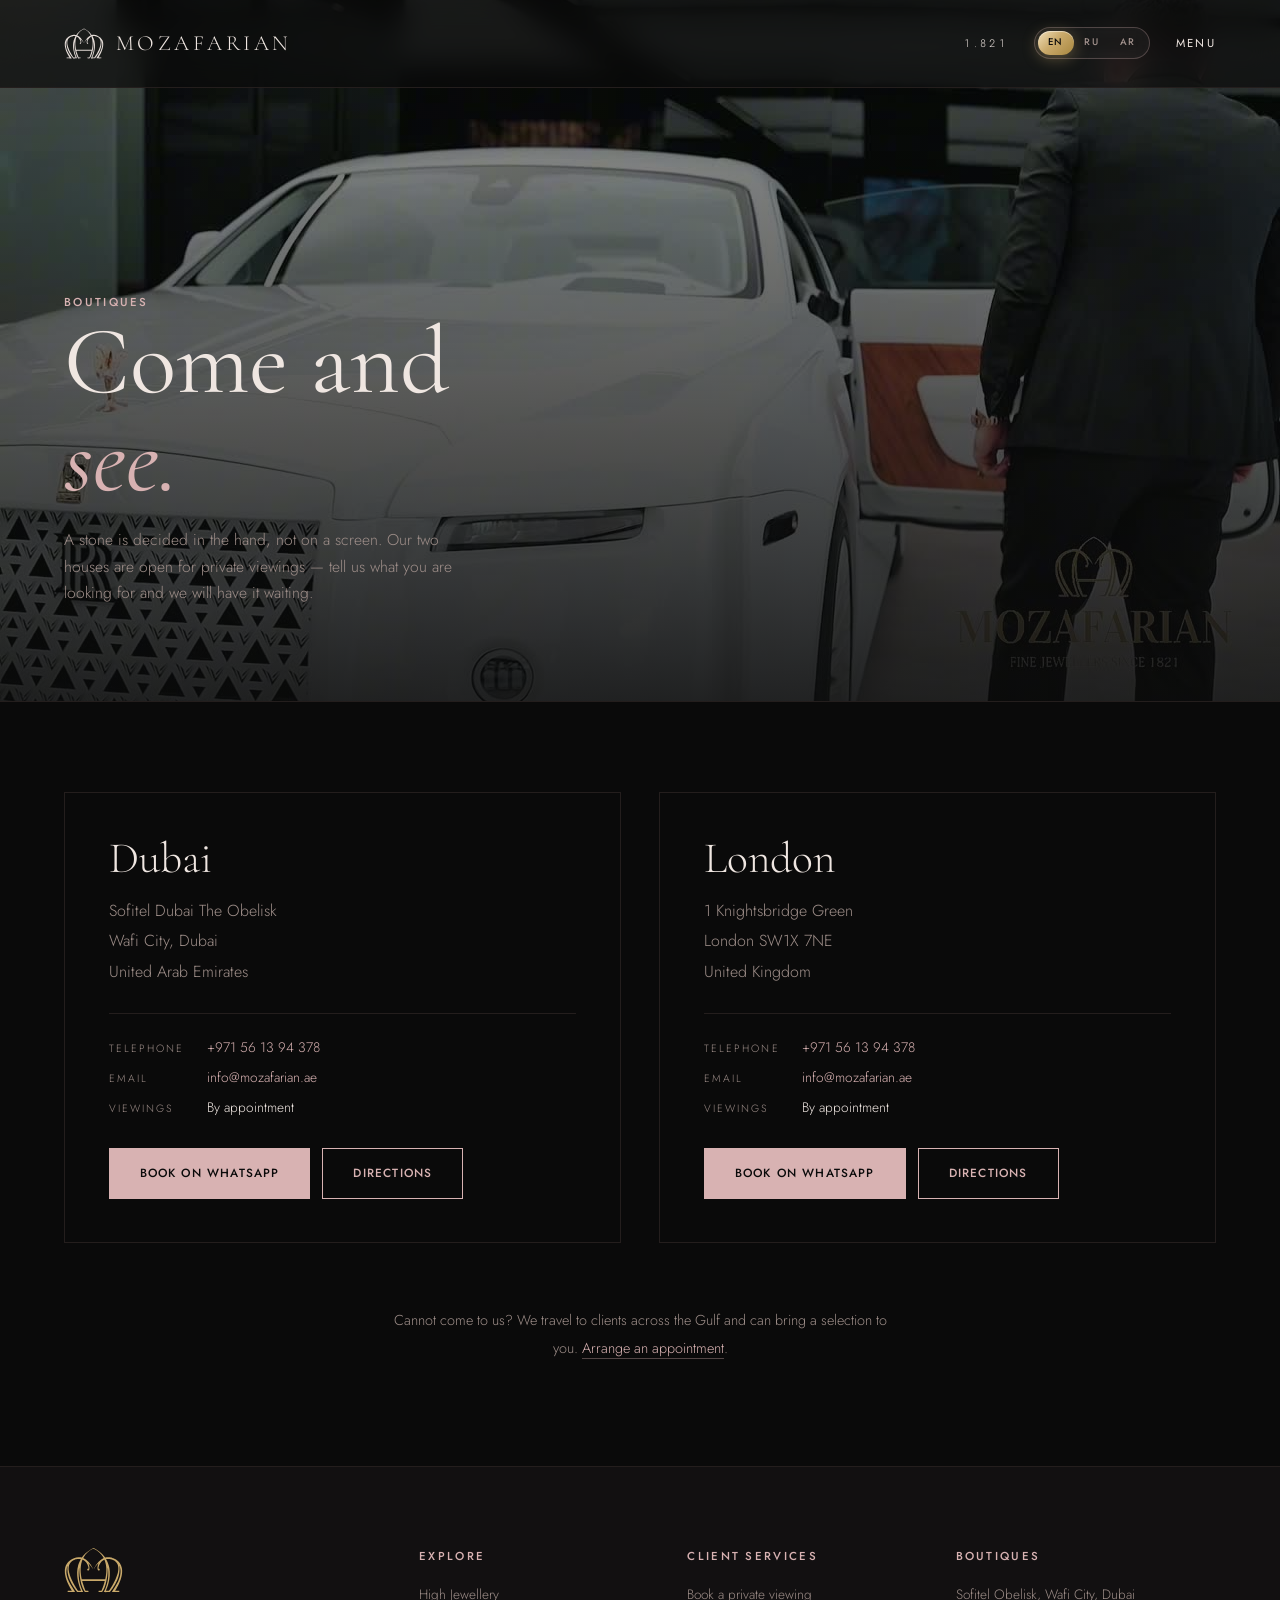
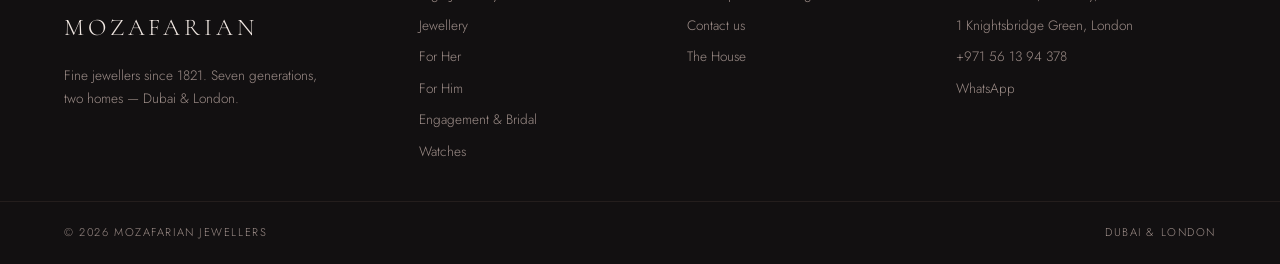
<file: boutiques.html>
<!DOCTYPE html>
<html lang="en">
<head>
<meta charset="UTF-8">
<meta name="viewport" content="width=device-width, initial-scale=1.0">
<title>Boutiques — Mozafarian · Dubai &amp; London</title>
<meta name="description" content="Visit Mozafarian — Sofitel Obelisk, Wafi City, Dubai and 1 Knightsbridge Green, London. Private viewings by appointment.">

<link rel="canonical" href="https://jakewhite-ui.github.io/mozafarian-ore/boutiques.html">
<meta property="og:type" content="website">
<meta property="og:site_name" content="Mozafarian">
<meta property="og:locale" content="en_AE">
<meta property="og:url" content="https://jakewhite-ui.github.io/mozafarian-ore/boutiques.html">
<meta property="og:title" content="Boutiques — Mozafarian · Dubai &amp; London">
<meta property="og:description" content="Visit Mozafarian — Sofitel Obelisk, Wafi City, Dubai and 1 Knightsbridge Green, London. Private viewings by appointment.">
<meta property="og:image" content="https://jakewhite-ui.github.io/mozafarian-ore/assets/og-cover.jpg">
<meta property="og:image:width" content="1200">
<meta property="og:image:height" content="630">
<meta name="twitter:card" content="summary_large_image">

<link rel="preconnect" href="https://fonts.googleapis.com">
<link rel="preconnect" href="https://fonts.gstatic.com" crossorigin>
<link href="https://fonts.googleapis.com/css2?family=Cormorant+Garamond:ital,wght@0,300;0,400;0,500;0,600;1,400&family=Jost:wght@300;400;500;600;700&display=swap" rel="stylesheet">
<link rel="stylesheet" href="./css/styles.css?v=15">
<link rel="stylesheet" href="./css/catalog.css?v=15">
<link rel="stylesheet" href="./css/i18n.css?v=15">
  <link rel="icon" href="./assets/brand/icon.svg?v=2" type="image/svg+xml">
  <link rel="icon" type="image/png" sizes="32x32" href="./assets/brand/icon-32.png?v=2">
  <link rel="icon" type="image/png" sizes="16x16" href="./assets/brand/icon-16.png?v=2">
  <link rel="apple-touch-icon" href="./assets/brand/icon-180.png?v=2">
  <meta name="theme-color" content="#0B0B0C">

<!-- Trilingual layer: EN / RU / AR. Runs before the body is parsed. -->
<script src="./js/i18n-titles.js?v=15"></script>
<script src="./js/i18n.js?v=15"></script>
</head>
<body class="catalog-page" data-page="boutiques">

  <main id="smooth-content">

    <section class="ed-hero">
      <div class="ed-hero__media"><video class="media-img" autoplay muted loop playsinline preload="metadata" poster="./assets/video/rolls-poster.jpg"><source src="./assets/video/rolls-web.mp4" type="video/mp4"></video></div>
      <div class="ed-hero__inner">
        <span class="eyebrow">Boutiques</span>
        <h1 class="ed-hero__title" data-i18n="boutiques.title">Come and <em>see.</em></h1>
        <p class="ed-hero__sub">A stone is decided in the hand, not on a screen. Our two houses are open for private viewings — tell us what you are looking for and we will have it waiting.</p>
      </div>
    </section>

    <section class="boutique-list">

      <article class="boutique-card">
        <h2 class="boutique-card__city">Dubai</h2>
        <p class="boutique-card__address">Sofitel Dubai The Obelisk<br>Wafi City, Dubai<br>United Arab Emirates</p>
        <dl class="boutique-card__meta">
          <dt>Telephone</dt><dd><a href="tel:+971561394378">+971 56 13 94 378</a></dd>
          <dt>Email</dt><dd><a href="mailto:info@mozafarian.ae">info@mozafarian.ae</a></dd>
          <dt>Viewings</dt><dd>By appointment</dd>
        </dl>
        <div class="boutique-card__actions">
          <a class="btn btn--filled" target="_blank" rel="noopener"
             href="https://wa.me/971561394378?text=Hello%20Mozafarian.%20I%20would%20like%20to%20arrange%20a%20viewing%20at%20the%20Dubai%20boutique.">Book on WhatsApp</a>
          <a class="btn btn--ghost" target="_blank" rel="noopener"
             href="https://www.google.com/maps/search/?api=1&amp;query=Sofitel+Dubai+The+Obelisk+Wafi+City">Directions</a>
        </div>
      </article>

      <article class="boutique-card">
        <h2 class="boutique-card__city">London</h2>
        <p class="boutique-card__address">1 Knightsbridge Green<br>London SW1X 7NE<br>United Kingdom</p>
        <dl class="boutique-card__meta">
          <dt>Telephone</dt><dd><a href="tel:+971561394378">+971 56 13 94 378</a></dd>
          <dt>Email</dt><dd><a href="mailto:info@mozafarian.ae">info@mozafarian.ae</a></dd>
          <dt>Viewings</dt><dd>By appointment</dd>
        </dl>
        <div class="boutique-card__actions">
          <a class="btn btn--filled" target="_blank" rel="noopener"
             href="https://wa.me/971561394378?text=Hello%20Mozafarian.%20I%20would%20like%20to%20arrange%20a%20viewing%20at%20the%20London%20boutique.">Book on WhatsApp</a>
          <a class="btn btn--ghost" target="_blank" rel="noopener"
             href="https://www.google.com/maps/search/?api=1&amp;query=1+Knightsbridge+Green+London+SW1X+7NE">Directions</a>
        </div>
      </article>

    </section>

    <section class="boutique-note">
      <p>Cannot come to us? We travel to clients across the Gulf and can bring a selection to you.
        <a target="_blank" rel="noopener" href="https://wa.me/971561394378?text=Hello%20Mozafarian.%20I%20would%20like%20to%20arrange%20a%20private%20appointment.">Arrange an appointment</a>.</p>
    </section>

  </main>

  <script src="./js/shell.js?v=15"></script>
  <script src="./js/catalog.js?v=15"></script>
</body>
</html>
</file>
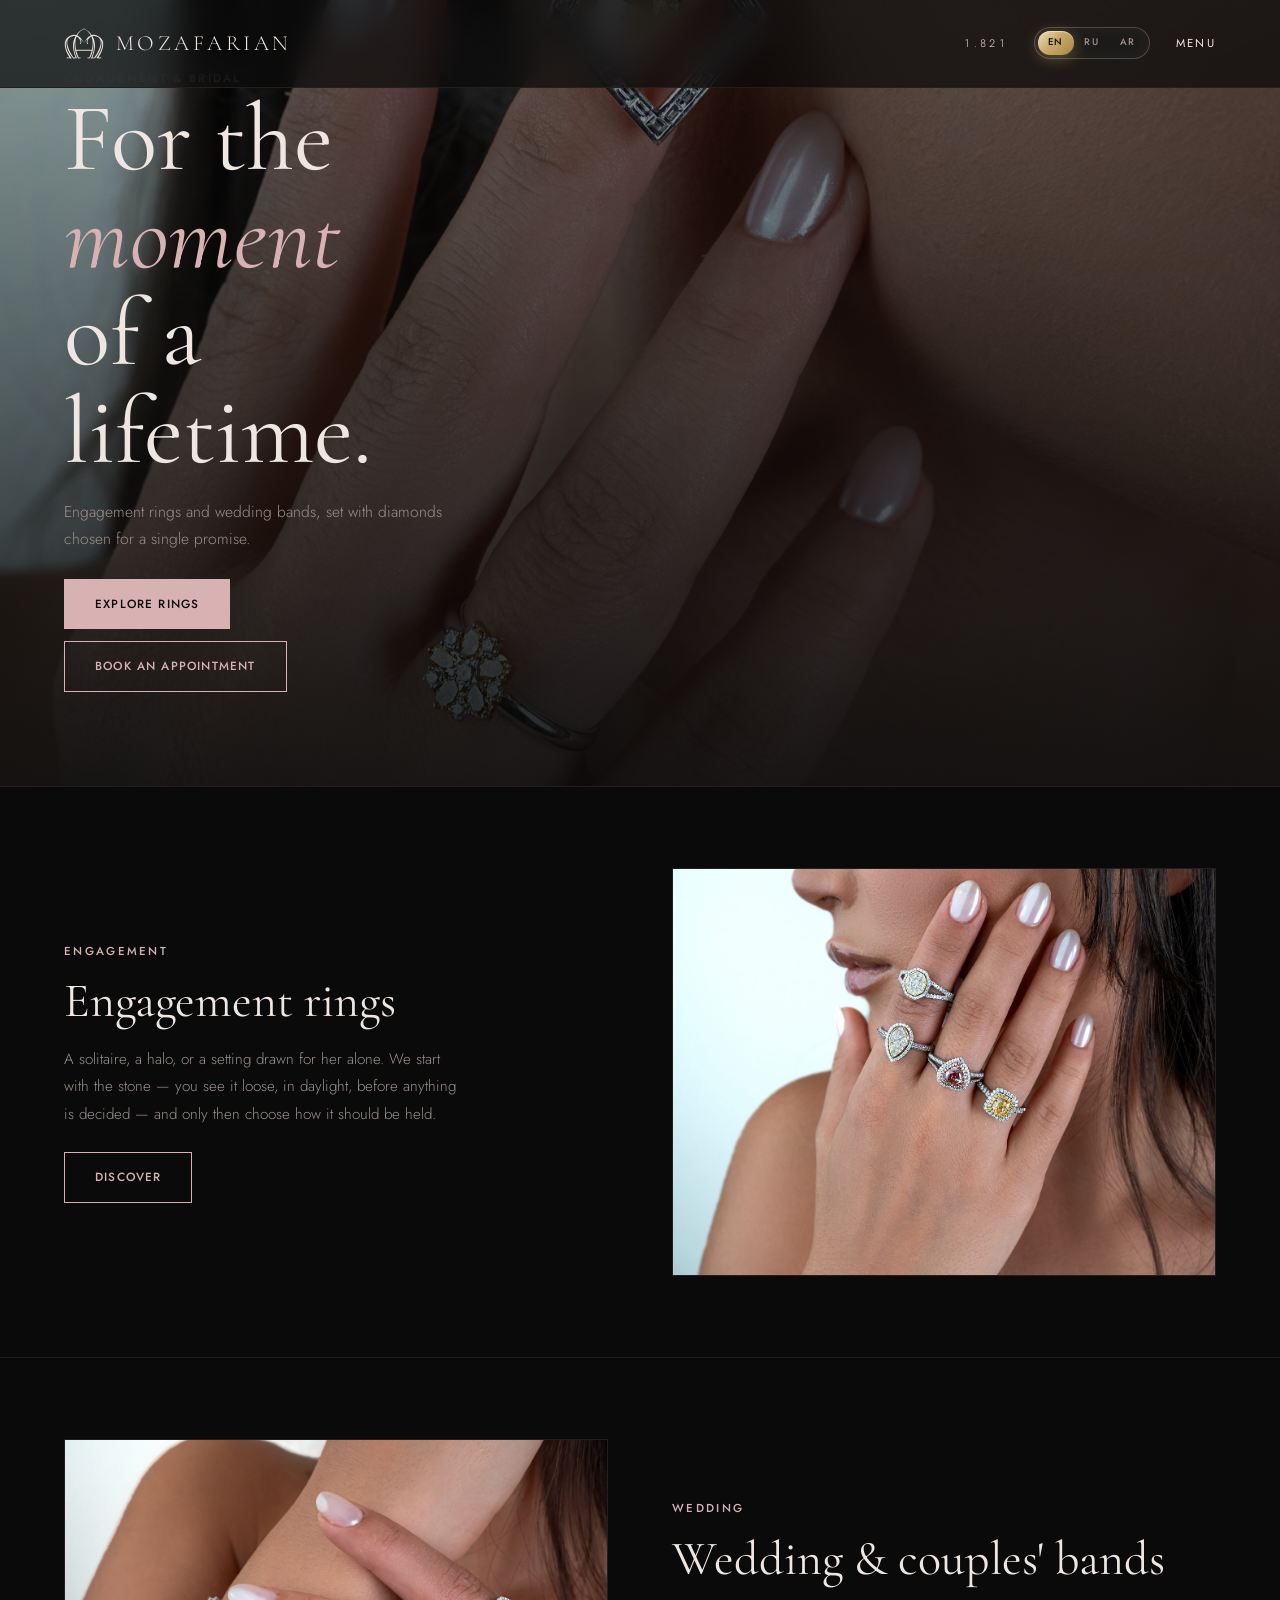
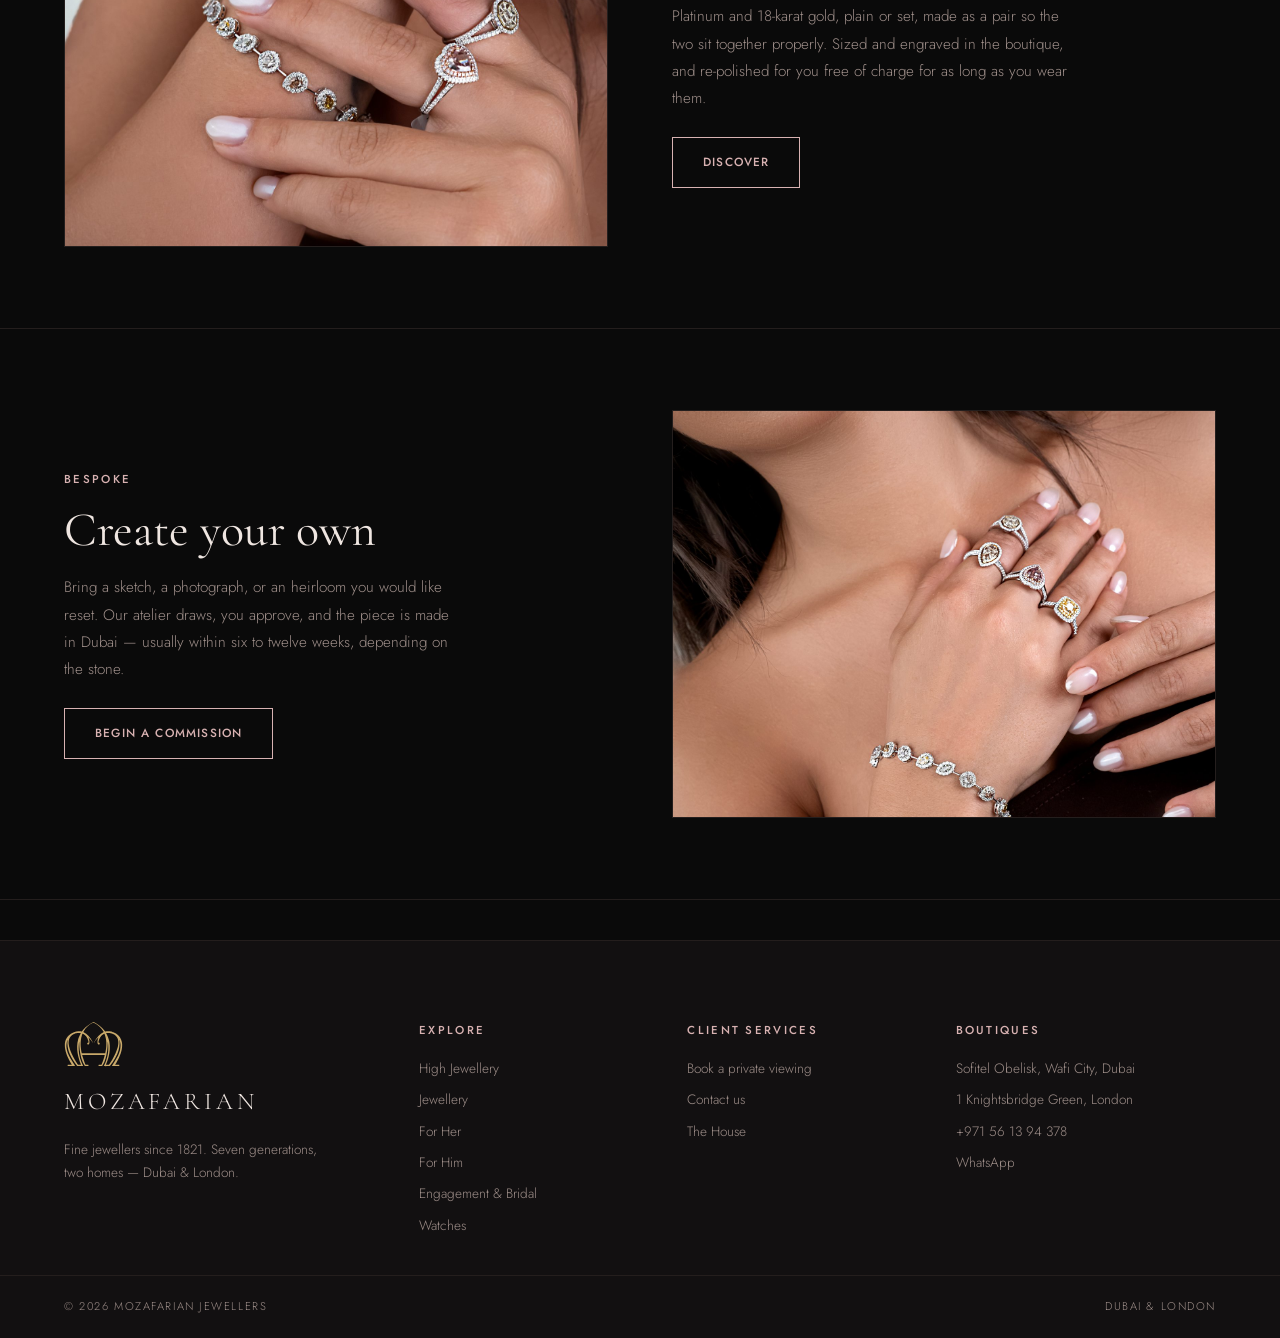
<file: bridal.html>
<!DOCTYPE html>
<html lang="en">
<head>
<meta charset="UTF-8">
<meta name="viewport" content="width=device-width, initial-scale=1.0">
<title>Engagement & Bridal — Mozafarian · Since 1821</title>
<meta name="description" content="Mozafarian engagement rings and wedding bands — the finest diamonds for the most important moments. Dubai & London.">

<link rel="canonical" href="https://jakewhite-ui.github.io/mozafarian-ore/bridal.html">
<meta property="og:type" content="website">
<meta property="og:site_name" content="Mozafarian">
<meta property="og:locale" content="en_AE">
<meta property="og:url" content="https://jakewhite-ui.github.io/mozafarian-ore/bridal.html">
<meta property="og:title" content="Engagement & Bridal — Mozafarian · Since 1821">
<meta property="og:description" content="Mozafarian engagement rings and wedding bands — the finest diamonds for the most important moments. Dubai & London.">
<meta property="og:image" content="https://jakewhite-ui.github.io/mozafarian-ore/assets/og-cover.jpg">
<meta property="og:image:width" content="1200">
<meta property="og:image:height" content="630">
<meta name="twitter:card" content="summary_large_image">

<link rel="preconnect" href="https://fonts.googleapis.com">
<link rel="preconnect" href="https://fonts.gstatic.com" crossorigin>
<link href="https://fonts.googleapis.com/css2?family=Cormorant+Garamond:ital,wght@0,300;0,400;0,500;0,600;1,400&family=Jost:wght@300;400;500;600;700&display=swap" rel="stylesheet">
<link rel="stylesheet" href="./css/styles.css?v=15">
<link rel="stylesheet" href="./css/catalog.css?v=15">
<link rel="stylesheet" href="./css/i18n.css?v=15">
  <link rel="icon" href="./assets/brand/icon.svg?v=2" type="image/svg+xml">
  <link rel="icon" type="image/png" sizes="32x32" href="./assets/brand/icon-32.png?v=2">
  <link rel="icon" type="image/png" sizes="16x16" href="./assets/brand/icon-16.png?v=2">
  <link rel="apple-touch-icon" href="./assets/brand/icon-180.png?v=2">
  <meta name="theme-color" content="#0B0B0C">

<!-- Trilingual layer: EN / RU / AR. Runs before the body is parsed. -->
<script src="./js/i18n-titles.js?v=15"></script>
<script src="./js/i18n.js?v=15"></script>
</head>
<body class="catalog-page" data-page="bridal">

  <main id="smooth-content">

    <section class="ed-hero">
      <div class="ed-hero__media"><img class="media-img" width="1600" height="2000" src="./assets/products/moz-092.jpg" alt="Engagement" loading="lazy"></div>
      <div class="ed-hero__inner">
        <span class="eyebrow">Engagement &amp; Bridal</span>
        <h1 class="ed-hero__title" data-i18n="bridal.title">For the <em>moment</em> <br>of a lifetime.</h1>
        <p class="ed-hero__sub">Engagement rings and wedding bands, set with diamonds chosen for a single promise.</p>
        <div class="ed-hero__cta">
          <a href="./shop.html?category=Rings" class="btn btn--filled">Explore rings</a>
          <a href="mailto:info@mozafarian.ae?subject=Bridal%20appointment" class="btn btn--ghost">Book an appointment</a>
        </div>
      </div>
    </section>

    <section class="ed-block">
      <div class="ed-block__media"><img class="media-img" width="1333" height="2000" src="./assets/products/moz-041.jpg" alt="Engagement rings" loading="lazy"></div>
      <div class="ed-block__body">
        <span class="eyebrow ed-block__eyebrow">Engagement</span>
        <h2 class="ed-block__title">Engagement rings</h2>
        <p class="ed-block__text">A solitaire, a halo, or a setting drawn for her alone. We start with the stone — you see it loose, in daylight, before anything is decided — and only then choose how it should be held.</p>
        <a href="./shop.html?category=Rings" class="btn btn--ghost ed-block__cta">Discover</a>
      </div>
    </section>

    <section class="ed-block">
      <div class="ed-block__media"><img class="media-img" width="1404" height="2000" src="./assets/products/moz-077.jpg" alt="Wedding bands" loading="lazy"></div>
      <div class="ed-block__body">
        <span class="eyebrow ed-block__eyebrow">Wedding</span>
        <h2 class="ed-block__title">Wedding &amp; couples' bands</h2>
        <p class="ed-block__text">Platinum and 18-karat gold, plain or set, made as a pair so the two sit together properly. Sized and engraved in the boutique, and re-polished for you free of charge for as long as you wear them.</p>
        <a href="./shop.html?category=Rings" class="btn btn--ghost ed-block__cta">Discover</a>
      </div>
    </section>

    <section class="ed-block">
      <div class="ed-block__media"><img class="media-img" width="1602" height="2000" src="./assets/products/moz-112.jpg" alt="Bespoke" loading="lazy"></div>
      <div class="ed-block__body">
        <span class="eyebrow ed-block__eyebrow">Bespoke</span>
        <h2 class="ed-block__title">Create your own</h2>
        <p class="ed-block__text">Bring a sketch, a photograph, or an heirloom you would like reset. Our atelier draws, you approve, and the piece is made in Dubai — usually within six to twelve weeks, depending on the stone.</p>
        <a href="mailto:info@mozafarian.ae?subject=Bespoke%20enquiry" class="btn btn--ghost ed-block__cta">Begin a commission</a>
      </div>
    </section>

  </main>

  <script src="./js/shell.js?v=15"></script>
  <script src="./js/catalog.js?v=15"></script>
</body>
</html>
</file>
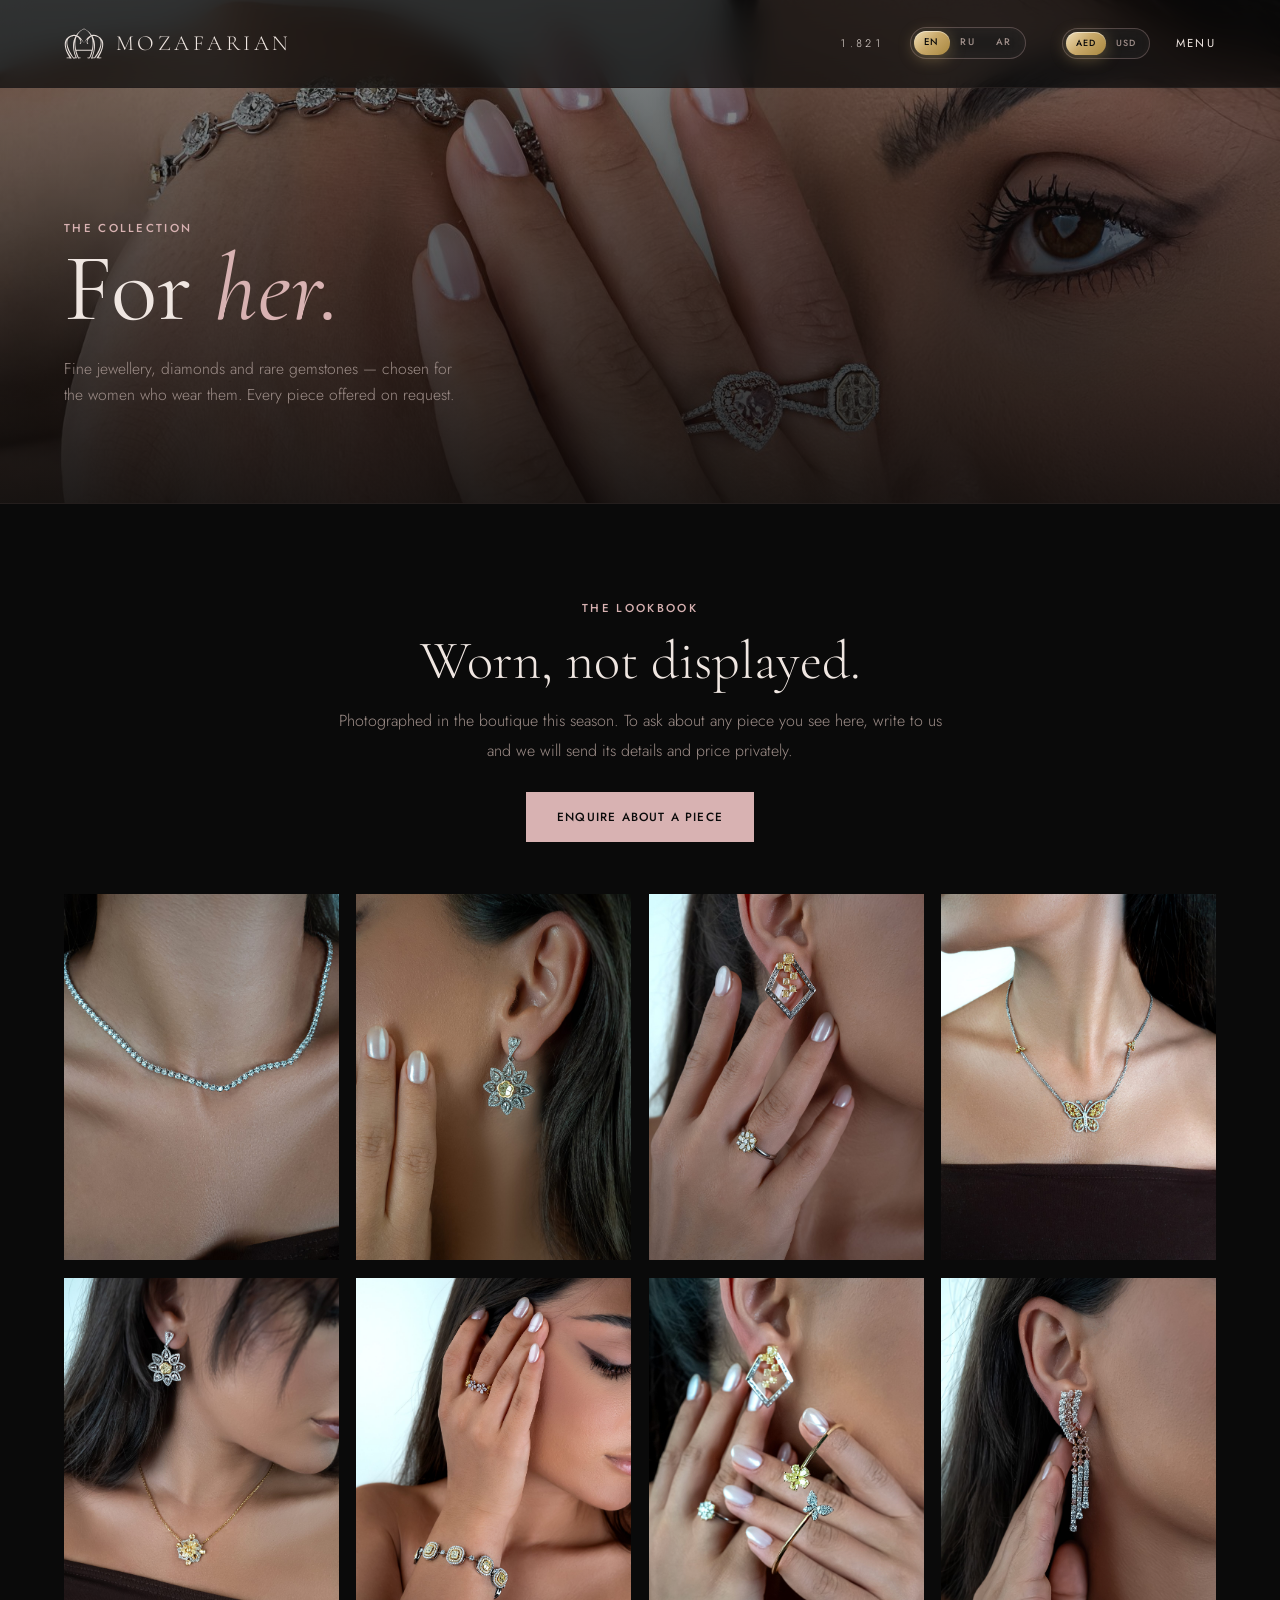
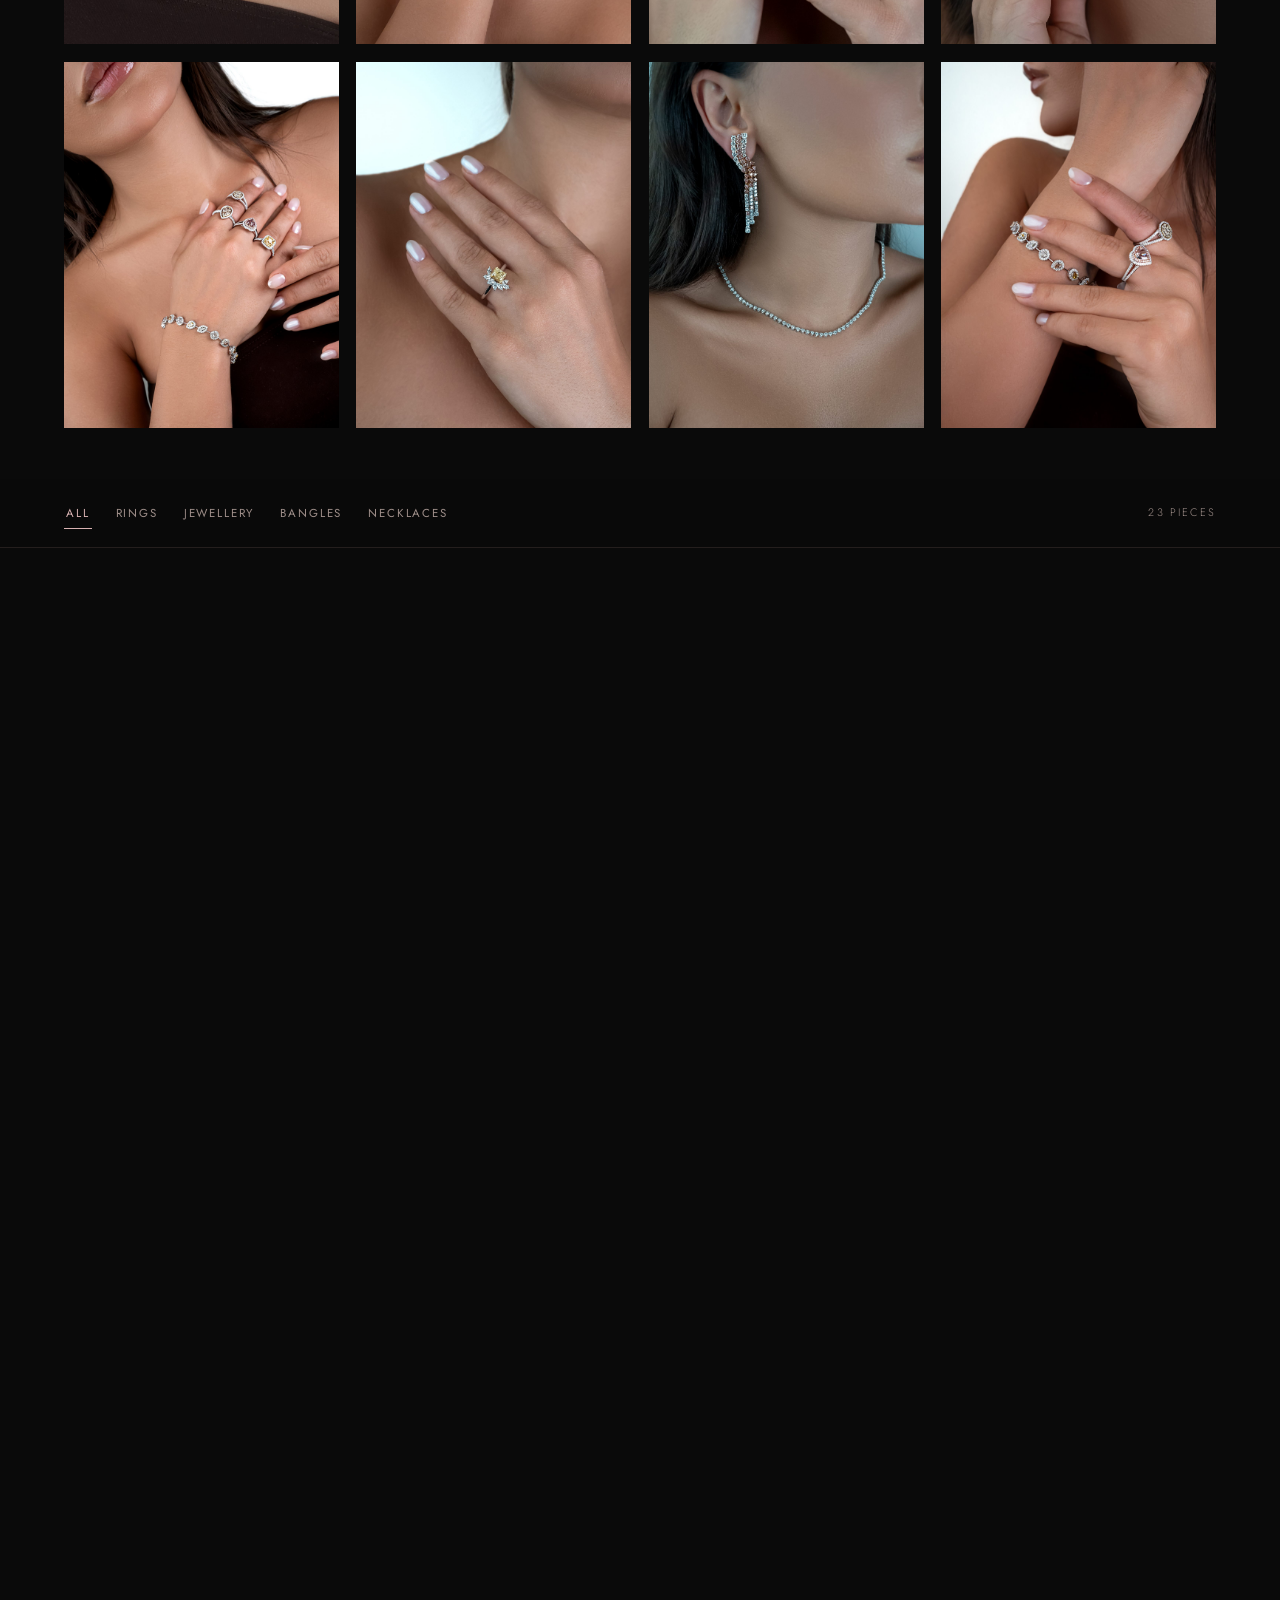
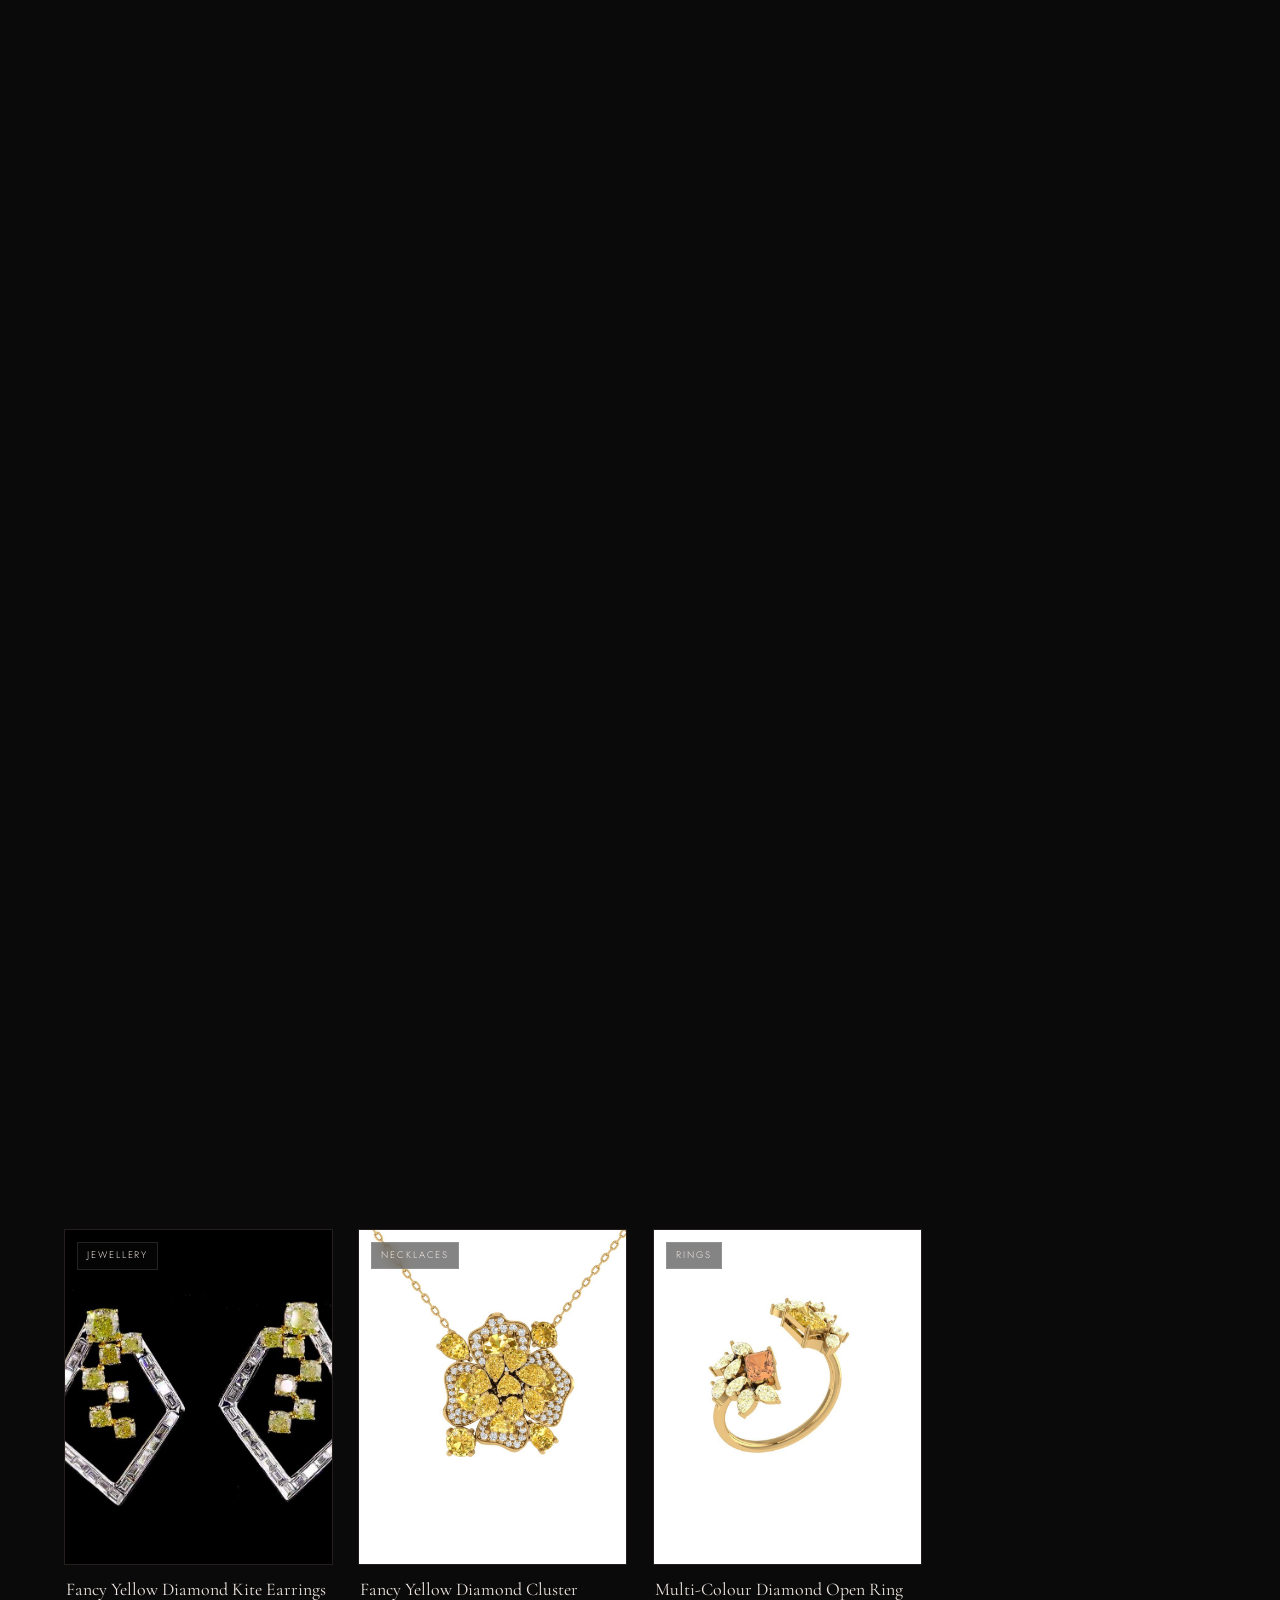
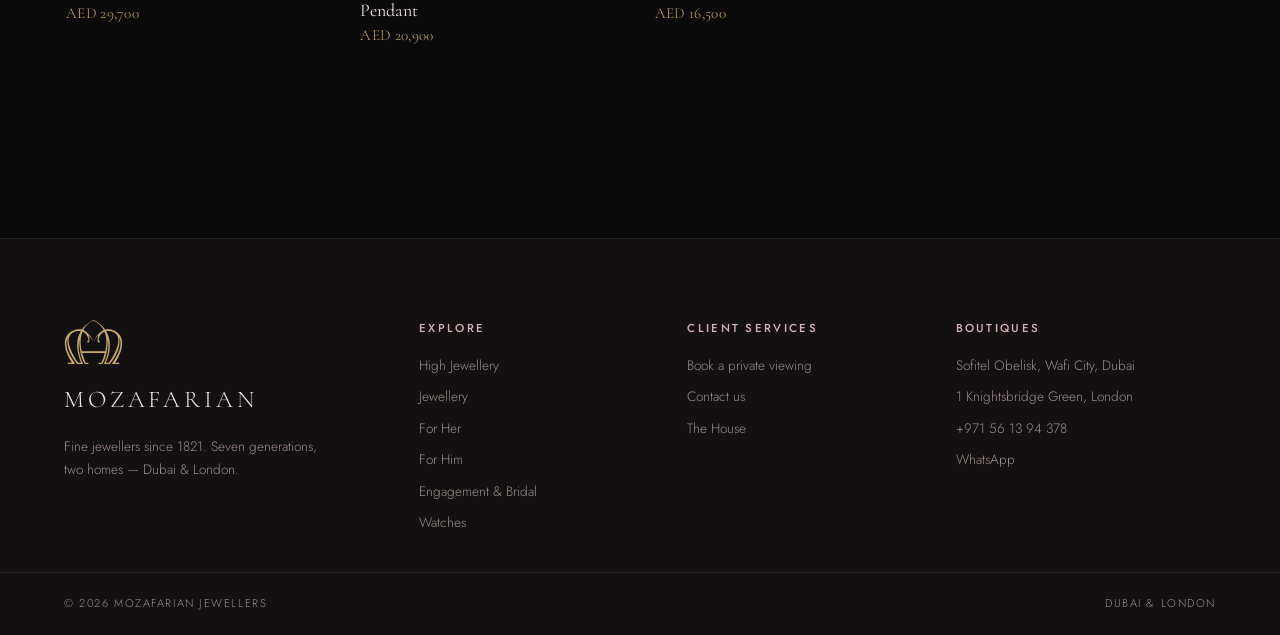
<file: for-her.html>
<!DOCTYPE html>
<html lang="en">
<head>
<meta charset="UTF-8">
<meta name="viewport" content="width=device-width, initial-scale=1.0">
<title>For Her — Mozafarian · Fine Jewellers Since 1821</title>
<meta name="description" content="The For Her collection at Mozafarian — fine jewellery, diamonds and rare gemstones. Dubai & London.">

<link rel="canonical" href="https://jakewhite-ui.github.io/mozafarian-ore/for-her.html">
<meta property="og:type" content="website">
<meta property="og:site_name" content="Mozafarian">
<meta property="og:locale" content="en_AE">
<meta property="og:url" content="https://jakewhite-ui.github.io/mozafarian-ore/for-her.html">
<meta property="og:title" content="For Her — Mozafarian · Fine Jewellers Since 1821">
<meta property="og:description" content="The For Her collection at Mozafarian — fine jewellery, diamonds and rare gemstones. Dubai & London.">
<meta property="og:image" content="https://jakewhite-ui.github.io/mozafarian-ore/assets/og-cover.jpg">
<meta property="og:image:width" content="1200">
<meta property="og:image:height" content="630">
<meta name="twitter:card" content="summary_large_image">

<link rel="preconnect" href="https://fonts.googleapis.com">
<link rel="preconnect" href="https://fonts.gstatic.com" crossorigin>
<link href="https://fonts.googleapis.com/css2?family=Cormorant+Garamond:ital,wght@0,300;0,400;0,500;0,600;1,400&family=Jost:wght@300;400;500;600;700&display=swap" rel="stylesheet">
<link rel="stylesheet" href="./css/styles.css?v=15">
<link rel="stylesheet" href="./css/catalog.css?v=15">
<link rel="stylesheet" href="./css/i18n.css?v=15">
  <link rel="icon" href="./assets/brand/icon.svg?v=2" type="image/svg+xml">
  <link rel="icon" type="image/png" sizes="32x32" href="./assets/brand/icon-32.png?v=2">
  <link rel="icon" type="image/png" sizes="16x16" href="./assets/brand/icon-16.png?v=2">
  <link rel="apple-touch-icon" href="./assets/brand/icon-180.png?v=2">
  <meta name="theme-color" content="#0B0B0C">

<!-- Trilingual layer: EN / RU / AR. Runs before the body is parsed. -->
<script src="./js/i18n-titles.js?v=15"></script>
<script src="./js/i18n.js?v=15"></script>
</head>
<body class="catalog-page" data-page="jewellery" data-gender="her">

  <main id="smooth-content">

    <section class="ed-hero ed-hero--collection">
      <div class="ed-hero__media"><img class="media-img" width="1600" height="2000" src="./assets/products/moz-110.jpg" alt="For Her" loading="eager"></div>
      <div class="ed-hero__inner">
        <span class="eyebrow">The Collection</span>
        <h1 class="ed-hero__title" data-i18n="forher.title">For <em>her.</em></h1>
        <p class="ed-hero__sub">Fine jewellery, diamonds and rare gemstones — chosen for the women who wear them. Every piece offered on request.</p>
      </div>
    </section>

    <!-- LOOKBOOK — photographed on the client, pieces offered on request -->
    <section class="lookbook">
      <div class="lookbook__head">
        <span class="eyebrow">The Lookbook</span>
        <h2 class="lookbook__title">Worn, not displayed.</h2>
        <p class="lookbook__sub">Photographed in the boutique this season. To ask about any piece you see here, write to us and we will send its details and price privately.</p>
        <a href="mailto:info@mozafarian.ae?subject=Mozafarian%20%E2%80%94%20For%20Her%20enquiry" class="btn btn--filled">Enquire about a piece</a>
      </div>
      <div class="lookbook__grid">
        <figure class="lookbook__item"><img width="1600" height="2000" src="./assets/products/moz-102.jpg" alt="Diamond riviere necklace" loading="lazy"></figure>
        <figure class="lookbook__item"><img width="1600" height="2000" src="./assets/products/moz-115.jpg" alt="Diamond flower earrings" loading="lazy"></figure>
        <figure class="lookbook__item"><img width="1600" height="2000" src="./assets/products/moz-092.jpg" alt="Diamond ring" loading="lazy"></figure>
        <figure class="lookbook__item"><img width="1600" height="2000" src="./assets/products/moz-101.jpg" alt="Pendant necklace" loading="lazy"></figure>
        <figure class="lookbook__item"><img width="1600" height="2000" src="./assets/products/moz-054.jpg" alt="Diamond earrings" loading="lazy"></figure>
        <figure class="lookbook__item"><img width="1600" height="2000" src="./assets/products/moz-109.jpg" alt="Bracelet and rings" loading="lazy"></figure>
        <figure class="lookbook__item"><img width="1600" height="2000" src="./assets/products/moz-088.jpg" alt="Coloured gemstone rings" loading="lazy"></figure>
        <figure class="lookbook__item"><img width="1600" height="2000" src="./assets/products/moz-032.jpg" alt="Diamond drop earrings" loading="lazy"></figure>
        <figure class="lookbook__item"><img width="1602" height="2000" src="./assets/products/moz-112.jpg" alt="Bracelet and rings" loading="lazy"></figure>
        <figure class="lookbook__item"><img width="1600" height="2000" src="./assets/products/moz-047.jpg" alt="Diamond ring" loading="lazy"></figure>
        <figure class="lookbook__item"><img width="1600" height="2000" src="./assets/products/moz-097.jpg" alt="Necklace" loading="lazy"></figure>
        <figure class="lookbook__item"><img width="1404" height="2000" src="./assets/products/moz-077.jpg" alt="Rings" loading="lazy"></figure>
      </div>
    </section>

    <div class="cat-filters" id="catFilters">
      <span class="cat-count" id="catCount">&nbsp;</span>
    </div>

    <div class="cat-grid" id="catGrid">
      <div class="cat-loading">Loading the collection…</div>
    </div>
    <div class="cat-more" id="catMore"></div>

  </main>

  <script src="./js/shell.js?v=15"></script>
  <script src="./js/catalog.js?v=15"></script>
</body>
</html>
</file>
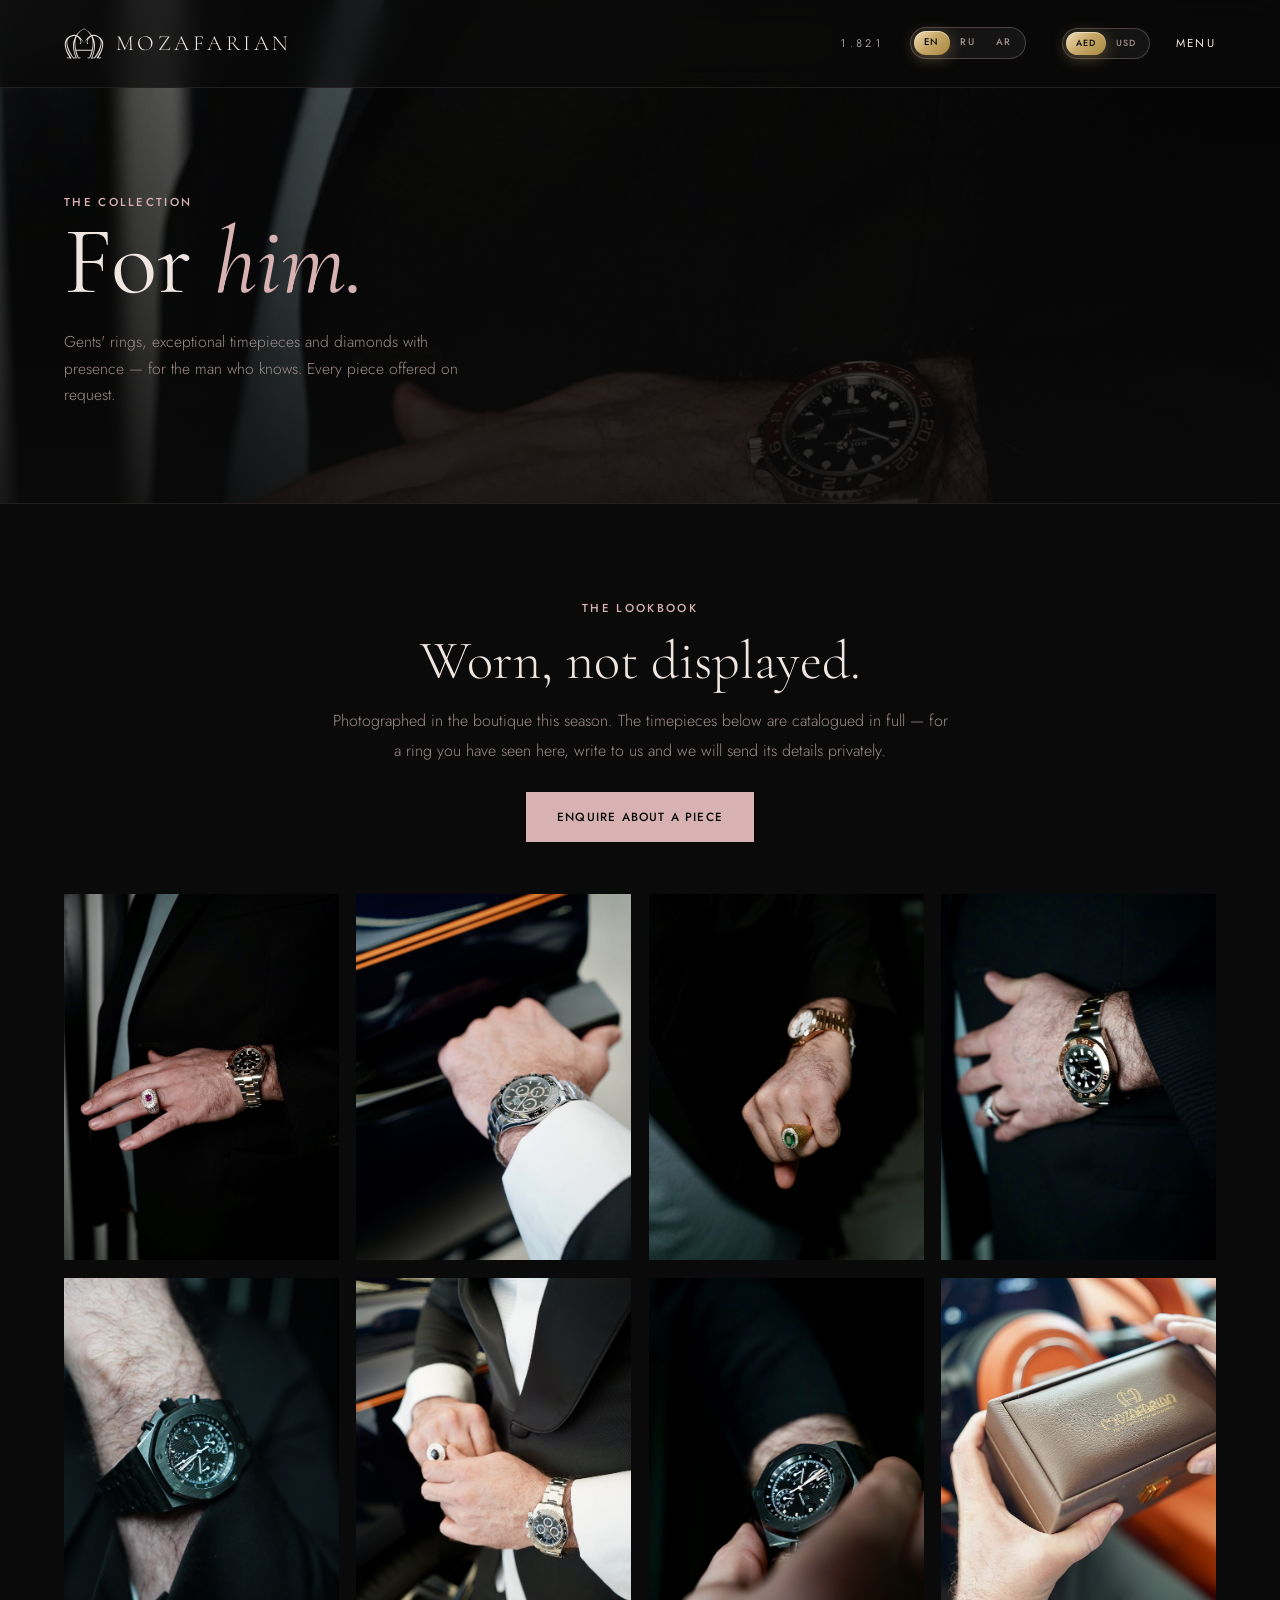
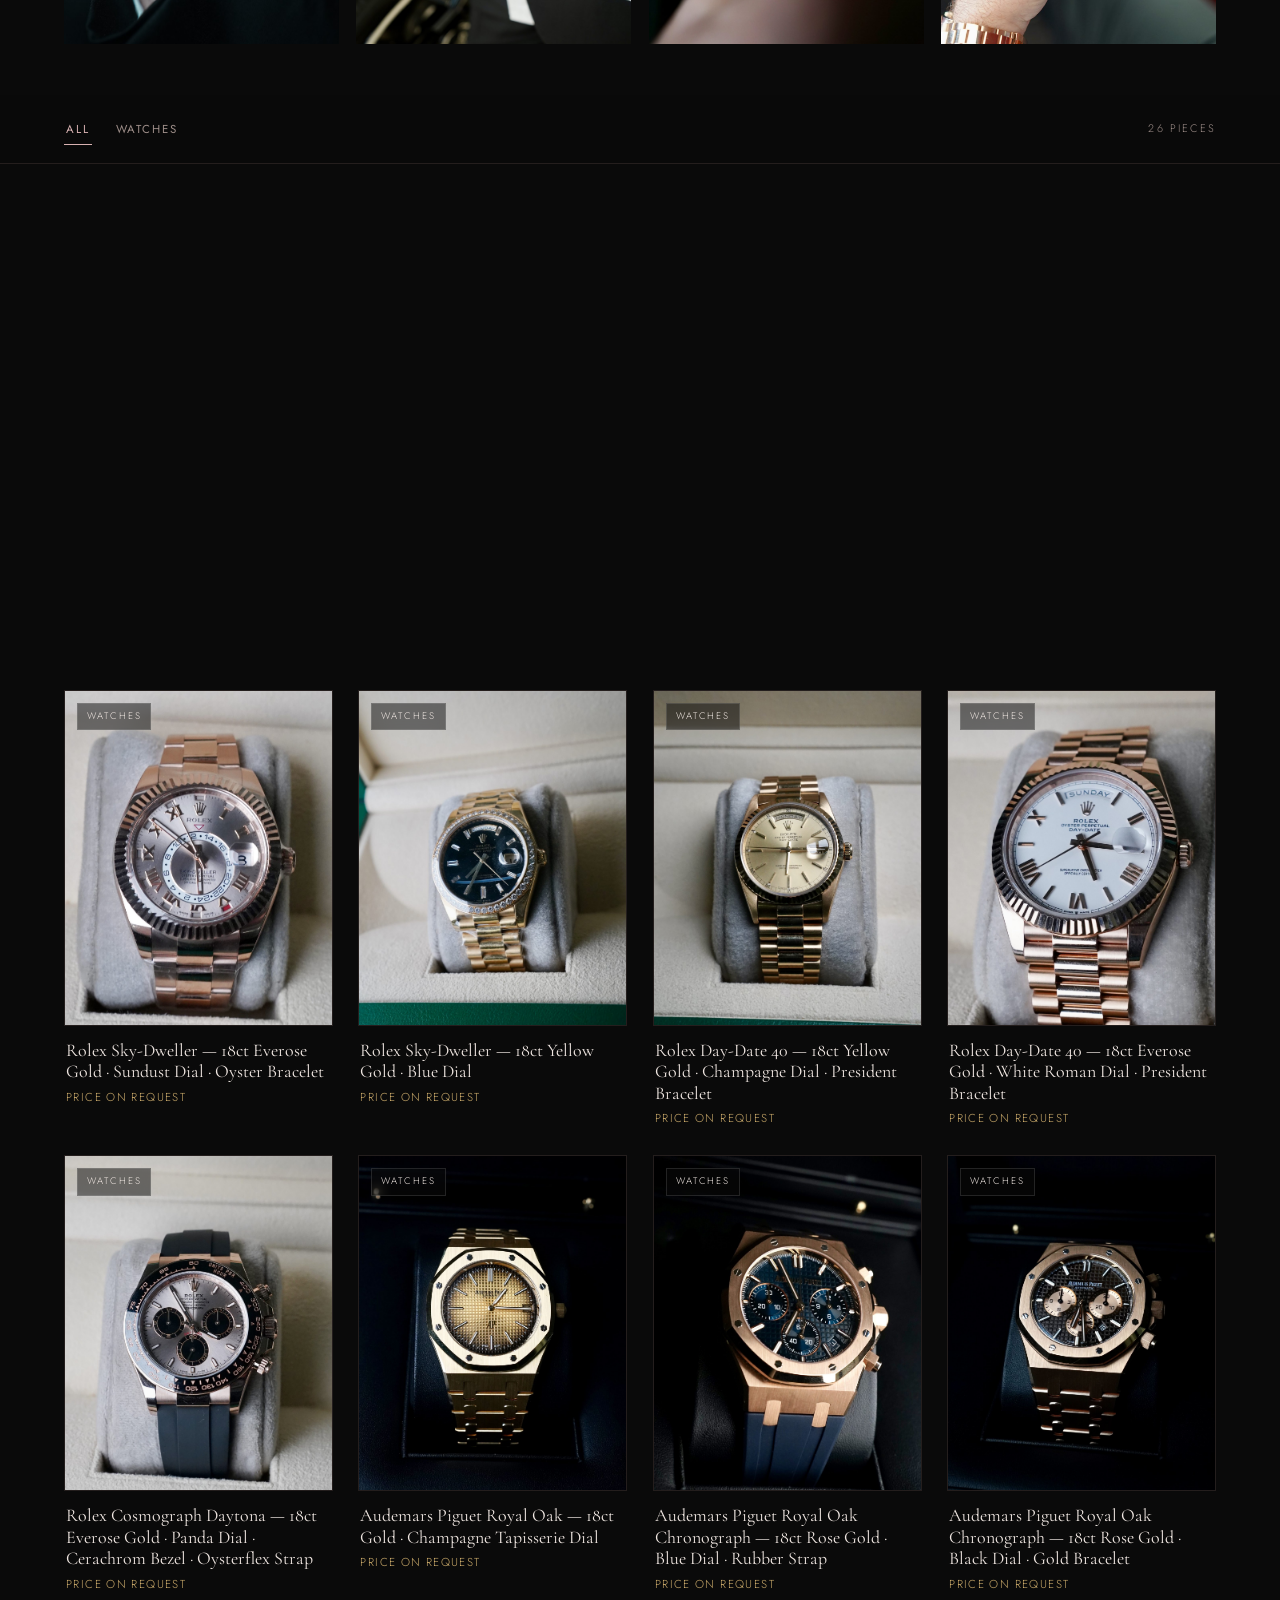
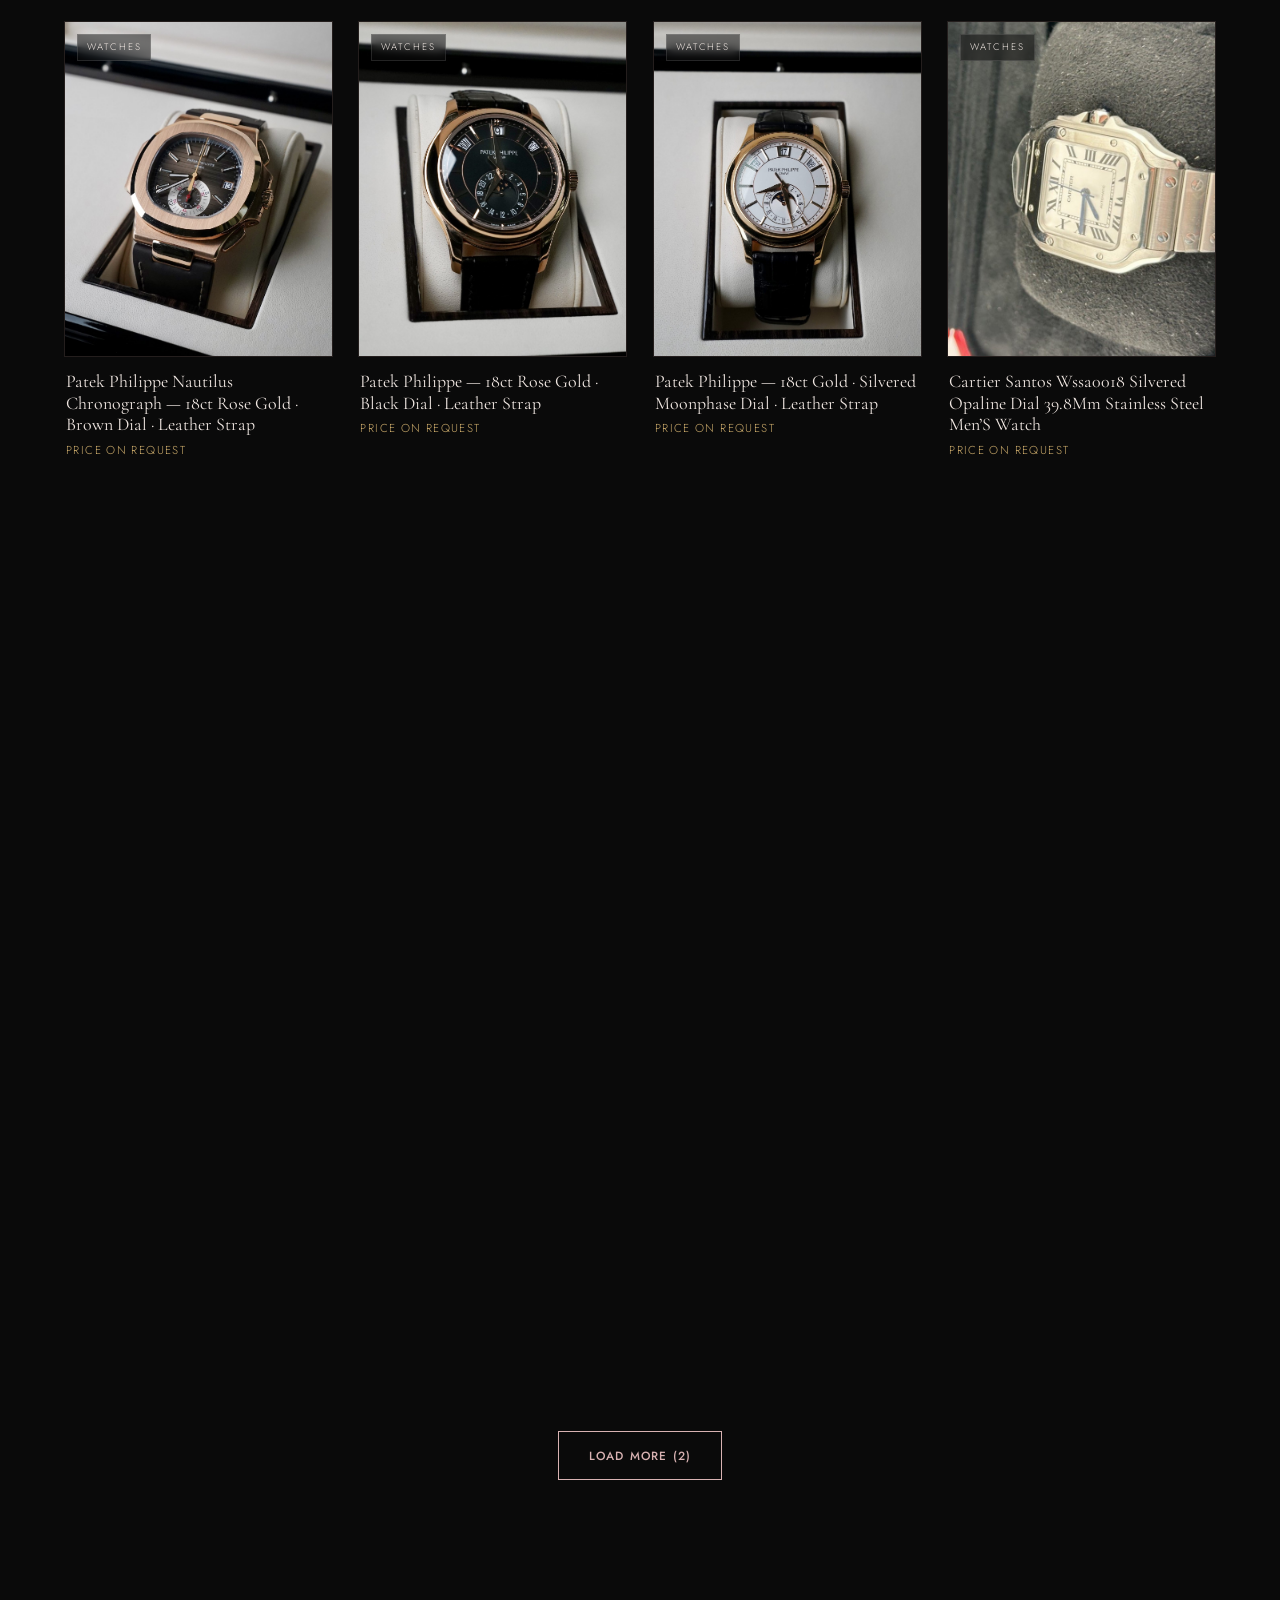
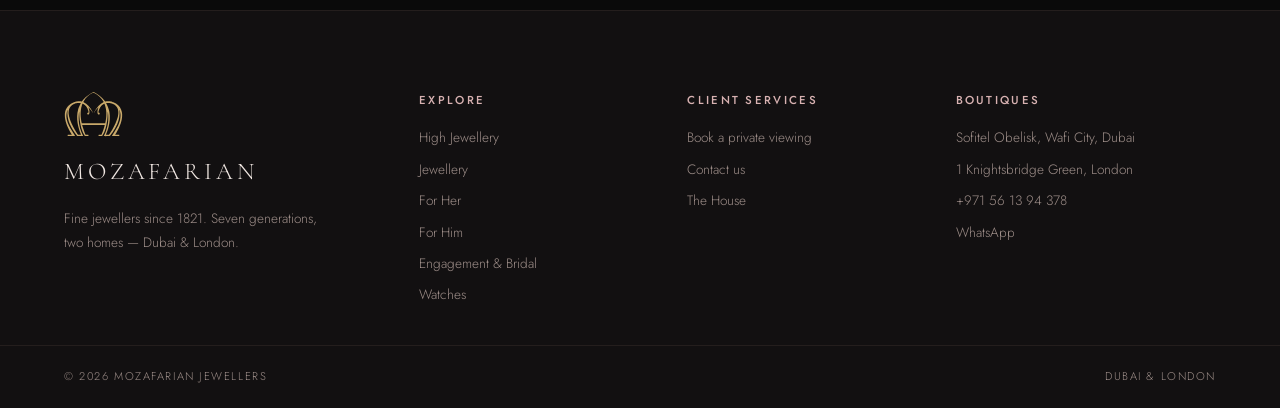
<file: for-him.html>
<!DOCTYPE html>
<html lang="en">
<head>
<meta charset="UTF-8">
<meta name="viewport" content="width=device-width, initial-scale=1.0">
<title>For Him — Mozafarian · Fine Jewellers Since 1821</title>
<meta name="description" content="The For Him collection at Mozafarian — gents' rings, fine timepieces and diamonds. Dubai & London.">

<link rel="canonical" href="https://jakewhite-ui.github.io/mozafarian-ore/for-him.html">
<meta property="og:type" content="website">
<meta property="og:site_name" content="Mozafarian">
<meta property="og:locale" content="en_AE">
<meta property="og:url" content="https://jakewhite-ui.github.io/mozafarian-ore/for-him.html">
<meta property="og:title" content="For Him — Mozafarian · Fine Jewellers Since 1821">
<meta property="og:description" content="The For Him collection at Mozafarian — gents' rings, fine timepieces and diamonds. Dubai & London.">
<meta property="og:image" content="https://jakewhite-ui.github.io/mozafarian-ore/assets/og-cover.jpg">
<meta property="og:image:width" content="1200">
<meta property="og:image:height" content="630">
<meta name="twitter:card" content="summary_large_image">

<link rel="preconnect" href="https://fonts.googleapis.com">
<link rel="preconnect" href="https://fonts.gstatic.com" crossorigin>
<link href="https://fonts.googleapis.com/css2?family=Cormorant+Garamond:ital,wght@0,300;0,400;0,500;0,600;1,400&family=Jost:wght@300;400;500;600;700&display=swap" rel="stylesheet">
<link rel="stylesheet" href="./css/styles.css?v=15">
<link rel="stylesheet" href="./css/catalog.css?v=15">
<link rel="stylesheet" href="./css/i18n.css?v=15">
  <link rel="icon" href="./assets/brand/icon.svg?v=2" type="image/svg+xml">
  <link rel="icon" type="image/png" sizes="32x32" href="./assets/brand/icon-32.png?v=2">
  <link rel="icon" type="image/png" sizes="16x16" href="./assets/brand/icon-16.png?v=2">
  <link rel="apple-touch-icon" href="./assets/brand/icon-180.png?v=2">
  <meta name="theme-color" content="#0B0B0C">

<!-- Trilingual layer: EN / RU / AR. Runs before the body is parsed. -->
<script src="./js/i18n-titles.js?v=15"></script>
<script src="./js/i18n.js?v=15"></script>
</head>
<body class="catalog-page" data-page="jewellery" data-gender="him">

  <main id="smooth-content">

    <section class="ed-hero ed-hero--collection">
      <div class="ed-hero__media"><img class="media-img" width="1333" height="2000" src="./assets/products/moz-100.jpg" alt="For Him" loading="eager"></div>
      <div class="ed-hero__inner">
        <span class="eyebrow">The Collection</span>
        <h1 class="ed-hero__title" data-i18n="forhim.title">For <em>him.</em></h1>
        <p class="ed-hero__sub">Gents' rings, exceptional timepieces and diamonds with presence — for the man who knows. Every piece offered on request.</p>
      </div>
    </section>

    <!-- LOOKBOOK — photographed on the client, pieces offered on request -->
    <section class="lookbook">
      <div class="lookbook__head">
        <span class="eyebrow">The Lookbook</span>
        <h2 class="lookbook__title">Worn, not displayed.</h2>
        <p class="lookbook__sub">Photographed in the boutique this season. The timepieces below are catalogued in full — for a ring you have seen here, write to us and we will send its details privately.</p>
        <a href="mailto:info@mozafarian.ae?subject=Mozafarian%20%E2%80%94%20For%20Him%20enquiry" class="btn btn--filled">Enquire about a piece</a>
      </div>
      <div class="lookbook__grid">
        <figure class="lookbook__item"><img width="1333" height="2000" src="./assets/products/moz-100.jpg" alt="Gents ring" loading="lazy"></figure>
        <figure class="lookbook__item"><img width="1333" height="2000" src="./assets/products/moz-111.jpg" alt="Timepiece on the wrist" loading="lazy"></figure>
        <figure class="lookbook__item"><img width="1333" height="2000" src="./assets/products/moz-107.jpg" alt="Gents ring with emerald" loading="lazy"></figure>
        <figure class="lookbook__item"><img width="1333" height="2000" src="./assets/products/moz-114.jpg" alt="Timepiece and ring" loading="lazy"></figure>
        <figure class="lookbook__item"><img width="1333" height="2000" src="./assets/products/moz-050.jpg" alt="Gents ring" loading="lazy"></figure>
        <figure class="lookbook__item"><img width="1333" height="2000" src="./assets/products/moz-046.jpg" alt="Timepiece on the wrist" loading="lazy"></figure>
        <figure class="lookbook__item"><img width="1333" height="2000" src="./assets/products/moz-058.jpg" alt="Gents jewellery" loading="lazy"></figure>
        <figure class="lookbook__item"><img width="2000" height="1333" src="./assets/products/moz-033.jpg" alt="Timepiece" loading="lazy"></figure>
      </div>
    </section>

    <div class="cat-filters" id="catFilters">
      <span class="cat-count" id="catCount">&nbsp;</span>
    </div>

    <div class="cat-grid" id="catGrid">
      <div class="cat-loading">Loading the collection…</div>
    </div>
    <div class="cat-more" id="catMore"></div>

  </main>

  <script src="./js/shell.js?v=15"></script>
  <script src="./js/catalog.js?v=15"></script>
</body>
</html>
</file>
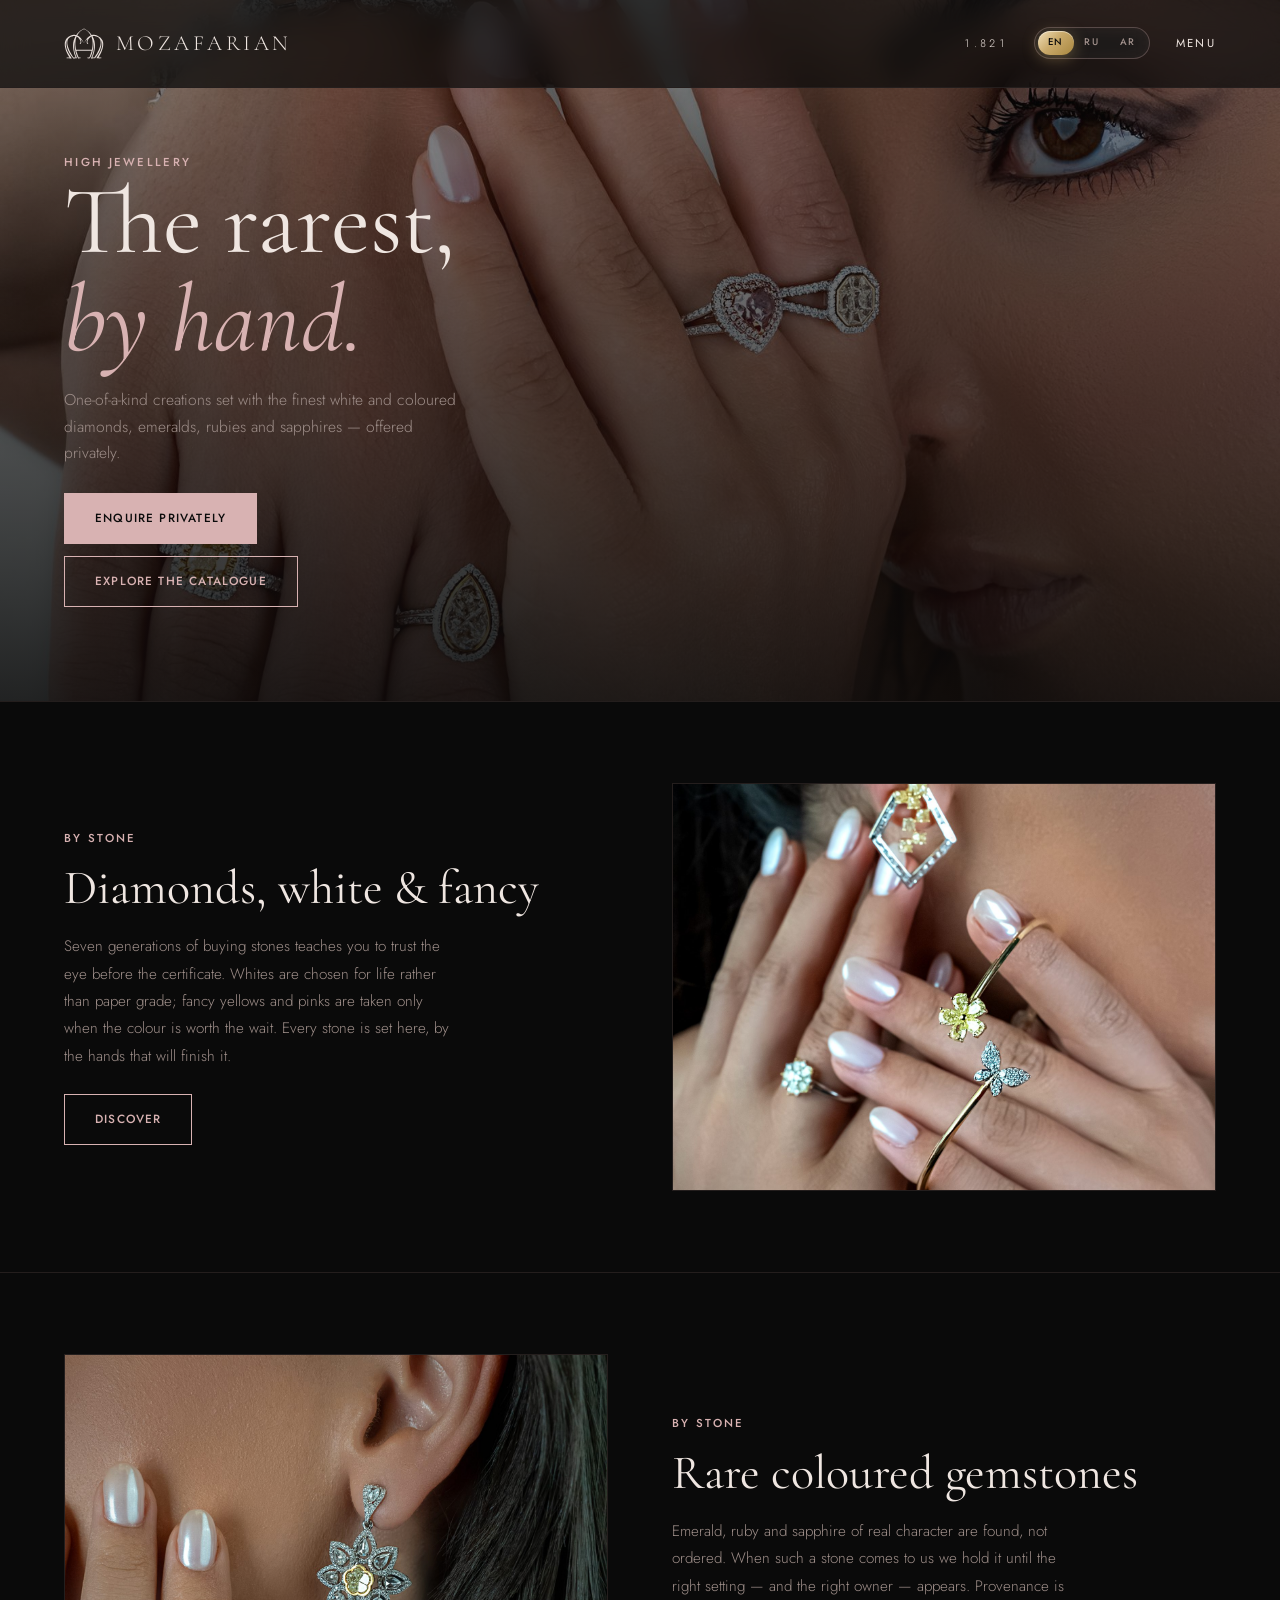
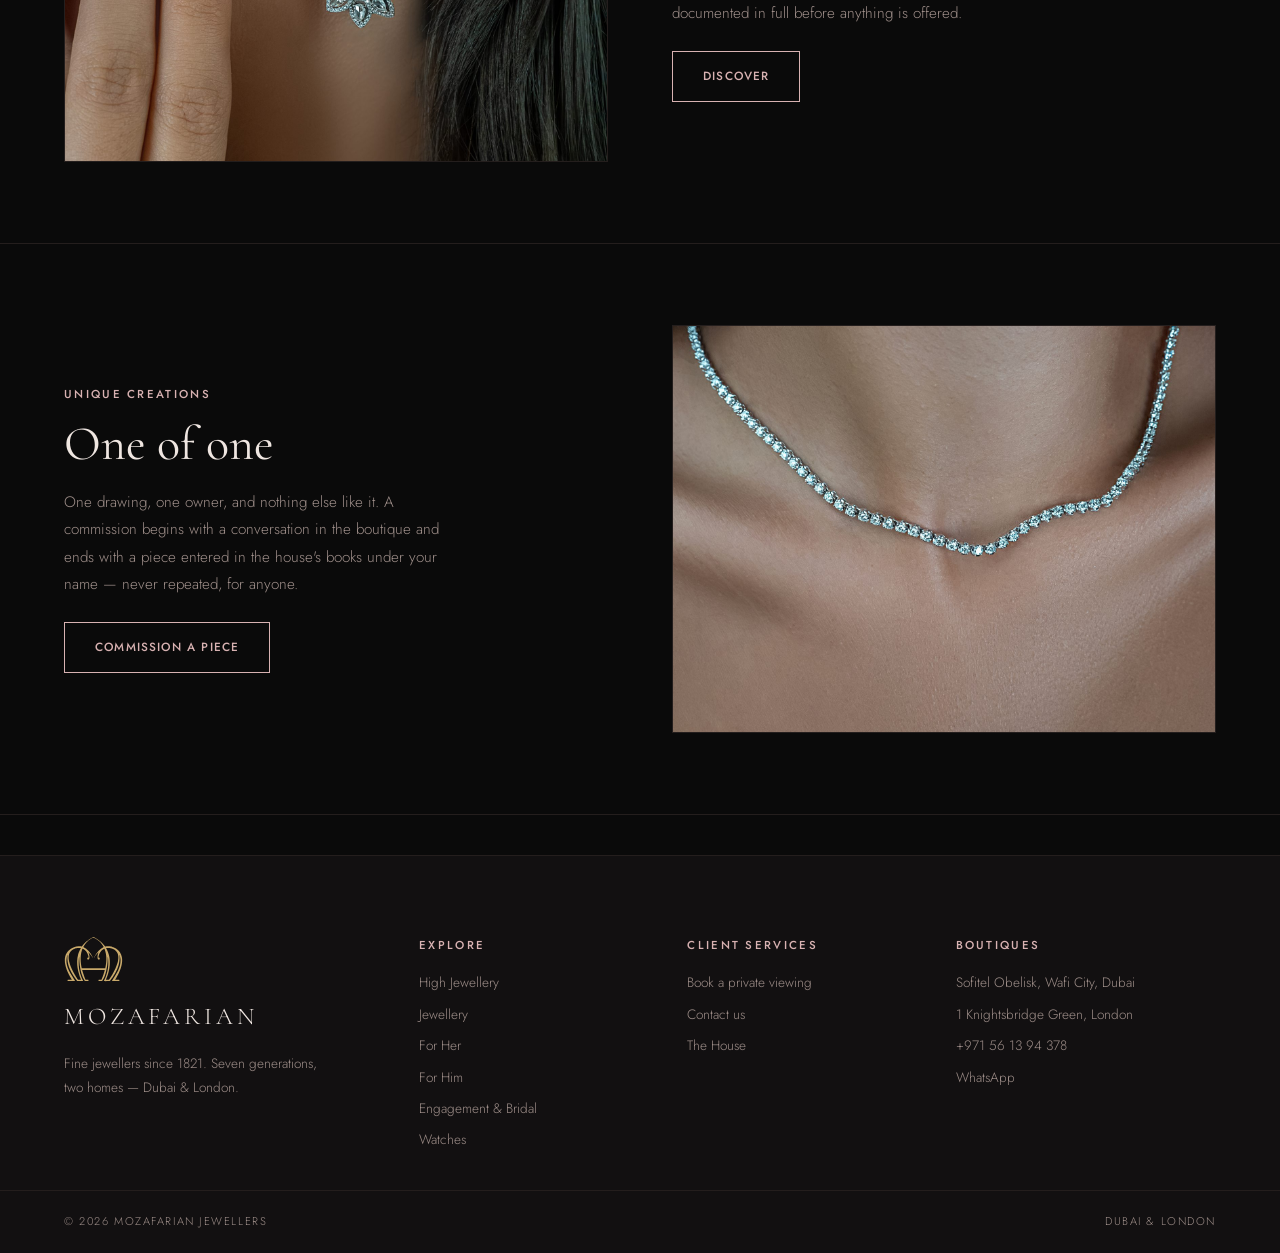
<file: high-jewellery.html>
<!DOCTYPE html>
<html lang="en">
<head>
<meta charset="UTF-8">
<meta name="viewport" content="width=device-width, initial-scale=1.0">
<title>High Jewellery — Mozafarian · Since 1821</title>
<meta name="description" content="Mozafarian High Jewellery — the finest diamonds, rare coloured gemstones and one-of-a-kind creations. Dubai & London.">

<link rel="canonical" href="https://jakewhite-ui.github.io/mozafarian-ore/high-jewellery.html">
<meta property="og:type" content="website">
<meta property="og:site_name" content="Mozafarian">
<meta property="og:locale" content="en_AE">
<meta property="og:url" content="https://jakewhite-ui.github.io/mozafarian-ore/high-jewellery.html">
<meta property="og:title" content="High Jewellery — Mozafarian · Since 1821">
<meta property="og:description" content="Mozafarian High Jewellery — the finest diamonds, rare coloured gemstones and one-of-a-kind creations. Dubai & London.">
<meta property="og:image" content="https://jakewhite-ui.github.io/mozafarian-ore/assets/og-cover.jpg">
<meta property="og:image:width" content="1200">
<meta property="og:image:height" content="630">
<meta name="twitter:card" content="summary_large_image">

<link rel="preconnect" href="https://fonts.googleapis.com">
<link rel="preconnect" href="https://fonts.gstatic.com" crossorigin>
<link href="https://fonts.googleapis.com/css2?family=Cormorant+Garamond:ital,wght@0,300;0,400;0,500;0,600;1,400&family=Jost:wght@300;400;500;600;700&display=swap" rel="stylesheet">
<link rel="stylesheet" href="./css/styles.css?v=15">
<link rel="stylesheet" href="./css/catalog.css?v=15">
<link rel="stylesheet" href="./css/i18n.css?v=15">
  <link rel="icon" href="./assets/brand/icon.svg?v=2" type="image/svg+xml">
  <link rel="icon" type="image/png" sizes="32x32" href="./assets/brand/icon-32.png?v=2">
  <link rel="icon" type="image/png" sizes="16x16" href="./assets/brand/icon-16.png?v=2">
  <link rel="apple-touch-icon" href="./assets/brand/icon-180.png?v=2">
  <meta name="theme-color" content="#0B0B0C">

<!-- Trilingual layer: EN / RU / AR. Runs before the body is parsed. -->
<script src="./js/i18n-titles.js?v=15"></script>
<script src="./js/i18n.js?v=15"></script>
</head>
<body class="catalog-page" data-page="high">

  <main id="smooth-content">

    <!-- HERO -->
    <section class="ed-hero">
      <div class="ed-hero__media"><img class="media-img" width="1600" height="2000" src="./assets/products/moz-110.jpg" alt="High jewellery" loading="lazy"></div>
      <div class="ed-hero__inner">
        <span class="eyebrow">High Jewellery</span>
        <h1 class="ed-hero__title" data-i18n="hj.title">The rarest, <br><em>by hand.</em></h1>
        <p class="ed-hero__sub">One-of-a-kind creations set with the finest white and coloured diamonds, emeralds, rubies and sapphires — offered privately.</p>
        <div class="ed-hero__cta">
          <a href="mailto:info@mozafarian.ae?subject=High%20Jewellery%20enquiry" class="btn btn--filled">Enquire privately</a>
          <a href="./shop.html" class="btn btn--ghost">Explore the catalogue</a>
        </div>
      </div>
    </section>

    <!-- BY STONE (scaffold) -->
    <section class="ed-block">
      <div class="ed-block__media"><img class="media-img" width="1600" height="2000" src="./assets/products/moz-088.jpg" alt="Diamonds" loading="lazy"></div>
      <div class="ed-block__body">
        <span class="eyebrow ed-block__eyebrow">By Stone</span>
        <h2 class="ed-block__title">Diamonds, white &amp; fancy</h2>
        <p class="ed-block__text">Seven generations of buying stones teaches you to trust the eye before the certificate. Whites are chosen for life rather than paper grade; fancy yellows and pinks are taken only when the colour is worth the wait. Every stone is set here, by the hands that will finish it.</p>
        <a href="./shop.html?category=Rings" class="btn btn--ghost ed-block__cta">Discover</a>
      </div>
    </section>

    <section class="ed-block">
      <div class="ed-block__media"><img class="media-img" width="1600" height="2000" src="./assets/products/moz-115.jpg" alt="Coloured gemstones" loading="lazy"></div>
      <div class="ed-block__body">
        <span class="eyebrow ed-block__eyebrow">By Stone</span>
        <h2 class="ed-block__title">Rare coloured gemstones</h2>
        <p class="ed-block__text">Emerald, ruby and sapphire of real character are found, not ordered. When such a stone comes to us we hold it until the right setting — and the right owner — appears. Provenance is documented in full before anything is offered.</p>
        <a href="./shop.html" class="btn btn--ghost ed-block__cta">Discover</a>
      </div>
    </section>

    <section class="ed-block">
      <div class="ed-block__media"><img class="media-img" width="1600" height="2000" src="./assets/products/moz-102.jpg" alt="Unique creations" loading="lazy"></div>
      <div class="ed-block__body">
        <span class="eyebrow ed-block__eyebrow">Unique Creations</span>
        <h2 class="ed-block__title">One of one</h2>
        <p class="ed-block__text">One drawing, one owner, and nothing else like it. A commission begins with a conversation in the boutique and ends with a piece entered in the house's books under your name — never repeated, for anyone.</p>
        <a href="./bridal.html" class="btn btn--ghost ed-block__cta">Commission a piece</a>
      </div>
    </section>

  </main>

  <script src="./js/shell.js?v=15"></script>
  <script src="./js/catalog.js?v=15"></script>
</body>
</html>
</file>
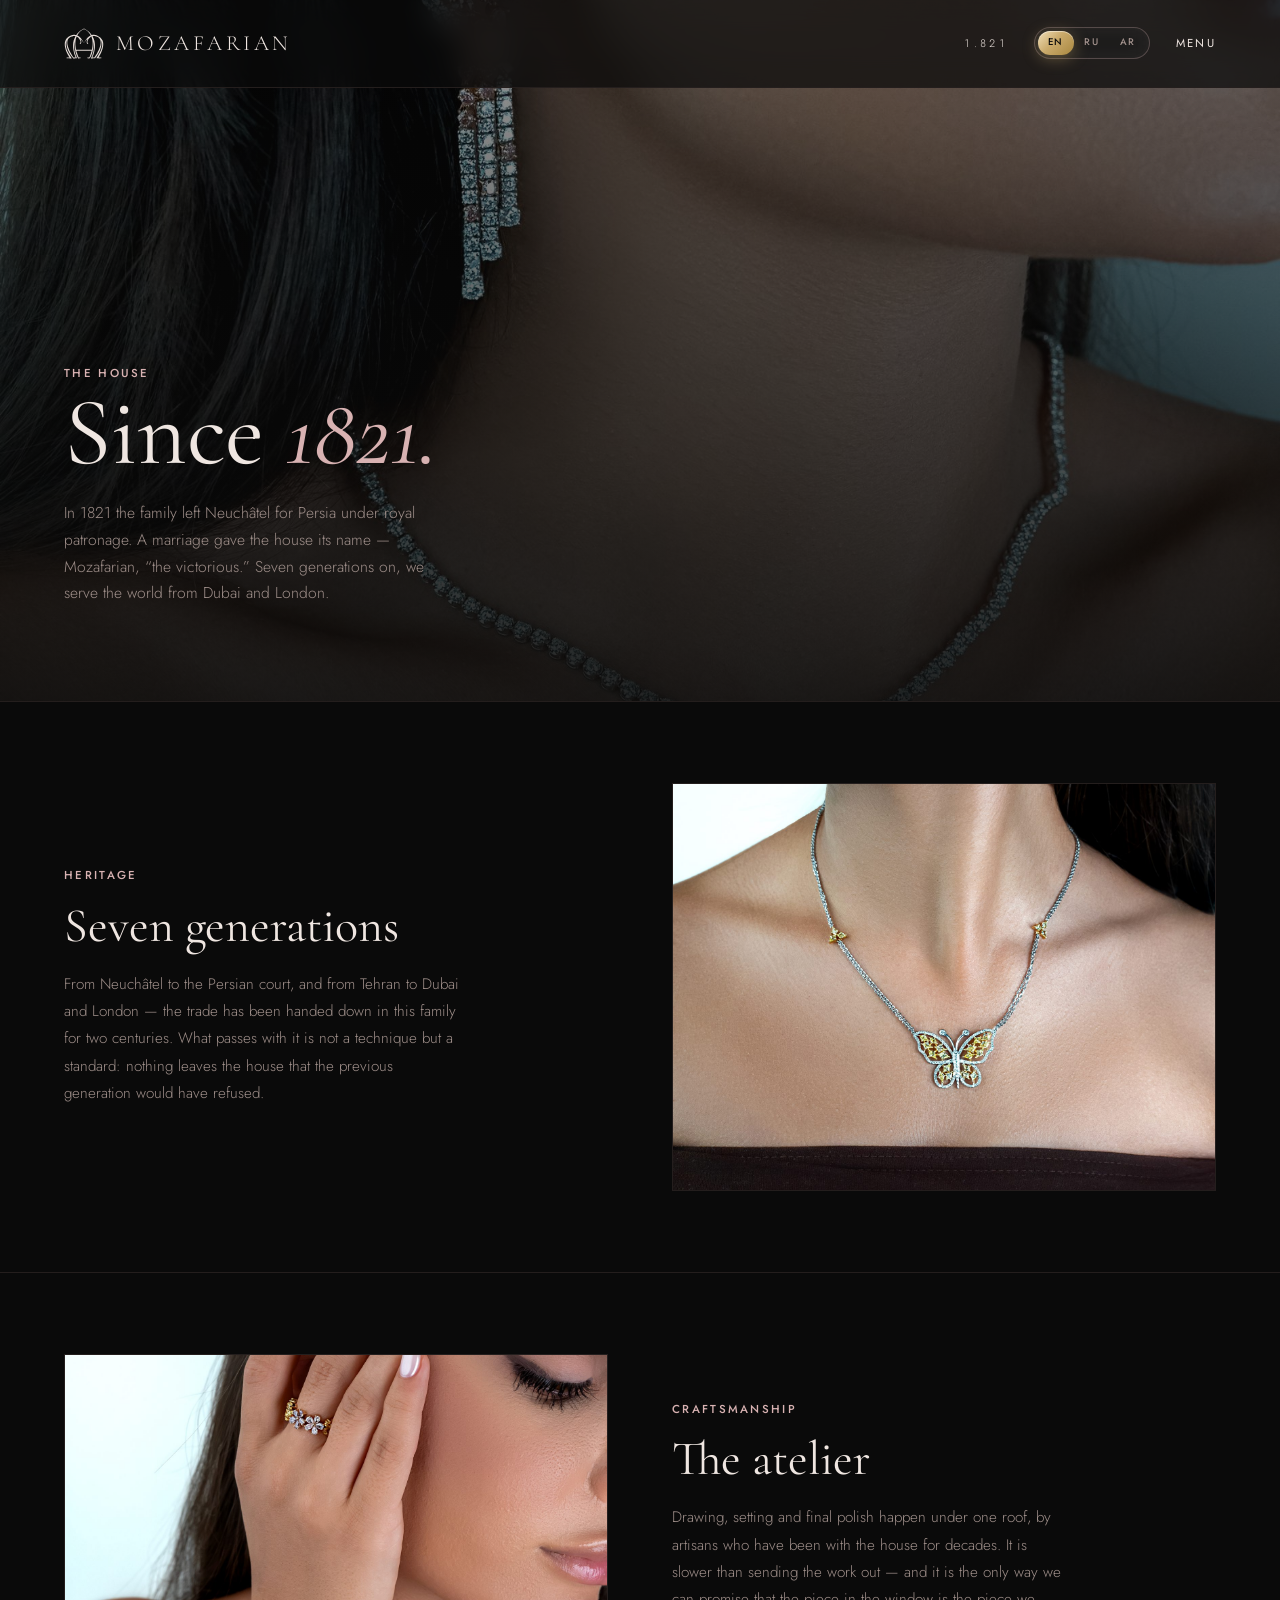
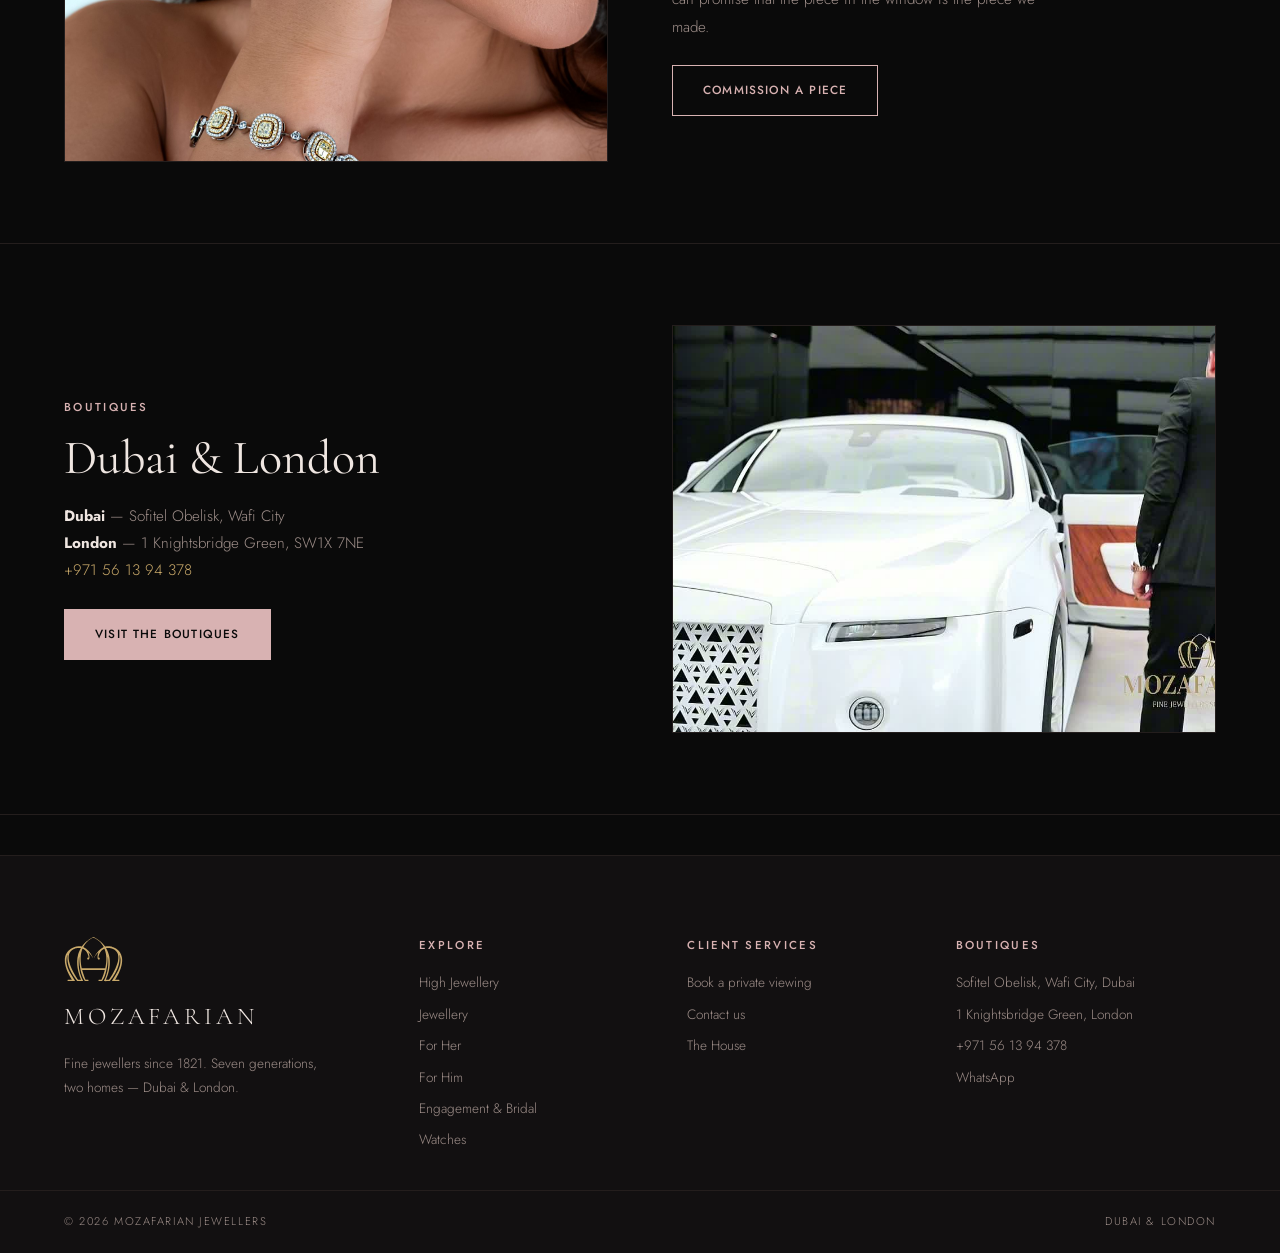
<file: house.html>
<!DOCTYPE html>
<html lang="en">
<head>
<meta charset="UTF-8">
<meta name="viewport" content="width=device-width, initial-scale=1.0">
<title>The House — Mozafarian · Since 1821</title>
<meta name="description" content="The House of Mozafarian — seven generations of fine jewellery, from Neuchâtel to Persia to Dubai & London.">

<link rel="canonical" href="https://jakewhite-ui.github.io/mozafarian-ore/house.html">
<meta property="og:type" content="website">
<meta property="og:site_name" content="Mozafarian">
<meta property="og:locale" content="en_AE">
<meta property="og:url" content="https://jakewhite-ui.github.io/mozafarian-ore/house.html">
<meta property="og:title" content="The House — Mozafarian · Since 1821">
<meta property="og:description" content="The House of Mozafarian — seven generations of fine jewellery, from Neuchâtel to Persia to Dubai & London.">
<meta property="og:image" content="https://jakewhite-ui.github.io/mozafarian-ore/assets/og-cover.jpg">
<meta property="og:image:width" content="1200">
<meta property="og:image:height" content="630">
<meta name="twitter:card" content="summary_large_image">

<link rel="preconnect" href="https://fonts.googleapis.com">
<link rel="preconnect" href="https://fonts.gstatic.com" crossorigin>
<link href="https://fonts.googleapis.com/css2?family=Cormorant+Garamond:ital,wght@0,300;0,400;0,500;0,600;1,400&family=Jost:wght@300;400;500;600;700&display=swap" rel="stylesheet">
<link rel="stylesheet" href="./css/styles.css?v=15">
<link rel="stylesheet" href="./css/catalog.css?v=15">
<link rel="stylesheet" href="./css/i18n.css?v=15">
  <link rel="icon" href="./assets/brand/icon.svg?v=2" type="image/svg+xml">
  <link rel="icon" type="image/png" sizes="32x32" href="./assets/brand/icon-32.png?v=2">
  <link rel="icon" type="image/png" sizes="16x16" href="./assets/brand/icon-16.png?v=2">
  <link rel="apple-touch-icon" href="./assets/brand/icon-180.png?v=2">
  <meta name="theme-color" content="#0B0B0C">

<!-- Trilingual layer: EN / RU / AR. Runs before the body is parsed. -->
<script src="./js/i18n-titles.js?v=15"></script>
<script src="./js/i18n.js?v=15"></script>
</head>
<body class="catalog-page" data-page="house">

  <main id="smooth-content">

    <section class="ed-hero">
      <div class="ed-hero__media"><img class="media-img" width="1600" height="2000" src="./assets/products/moz-097.jpg" alt="The House" loading="lazy"></div>
      <div class="ed-hero__inner">
        <span class="eyebrow">The House</span>
        <h1 class="ed-hero__title" data-i18n="house.title">Since <em>1821.</em></h1>
        <p class="ed-hero__sub">In 1821 the family left Neuchâtel for Persia under royal patronage. A marriage gave the house its name — Mozafarian, “the victorious.” Seven generations on, we serve the world from Dubai and London.</p>
      </div>
    </section>

    <section class="ed-block">
      <div class="ed-block__media"><img class="media-img" width="1600" height="2000" src="./assets/products/moz-101.jpg" alt="Heritage" loading="lazy"></div>
      <div class="ed-block__body">
        <span class="eyebrow ed-block__eyebrow">Heritage</span>
        <h2 class="ed-block__title">Seven generations</h2>
        <p class="ed-block__text">From Neuchâtel to the Persian court, and from Tehran to Dubai and London — the trade has been handed down in this family for two centuries. What passes with it is not a technique but a standard: nothing leaves the house that the previous generation would have refused.</p>
      </div>
    </section>

    <section class="ed-block">
      <div class="ed-block__media"><img class="media-img" width="1600" height="2000" src="./assets/products/moz-109.jpg" alt="Atelier" loading="lazy"></div>
      <div class="ed-block__body">
        <span class="eyebrow ed-block__eyebrow">Craftsmanship</span>
        <h2 class="ed-block__title">The atelier</h2>
        <p class="ed-block__text">Drawing, setting and final polish happen under one roof, by artisans who have been with the house for decades. It is slower than sending the work out — and it is the only way we can promise that the piece in the window is the piece we made.</p>
        <a href="./bridal.html" class="btn btn--ghost ed-block__cta">Commission a piece</a>
      </div>
    </section>

    <!-- BOUTIQUES -->
    <section class="ed-block" id="boutiques">
      <div class="ed-block__media"><video class="media-img" autoplay muted loop playsinline preload="none" poster="./assets/video/rolls-poster.jpg"><source src="./assets/video/rolls-web.mp4" type="video/mp4"></video></div>
      <div class="ed-block__body">
        <span class="eyebrow ed-block__eyebrow">Boutiques</span>
        <h2 class="ed-block__title">Dubai &amp; London</h2>
        <p class="ed-block__text">
          <strong style="color:var(--ink)">Dubai</strong> — Sofitel Obelisk, Wafi City<br>
          <strong style="color:var(--ink)">London</strong> — 1 Knightsbridge Green, SW1X 7NE<br>
          <a href="tel:+971561394378" style="color:var(--gold)">+971 56 13 94 378</a>
        </p>
        <a href="./boutiques.html" class="btn btn--filled ed-block__cta">Visit the boutiques</a>
      </div>
    </section>

  </main>

  <script src="./js/shell.js?v=15"></script>
  <script src="./js/catalog.js?v=15"></script>
</body>
</html>
</file>
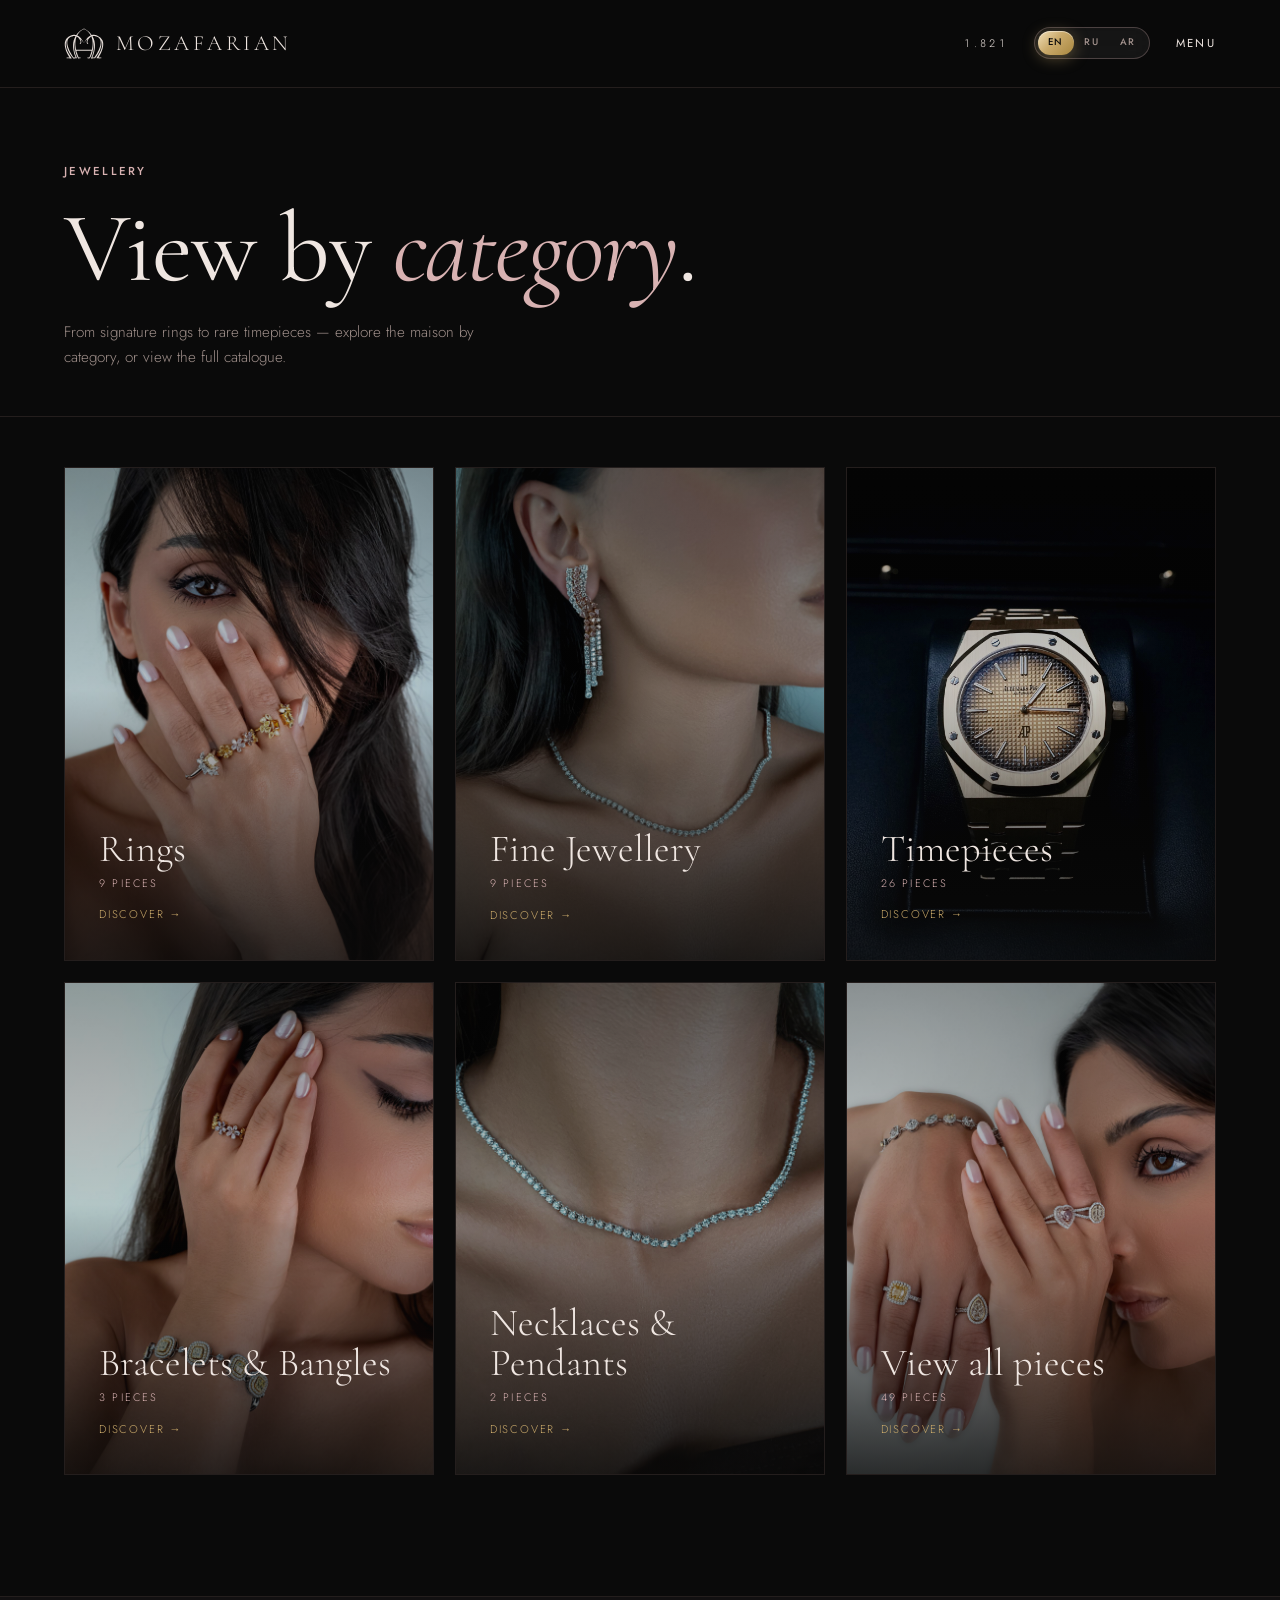
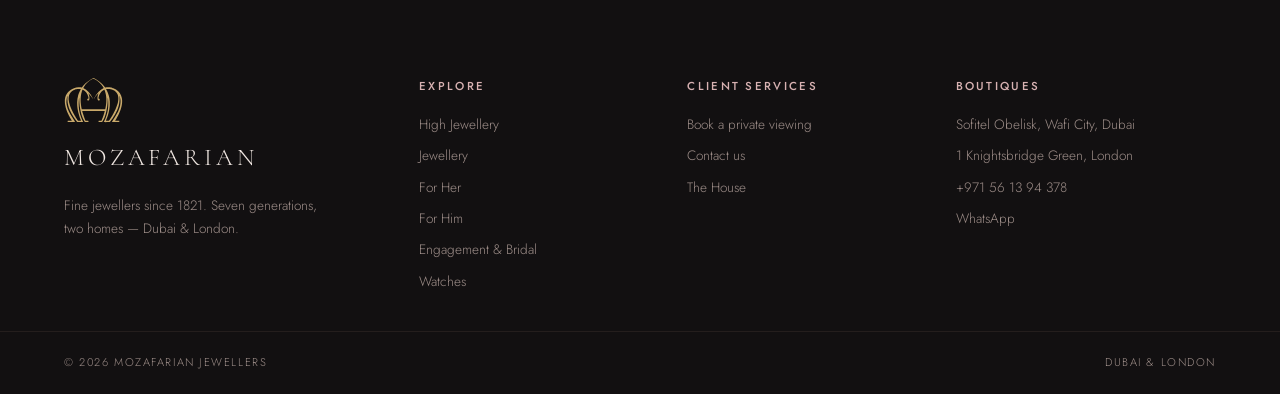
<file: jewellery.html>
<!DOCTYPE html>
<html lang="en">
<head>
<meta charset="UTF-8">
<meta name="viewport" content="width=device-width, initial-scale=1.0">
<title>Jewellery — Mozafarian · Fine Jewellers Since 1821</title>
<meta name="description" content="Explore Mozafarian jewellery by category — rings, fine jewellery, timepieces, bracelets and necklaces. Dubai & London.">


<link rel="canonical" href="https://jakewhite-ui.github.io/mozafarian-ore/jewellery.html">
<meta property="og:type" content="website">
<meta property="og:site_name" content="Mozafarian">
<meta property="og:locale" content="en_AE">
<meta property="og:url" content="https://jakewhite-ui.github.io/mozafarian-ore/jewellery.html">
<meta property="og:title" content="Jewellery — Mozafarian · Fine Jewellers Since 1821">
<meta property="og:description" content="Explore Mozafarian jewellery by category — rings, fine jewellery, timepieces, bracelets and necklaces. Dubai & London.">
<meta property="og:image" content="https://jakewhite-ui.github.io/mozafarian-ore/assets/og-cover.jpg">
<meta property="og:image:width" content="1200">
<meta property="og:image:height" content="630">
<meta name="twitter:card" content="summary_large_image">

<link rel="preconnect" href="https://fonts.googleapis.com">
<link rel="preconnect" href="https://fonts.gstatic.com" crossorigin>
<link href="https://fonts.googleapis.com/css2?family=Cormorant+Garamond:ital,wght@0,300;0,400;0,500;0,600;1,400&family=Jost:wght@300;400;500;600;700&display=swap" rel="stylesheet">
<link rel="stylesheet" href="./css/styles.css?v=15">
<link rel="stylesheet" href="./css/catalog.css?v=15">
<link rel="stylesheet" href="./css/i18n.css?v=15">
  <link rel="icon" href="./assets/brand/icon.svg?v=2" type="image/svg+xml">
  <link rel="icon" type="image/png" sizes="32x32" href="./assets/brand/icon-32.png?v=2">
  <link rel="icon" type="image/png" sizes="16x16" href="./assets/brand/icon-16.png?v=2">
  <link rel="apple-touch-icon" href="./assets/brand/icon-180.png?v=2">
  <meta name="theme-color" content="#0B0B0C">

<!-- Trilingual layer: EN / RU / AR. Runs before the body is parsed. -->
<script src="./js/i18n-titles.js?v=15"></script>
<script src="./js/i18n.js?v=15"></script>
</head>
<body class="catalog-page" data-page="jewellery">

  <main id="smooth-content">

    <section class="cat-intro">
      <span class="eyebrow cat-intro__eyebrow">Jewellery</span>
      <h1 class="cat-intro__title" data-i18n="jewellery.title">View by <em>category</em>.</h1>
      <p class="cat-intro__sub">From signature rings to rare timepieces — explore the maison by category, or view the full catalogue.</p>
    </section>

    <div class="hub-grid" id="hubGrid">
      <div class="cat-loading">Loading categories…</div>
    </div>

  </main>

  <script src="./js/shell.js?v=15"></script>
  <script src="./js/catalog.js?v=15"></script>
</body>
</html>
</file>
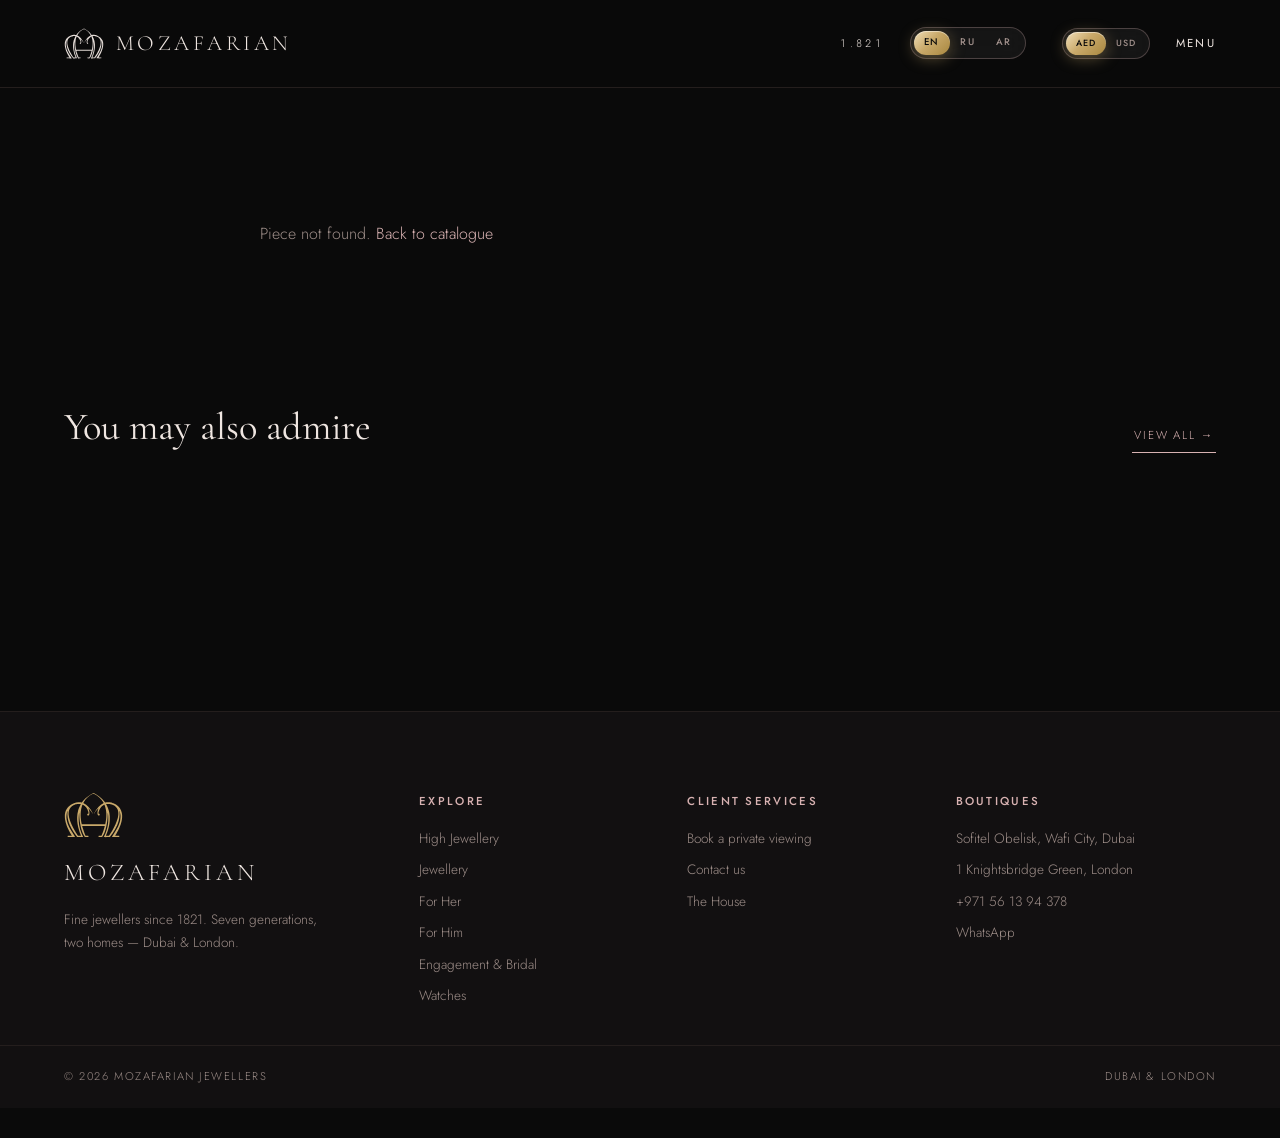
<file: product.html>
<!DOCTYPE html>
<html lang="en">
<head>
<meta charset="UTF-8">
<meta name="viewport" content="width=device-width, initial-scale=1.0">
<title>Piece — Mozafarian · Fine Jewellers Since 1821</title>
<meta name="description" content="A Mozafarian piece — offered on request. Pricing, certification and private viewings in Dubai & London.">


<link rel="canonical" href="https://jakewhite-ui.github.io/mozafarian-ore/product.html">
<meta property="og:type" content="website">
<meta property="og:site_name" content="Mozafarian">
<meta property="og:locale" content="en_AE">
<meta property="og:url" content="https://jakewhite-ui.github.io/mozafarian-ore/product.html">
<meta property="og:title" content="Piece — Mozafarian · Fine Jewellers Since 1821">
<meta property="og:description" content="A Mozafarian piece — offered on request. Pricing, certification and private viewings in Dubai & London.">
<meta property="og:image" content="https://jakewhite-ui.github.io/mozafarian-ore/assets/og-cover.jpg">
<meta property="og:image:width" content="1200">
<meta property="og:image:height" content="630">
<meta name="twitter:card" content="summary_large_image">

<link rel="preconnect" href="https://fonts.googleapis.com">
<link rel="preconnect" href="https://fonts.gstatic.com" crossorigin>
<link href="https://fonts.googleapis.com/css2?family=Cormorant+Garamond:ital,wght@0,300;0,400;0,500;0,600;1,400&family=Jost:wght@300;400;500;600;700&display=swap" rel="stylesheet">
<link rel="stylesheet" href="./css/styles.css?v=15">
<link rel="stylesheet" href="./css/catalog.css?v=15">
<link rel="stylesheet" href="./css/i18n.css?v=15">
  <link rel="icon" href="./assets/brand/icon.svg?v=2" type="image/svg+xml">
  <link rel="icon" type="image/png" sizes="32x32" href="./assets/brand/icon-32.png?v=2">
  <link rel="icon" type="image/png" sizes="16x16" href="./assets/brand/icon-16.png?v=2">
  <link rel="apple-touch-icon" href="./assets/brand/icon-180.png?v=2">
  <meta name="theme-color" content="#0B0B0C">

<!-- Trilingual layer: EN / RU / AR. Runs before the body is parsed. -->
<script src="./js/i18n-titles.js?v=15"></script>
<script src="./js/i18n.js?v=15"></script>
</head>
<body class="catalog-page" data-page="jewellery">

  <main id="smooth-content">

    <div class="crumb"><a href="./shop.html">Catalogue</a> &nbsp;/&nbsp; <span>Piece</span></div>

    <section class="pdp" id="pdp">
      <div class="cat-loading">Loading…</div>
    </section>

    <section class="related" id="relatedSection">
      <div class="related__head">
        <h2 class="related__title">You may also admire</h2>
        <a href="./shop.html" class="cat-filter is-active" style="text-decoration:none">View all &rarr;</a>
      </div>
      <div class="cat-grid" id="relatedGrid" style="padding-left:0;padding-right:0"></div>
    </section>

  </main>

  <script src="./js/shell.js?v=15"></script>
  <script src="./js/catalog.js?v=15"></script>
</body>
</html>
</file>
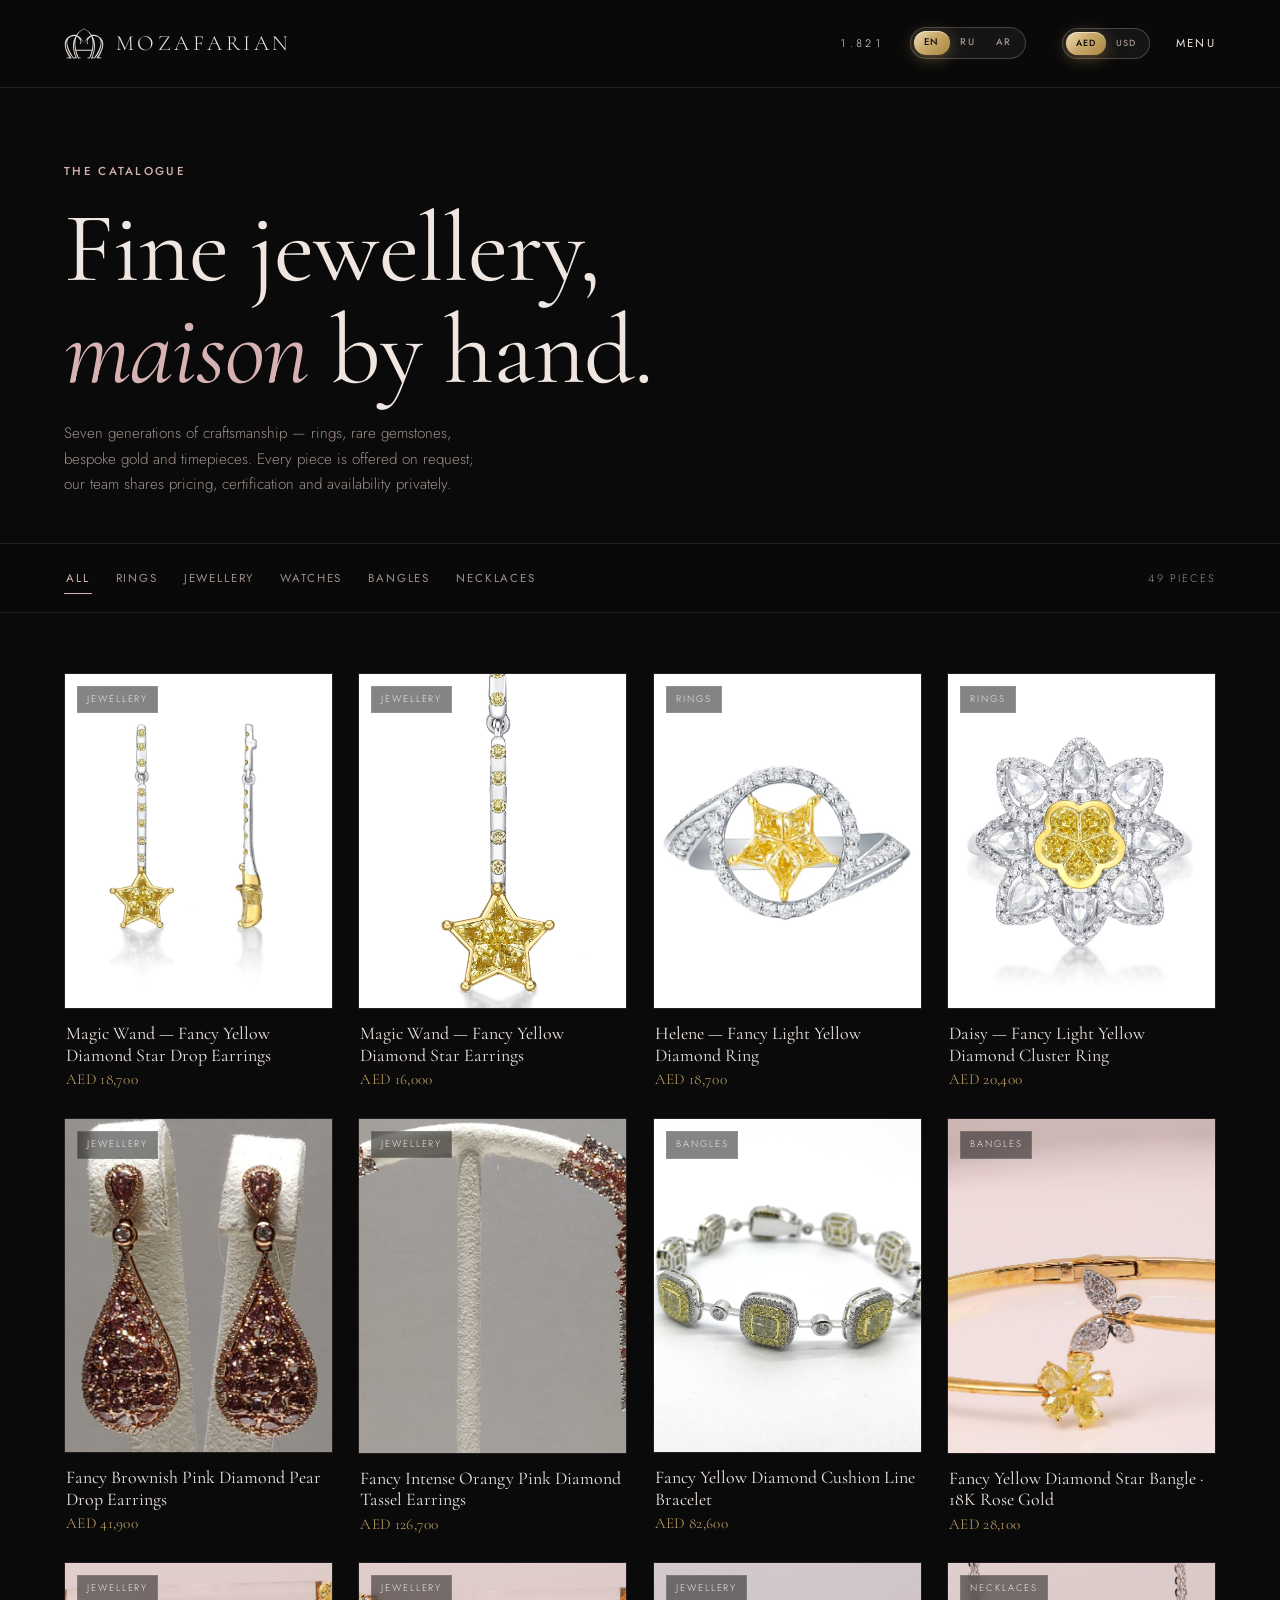
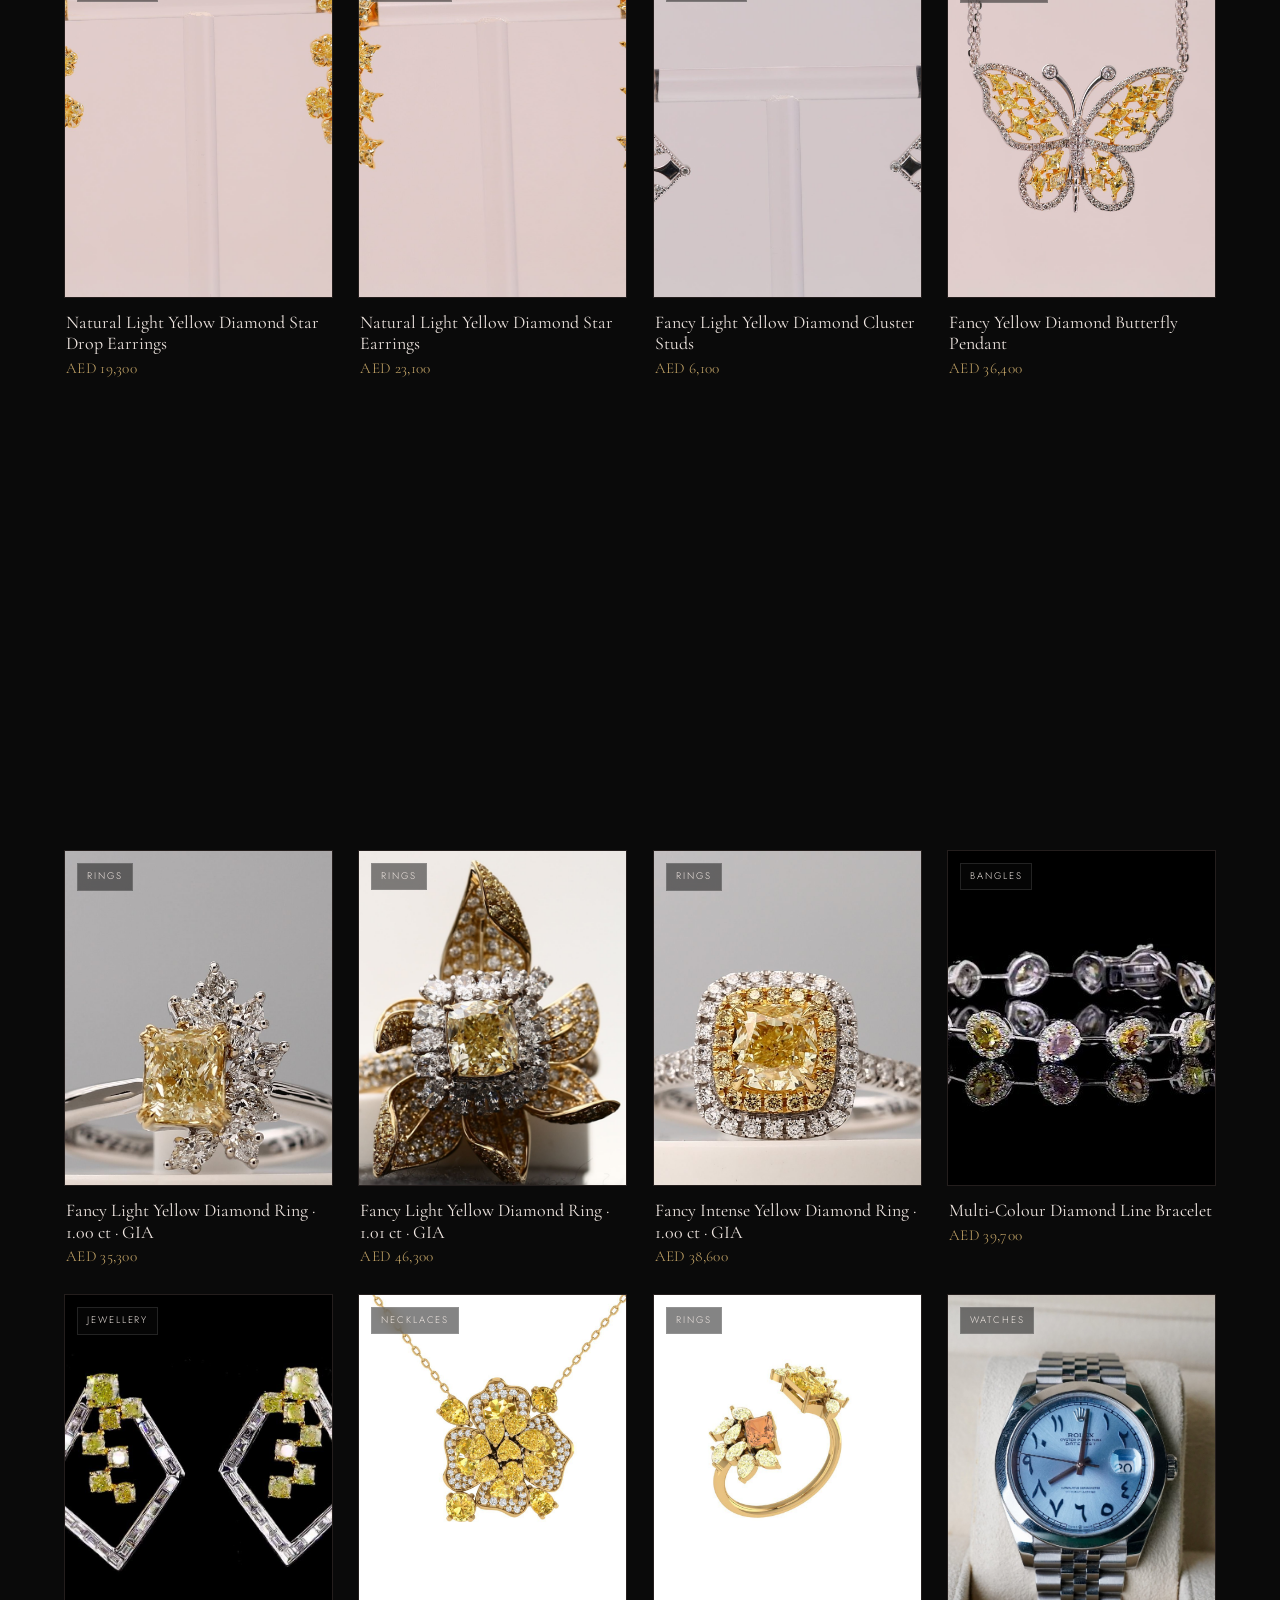
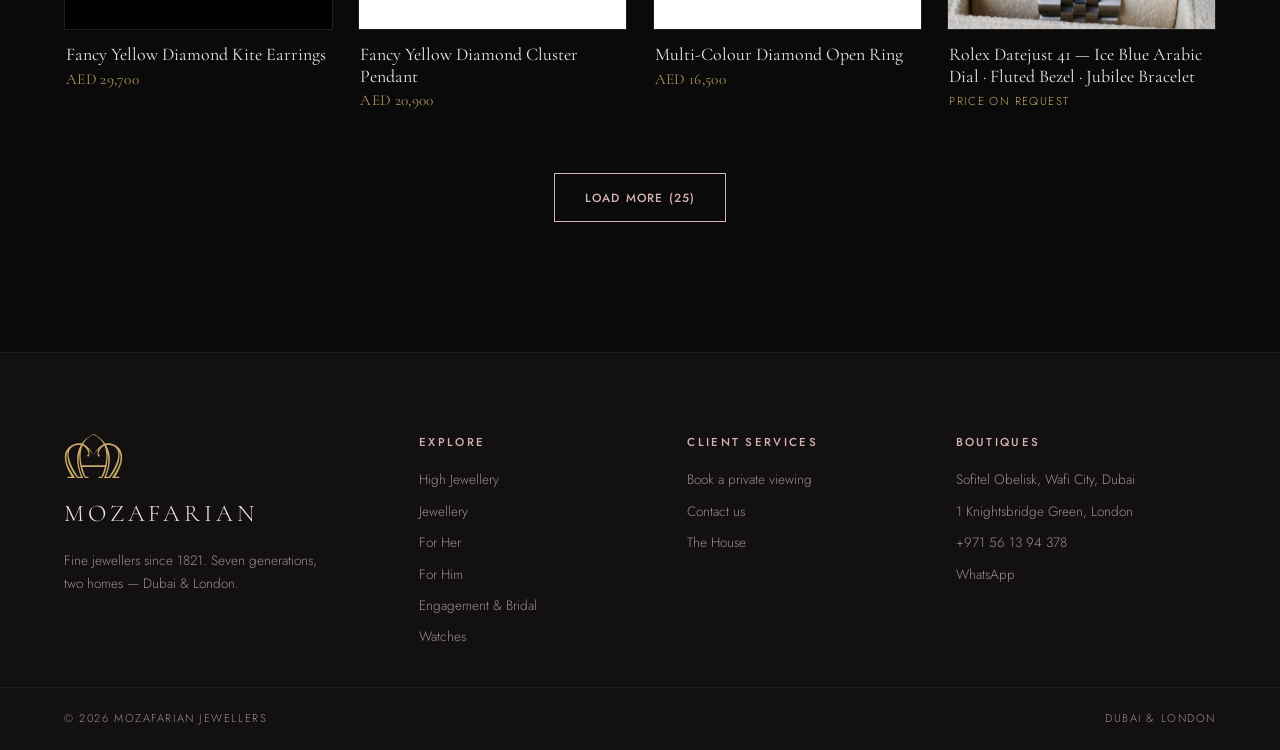
<file: shop.html>
<!DOCTYPE html>
<html lang="en">
<head>
<meta charset="UTF-8">
<meta name="viewport" content="width=device-width, initial-scale=1.0">
<title>The Catalogue — Mozafarian · Fine Jewellers Since 1821</title>
<meta name="description" content="Explore the Mozafarian catalogue — rings, fine jewellery, timepieces and bangles. Seven generations of craftsmanship. Dubai & London.">


<link rel="canonical" href="https://jakewhite-ui.github.io/mozafarian-ore/shop.html">
<meta property="og:type" content="website">
<meta property="og:site_name" content="Mozafarian">
<meta property="og:locale" content="en_AE">
<meta property="og:url" content="https://jakewhite-ui.github.io/mozafarian-ore/shop.html">
<meta property="og:title" content="The Catalogue — Mozafarian · Fine Jewellers Since 1821">
<meta property="og:description" content="Explore the Mozafarian catalogue — rings, fine jewellery, timepieces and bangles. Seven generations of craftsmanship. Dubai & London.">
<meta property="og:image" content="https://jakewhite-ui.github.io/mozafarian-ore/assets/og-cover.jpg">
<meta property="og:image:width" content="1200">
<meta property="og:image:height" content="630">
<meta name="twitter:card" content="summary_large_image">

<link rel="preconnect" href="https://fonts.googleapis.com">
<link rel="preconnect" href="https://fonts.gstatic.com" crossorigin>
<link href="https://fonts.googleapis.com/css2?family=Cormorant+Garamond:ital,wght@0,300;0,400;0,500;0,600;1,400&family=Jost:wght@300;400;500;600;700&display=swap" rel="stylesheet">
<link rel="stylesheet" href="./css/styles.css?v=15">
<link rel="stylesheet" href="./css/catalog.css?v=15">
<link rel="stylesheet" href="./css/i18n.css?v=15">
  <link rel="icon" href="./assets/brand/icon.svg?v=2" type="image/svg+xml">
  <link rel="icon" type="image/png" sizes="32x32" href="./assets/brand/icon-32.png?v=2">
  <link rel="icon" type="image/png" sizes="16x16" href="./assets/brand/icon-16.png?v=2">
  <link rel="apple-touch-icon" href="./assets/brand/icon-180.png?v=2">
  <meta name="theme-color" content="#0B0B0C">

<!-- Trilingual layer: EN / RU / AR. Runs before the body is parsed. -->
<script src="./js/i18n-titles.js?v=15"></script>
<script src="./js/i18n.js?v=15"></script>
</head>
<body class="catalog-page" data-page="jewellery">

  <main id="smooth-content">

    <section class="cat-intro">
      <span class="eyebrow cat-intro__eyebrow">The Catalogue</span>
      <h1 class="cat-intro__title" data-i18n="shop.title">Fine jewellery, <br><em>maison</em> by hand.</h1>
      <p class="cat-intro__sub">Seven generations of craftsmanship — rings, rare gemstones, bespoke gold and timepieces. Every piece is offered on request; our team shares pricing, certification and availability privately.</p>
    </section>

    <div class="cat-filters" id="catFilters">
      <span class="cat-count" id="catCount">&nbsp;</span>
    </div>

    <div class="cat-grid" id="catGrid">
      <div class="cat-loading">Loading the catalogue…</div>
    </div>
    <div class="cat-more" id="catMore"></div>

  </main>

  <script src="./js/shell.js?v=15"></script>
  <script src="./js/catalog.js?v=15"></script>
</body>
</html>
</file>
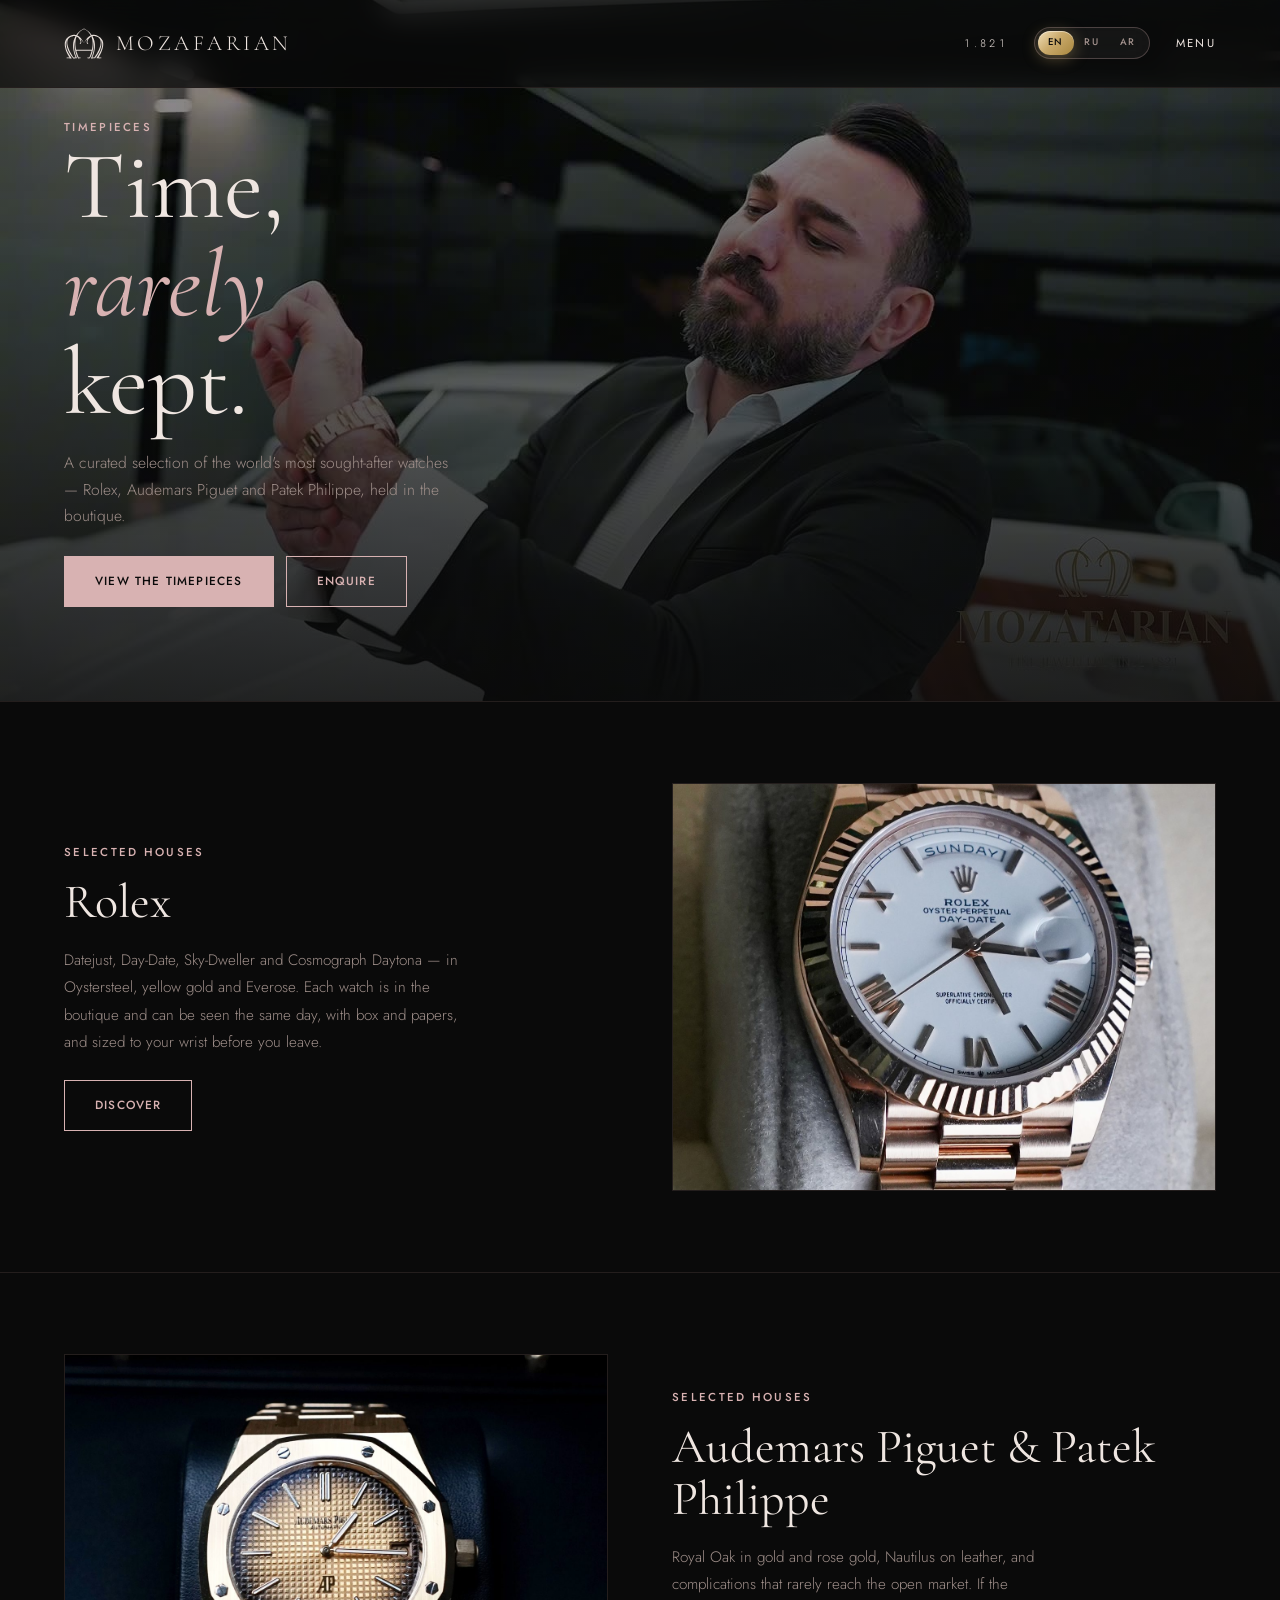
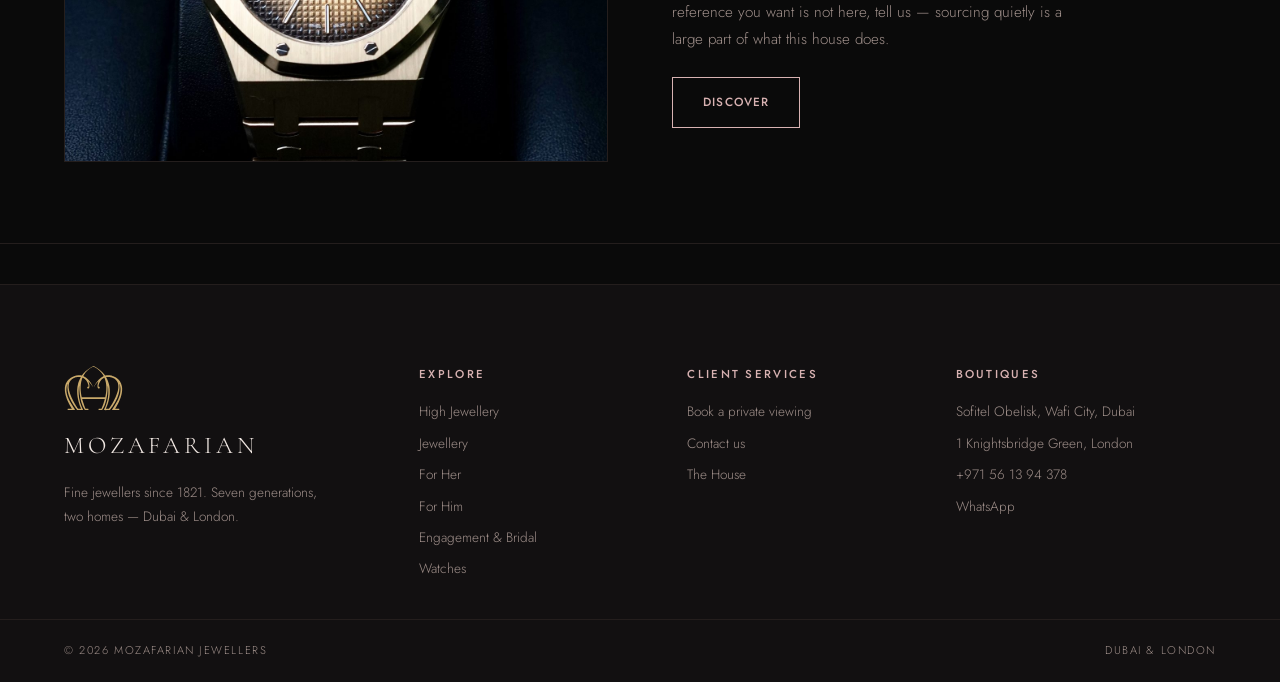
<file: watches.html>
<!DOCTYPE html>
<html lang="en">
<head>
<meta charset="UTF-8">
<meta name="viewport" content="width=device-width, initial-scale=1.0">
<title>Timepieces — Mozafarian · Since 1821</title>
<meta name="description" content="Fine and rare timepieces at Mozafarian — Rolex, Richard Mille and exceptional watches. Dubai & London.">

<link rel="canonical" href="https://jakewhite-ui.github.io/mozafarian-ore/watches.html">
<meta property="og:type" content="website">
<meta property="og:site_name" content="Mozafarian">
<meta property="og:locale" content="en_AE">
<meta property="og:url" content="https://jakewhite-ui.github.io/mozafarian-ore/watches.html">
<meta property="og:title" content="Timepieces — Mozafarian · Since 1821">
<meta property="og:description" content="Fine and rare timepieces at Mozafarian — Rolex, Richard Mille and exceptional watches. Dubai & London.">
<meta property="og:image" content="https://jakewhite-ui.github.io/mozafarian-ore/assets/og-cover.jpg">
<meta property="og:image:width" content="1200">
<meta property="og:image:height" content="630">
<meta name="twitter:card" content="summary_large_image">

<link rel="preconnect" href="https://fonts.googleapis.com">
<link rel="preconnect" href="https://fonts.gstatic.com" crossorigin>
<link href="https://fonts.googleapis.com/css2?family=Cormorant+Garamond:ital,wght@0,300;0,400;0,500;0,600;1,400&family=Jost:wght@300;400;500;600;700&display=swap" rel="stylesheet">
<link rel="stylesheet" href="./css/styles.css?v=15">
<link rel="stylesheet" href="./css/catalog.css?v=15">
<link rel="stylesheet" href="./css/i18n.css?v=15">
  <link rel="icon" href="./assets/brand/icon.svg?v=2" type="image/svg+xml">
  <link rel="icon" type="image/png" sizes="32x32" href="./assets/brand/icon-32.png?v=2">
  <link rel="icon" type="image/png" sizes="16x16" href="./assets/brand/icon-16.png?v=2">
  <link rel="apple-touch-icon" href="./assets/brand/icon-180.png?v=2">
  <meta name="theme-color" content="#0B0B0C">

<!-- Trilingual layer: EN / RU / AR. Runs before the body is parsed. -->
<script src="./js/i18n-titles.js?v=15"></script>
<script src="./js/i18n.js?v=15"></script>
</head>
<body class="catalog-page" data-page="watches">

  <main id="smooth-content">

    <section class="ed-hero">
      <div class="ed-hero__media"><video class="media-img" autoplay muted loop playsinline preload="metadata" poster="./assets/video/watch-poster.jpg"><source src="./assets/video/watch-web.mp4" type="video/mp4"></video></div>
      <div class="ed-hero__inner">
        <span class="eyebrow">Timepieces</span>
        <h1 class="ed-hero__title" data-i18n="watches.title">Time, <em>rarely</em> <br>kept.</h1>
        <p class="ed-hero__sub">A curated selection of the world's most sought-after watches — Rolex, Audemars Piguet and Patek Philippe, held in the boutique.</p>
        <div class="ed-hero__cta">
          <a href="./shop.html?category=Watches" class="btn btn--filled">View the timepieces</a>
          <a href="mailto:info@mozafarian.ae?subject=Timepiece%20enquiry" class="btn btn--ghost">Enquire</a>
        </div>
      </div>
    </section>

    <section class="ed-block">
      <div class="ed-block__media"><img class="media-img" width="1333" height="2000" src="./assets/products/moz-040.jpg" alt="Rolex" loading="lazy"></div>
      <div class="ed-block__body">
        <span class="eyebrow ed-block__eyebrow">Selected houses</span>
        <h2 class="ed-block__title">Rolex</h2>
        <p class="ed-block__text">Datejust, Day-Date, Sky-Dweller and Cosmograph Daytona — in Oystersteel, yellow gold and Everose. Each watch is in the boutique and can be seen the same day, with box and papers, and sized to your wrist before you leave.</p>
        <a href="./shop.html?category=Watches" class="btn btn--ghost ed-block__cta">Discover</a>
      </div>
    </section>

    <section class="ed-block">
      <div class="ed-block__media"><img class="media-img" width="1334" height="2000" src="./assets/products/moz-072.jpg" alt="Rare timepieces" loading="lazy"></div>
      <div class="ed-block__body">
        <span class="eyebrow ed-block__eyebrow">Selected houses</span>
        <h2 class="ed-block__title">Audemars Piguet &amp; Patek Philippe</h2>
        <p class="ed-block__text">Royal Oak in gold and rose gold, Nautilus on leather, and complications that rarely reach the open market. If the reference you want is not here, tell us — sourcing quietly is a large part of what this house does.</p>
        <a href="./shop.html?category=Watches" class="btn btn--ghost ed-block__cta">Discover</a>
      </div>
    </section>

  </main>

  <script src="./js/shell.js?v=15"></script>
  <script src="./js/catalog.js?v=15"></script>
</body>
</html>
</file>
<file: css/styles.css>
/* ============================================================
   MOZAFARIAN — ORE-genre one-page scaffold
   Brand: black + powder-pink + gold · Cormorant + Jost
   ============================================================ */
:root {
  --bg: #0A0A0A;
  --bg-soft: #121011;
  --bg-warm: #17110E;
  --ink: #EFE6E1;
  --muted: #9E8E89;
  --line: #241E1D;
  --powder: #D8B2B2;
  --gold: #C9A96A;

  --font-display: 'Cormorant Garamond', serif;
  --font-body: 'Jost', sans-serif;
  /* aliases used across catalog.css — without these, prices/titles silently
     fell back from Cormorant to Jost (the commercial core in plain sans) */
  --serif: 'Cormorant Garamond', serif;
  --sans: 'Jost', sans-serif;
  --content-max-width: 1200px;

  --edge: clamp(20px, 5vw, 80px);
  --track-label: 0.2em;
  --ease: cubic-bezier(0.22, 1, 0.36, 1);
}

* , *::before, *::after { box-sizing: border-box; margin: 0; padding: 0; }

html { -webkit-font-smoothing: antialiased; }
body {
  background: var(--bg);
  color: var(--ink);
  font-family: var(--font-body);
  font-weight: 300;
  line-height: 1.6;
  overflow-x: clip;
}
/* Lenis */
html.lenis, html.lenis body { height: auto; }
.lenis.lenis-smooth { scroll-behavior: auto !important; }

img, video { display: block; max-width: 100%; }
a { color: inherit; text-decoration: none; }
h1,h2,h3 { font-family: var(--font-display); font-weight: 400; line-height: 1.05; }
button { font-family: inherit; color: inherit; background: none; border: none; cursor: pointer; }

.eyebrow {
  font-size: 0.72rem; font-weight: 500; letter-spacing: var(--track-label);
  text-transform: uppercase; color: var(--powder);
}

/* ---------- placeholders (until real assets drop in) ---------- */
.media-placeholder {
  position: absolute; inset: 0; display: flex; align-items: center; justify-content: center;
  font-size: 0.7rem; letter-spacing: 0.18em; text-transform: uppercase; color: var(--muted);
  background:
    linear-gradient(155deg, rgba(216,178,178,0.14) 0%, rgba(10,10,10,0.92) 55%, rgba(201,169,106,0.10) 100%);
  border: 1px solid var(--line);
  z-index: 0;
}
[data-media] { position: relative; }
/* hide placeholder once a real media child exists and is loaded */
.hero__media video { position: relative; z-index: 1; }

/* real images fill their media block and sit above the placeholder */
.media-img { position: absolute; inset: 0; width: 100%; height: 100%; object-fit: cover; z-index: 1; }

/* heritage atmosphere background (faint, behind content) */
.heritage__bg { position: absolute; inset: 0; z-index: 0; overflow: hidden; }
.heritage__bg::after { content: ""; position: absolute; inset: 0; background: rgba(10,10,10,0.72); z-index: 2; }
.heritage__bg .media-img { opacity: 0.5; }

/* ============ BUTTONS ============ */
.btn {
  display: inline-flex; align-items: center; justify-content: center;
  padding: 15px 30px; font-size: 0.74rem; font-weight: 500;
  letter-spacing: 0.1em; text-transform: uppercase;
  transition: background .3s var(--ease), color .3s var(--ease), border-color .3s var(--ease);
}
.btn--filled { background: var(--powder); color: #0A0A0A; border: 1px solid var(--powder); }
.btn--filled:hover { background: var(--gold); border-color: var(--gold); }
.btn--ghost { border: 1px solid var(--powder); color: var(--powder); }
.btn--ghost:hover { background: var(--powder); color: #0A0A0A; }
.btn--lg { padding: 19px 44px; font-size: 0.8rem; }

/* ============ PRELOADER ============ */
.preloader {
  position: fixed; inset: 0; z-index: 1000; background: var(--bg);
  display: flex; align-items: center; justify-content: center;
}
.preloader__inner {
  display: flex; flex-direction: column; align-items: center; gap: 18px;
}
.preloader__brand {
  font-family: var(--font-display); font-size: clamp(1.6rem, 5vw, 2.6rem);
  letter-spacing: 0.24em; color: var(--ink);
}
.preloader__count {
  font-size: 0.8rem; letter-spacing: 0.3em; color: var(--gold);
}
.preloader.is-done { pointer-events: none; }

/* ============ CURSOR LABEL ============ */
.cursor-label {
  position: fixed; top: 0; left: 0; z-index: 900; pointer-events: none;
  padding: 8px 14px; font-size: 0.6rem; letter-spacing: 0.22em; text-transform: uppercase;
  color: #0A0A0A; background: var(--powder); border-radius: 100px;
  transform: translate(-50%, -50%) scale(0); opacity: 0;
  transition: transform .3s var(--ease), opacity .3s var(--ease);
}
.cursor-label.is-visible { transform: translate(-50%, -50%) scale(1); opacity: 1; }

/* ============ HEADER ============ */
.header {
  position: fixed; top: 0; left: 0; right: 0; z-index: 500;
  display: flex; align-items: center; justify-content: space-between;
  padding: 26px var(--edge);
  mix-blend-mode: difference;
}
.header__logo { font-family: var(--font-display); font-size: 1.35rem; letter-spacing: 0.16em; color: #fff; }
.header__right { display: flex; align-items: center; gap: 26px; }
.header__code { font-size: 0.68rem; letter-spacing: 0.3em; color: #fff; font-variant-numeric: tabular-nums; min-width: 5ch; text-align: right; }
.menu-toggle {
  font-size: 0.72rem; letter-spacing: 0.2em; text-transform: uppercase; color: #fff;
  position: relative;
}
.menu-toggle::after {
  content: ""; position: absolute; left: 0; bottom: -4px; height: 1px; width: 0; background: #fff;
  transition: width .35s var(--ease);
}
.menu-toggle:hover::after { width: 100%; }

/* ============ MENU OVERLAY ============ */
.menu-overlay {
  position: fixed; inset: 0; z-index: 480; background: var(--bg-soft);
  display: flex; flex-direction: column; align-items: flex-start;
  justify-content: center;
  /* "safe" keeps tall content from overflowing past the top edge (under the header) */
  justify-content: safe center;
  /* top padding clears the fixed header so the first item never sits under the logo */
  padding: calc(var(--edge) + 72px) var(--edge) var(--edge);
  clip-path: inset(0 0 100% 0);
  transition: clip-path .8s var(--ease);
  pointer-events: none;
  overflow-y: auto;
}
.menu-overlay.is-open { clip-path: inset(0 0 0% 0); pointer-events: auto; }
.menu-overlay__list { list-style: none; display: flex; flex-direction: column; gap: 6px; }
.menu-overlay__list a {
  font-family: var(--font-display);
  /* scales with viewport height too, so a long list always fits below the header */
  font-size: clamp(1.7rem, min(6.4vw, 6.4vh), 4.4rem); line-height: 1.06;
  color: var(--ink); display: inline-block; transition: color .3s var(--ease), padding-left .4s var(--ease);
}
.menu-overlay__list a:hover { color: var(--powder); padding-left: 20px; }
.menu-overlay__meta {
  position: absolute; bottom: var(--edge); right: var(--edge);
  display: flex; flex-direction: column; gap: 6px; text-align: right;
  font-size: 0.78rem; color: var(--muted);
}
/* On wide screens hold the menu to a centred band instead of a list stranded
   against the left edge with a large empty void beside it. */
@media (min-width: 1100px) {
  .menu-overlay > .menu-overlay__list,
  .menu-overlay > .menu-overlay__cols { width: 100%; max-width: 1180px; margin-inline: auto; }
}

/* ============ SCENE base ============ */
/* sticky-stacking: each scene sticks at the top and the next slides up over it */
.scene { position: sticky; top: 0; width: 100%; background: var(--bg); }

.giant-word {
  position: absolute; left: 50%; transform: translateX(-50%);
  font-family: var(--font-body); font-weight: 700; text-transform: uppercase;
  font-size: clamp(4rem, 20vw, 20rem); line-height: 1; white-space: nowrap;
  color: rgba(239,230,225,0.035); letter-spacing: -0.02em; pointer-events: none; z-index: 0;
  top: 50%; margin-top: -0.5em;
}
.giant-word--top { top: 6%; margin-top: 0; }

/* ============ HERO ============ */
.hero {
  min-height: 100svh; display: flex; align-items: flex-end;
  padding: var(--edge); padding-bottom: clamp(40px, 8vh, 90px);
  overflow: hidden;
}
.hero__media { position: absolute; inset: 0; z-index: 0; }
.hero__video { width: 100%; height: 100%; object-fit: cover; }
.hero__overlay {
  position: absolute; inset: 0; z-index: 1;
  /* The client's own footage is far brighter than the placeholder film it
     replaced, so the ramp starts earlier — the eyebrow sits around 55% and was
     washing out against the white presentation box. */
  background: linear-gradient(180deg, rgba(10,10,10,0.38) 0%, rgba(10,10,10,0.16) 32%, rgba(10,10,10,0.58) 62%, rgba(10,10,10,0.94) 100%);
}
.hero__content { position: relative; z-index: 2; max-width: 62ch; }
.hero__eyebrow { display: inline-block; font-size: 0.72rem; font-weight: 500; letter-spacing: var(--track-label); text-transform: uppercase; color: var(--powder); margin-bottom: 22px; }
.hero__title { font-size: clamp(2.6rem, 7vw, 6.5rem); color: #fff; margin-bottom: 26px; }
.hero__title em { font-style: italic; color: var(--powder); }
.hero__sub { font-size: clamp(0.95rem, 1.4vw, 1.15rem); color: #cbbdb8; max-width: 52ch; margin-bottom: 32px; }
.hero__actions { display: flex; flex-wrap: wrap; gap: 14px; }
.hero__scroll {
  position: absolute; right: var(--edge); bottom: clamp(40px, 8vh, 90px); z-index: 2;
  display: flex; flex-direction: column; align-items: center; gap: 10px;
  font-size: 0.6rem; letter-spacing: 0.2em; text-transform: uppercase; color: var(--muted);
}
.hero__scroll i { width: 1px; height: 46px; background: linear-gradient(var(--powder), transparent); }

/* line-mask reveal */
.line { display: block; overflow: hidden; }
.line > span { display: block; }

/* ============ HERITAGE ============ */
.heritage {
  min-height: 90vh; display: flex; align-items: center; justify-content: center;
  padding: clamp(80px,14vh,180px) var(--edge); border-top: 1px solid var(--line); border-bottom: 1px solid var(--line);
}
.heritage__row { position: relative; z-index: 1; display: grid; grid-template-columns: repeat(3,1fr); width: 100%; max-width: 1200px; }
.heritage__stat { display: flex; flex-direction: column; align-items: center; gap: 12px; text-align: center; padding: 0 24px; border-left: 1px solid var(--line); }
.heritage__stat:first-child { border-left: none; }
.heritage__num { font-family: var(--font-display); font-size: clamp(3rem, 6vw, 5rem); line-height: 1; color: var(--powder); }
.heritage__label { font-size: 0.7rem; letter-spacing: 0.16em; text-transform: uppercase; color: var(--muted); }

/* ============ COLLECTIONS ============ */
.collections { min-height: 100vh; display: flex; flex-direction: column; justify-content: center; padding: clamp(80px,12vh,140px) 0; overflow: hidden; }
.collections__head { position: relative; z-index: 2; display: flex; align-items: baseline; gap: 24px; padding: 0 var(--edge); margin-bottom: 34px; }
.collections__hint { font-size: 0.7rem; letter-spacing: 0.18em; text-transform: uppercase; color: var(--muted); }
.collections__counter { margin-left: auto; font-size: 0.8rem; letter-spacing: 0.2em; color: var(--gold); font-variant-numeric: tabular-nums; }

.carousel { position: relative; z-index: 1; width: 100%; cursor: grab; }
.carousel.is-dragging { cursor: grabbing; }
.carousel__track { display: flex; gap: clamp(16px, 2vw, 32px); padding: 0 var(--edge); will-change: transform; }
.c-item { flex: 0 0 auto; width: clamp(240px, 26vw, 380px); }
.c-item__media {
  position: relative; width: 100%; aspect-ratio: 1/1; overflow: hidden; border: 1px solid var(--line);
  filter: grayscale(1) brightness(0.7); transform: scale(0.97);
  transition: filter .6s var(--ease), transform .6s var(--ease);
}
.c-item__video { position: absolute; inset: 0; width: 100%; height: 100%; object-fit: cover; z-index: 1; }
.c-item.is-active .c-item__media { filter: grayscale(0) brightness(1); transform: scale(1); }
.c-item__foot { padding-top: 16px; }
.c-item__foot h3 { font-size: 1.5rem; color: var(--ink); }
.c-item__foot p { font-size: 0.82rem; color: var(--muted); margin-top: 4px; }
.c-item .media-placeholder { transition: opacity .6s var(--ease); }

/* ============ FEATURED — full-bleed video + overlaid text ============ */
.featured { position: relative; min-height: 100vh; display: flex; align-items: flex-end; padding: clamp(56px,10vh,120px) var(--edge); overflow: hidden; background: #000; }
.featured__bg { position: absolute; inset: 0; z-index: 0; }
.media-vid { position: absolute; inset: 0; width: 100%; height: 100%; object-fit: cover; }
.featured__scrim {
  position: absolute; inset: 0; z-index: 1; pointer-events: none;
  background:
    linear-gradient(to top, rgba(6,6,6,0.92) 0%, rgba(6,6,6,0.45) 38%, rgba(6,6,6,0) 68%),
    linear-gradient(to right, rgba(6,6,6,0.72) 0%, rgba(6,6,6,0) 55%);
}
.featured__content { position: relative; z-index: 2; width: 100%; max-width: var(--content-max-width); margin: 0 auto; }
.featured__content > * { max-width: 600px; }
.featured__content .eyebrow { display: block; margin-bottom: 16px; }
.featured__title { font-size: clamp(2.4rem, 5.5vw, 5rem); color: #fff; margin-bottom: 16px; text-shadow: 0 2px 40px rgba(0,0,0,0.55); }
.featured__title em { font-style: italic; color: var(--powder); }
.featured__name { font-size: 0.72rem; letter-spacing: 0.22em; text-transform: uppercase; color: var(--powder); margin-bottom: 28px; }
.featured__specs { display: flex; flex-wrap: wrap; gap: 34px; padding: 22px 0; margin-bottom: 28px; border-top: 1px solid rgba(255,255,255,0.18); border-bottom: 1px solid rgba(255,255,255,0.18); }
.featured__specs div { display: flex; flex-direction: column; gap: 6px; }
.featured__specs .k { font-size: 0.64rem; letter-spacing: 0.16em; text-transform: uppercase; color: rgba(255,255,255,0.6); }
.featured__specs .v { font-size: 0.95rem; font-weight: 500; color: #fff; }
.featured__specs .v--gold { color: var(--gold); }

/* ============ MAISON — powder "chapter" (tonal shift, ORE-style) ============ */
.maison { min-height: 90vh; display: flex; align-items: center; justify-content: center; padding: clamp(80px,14vh,180px) var(--edge); text-align: center; background: var(--powder); color: #1a1210; }
.maison__inner { max-width: 900px; display: flex; flex-direction: column; align-items: center; gap: 30px; }
.maison__inner .eyebrow { display: block; color: #6e3826; }
.maison__text { font-family: var(--font-display); font-size: clamp(1.5rem, 3.4vw, 2.6rem); line-height: 1.4; color: #1a1210; }
.maison__text em { font-style: italic; color: #6a4410; }
.maison__sign { font-family: var(--font-display); font-style: italic; font-size: 1.1rem; color: #6b4a42; }

/* ============ CONTACT ============ */
.contact { min-height: 100vh; display: flex; flex-direction: column; justify-content: center; padding: clamp(80px,12vh,160px) var(--edge) 0; overflow: hidden; }
.contact__media { position: absolute; inset: 0; z-index: 0; }
.contact__overlay { position: absolute; inset: 0; z-index: 1; background: rgba(10,10,10,0.72); }
.contact__content { position: relative; z-index: 2; display: flex; flex-direction: column; align-items: center; text-align: center; gap: 26px; }
.contact__content .eyebrow { display: block; }
.contact__title { font-size: clamp(2.6rem, 8vw, 7rem); color: #fff; }
.contact__title em { font-style: italic; color: var(--powder); }
.contact__boutiques { display: flex; flex-wrap: wrap; gap: clamp(30px,6vw,90px); justify-content: center; margin-top: 34px; }
.boutique h3 { font-size: 1.6rem; color: var(--ink); margin-bottom: 10px; }
.boutique p { font-size: 0.9rem; color: var(--muted); max-width: 28ch; margin: 0 auto 8px; }
.boutique a { font-size: 0.9rem; color: var(--powder); }
.boutique__wa { display: block; margin-top: 6px; border-bottom: 1px solid rgba(216,178,178,0.35); width: fit-content; margin-inline: auto; }
.boutique__wa:hover { border-bottom-color: var(--powder); }
.contact__actions { display: flex; flex-wrap: wrap; gap: 14px; justify-content: center; }

.footer {
  position: relative; z-index: 2; display: flex; align-items: center; justify-content: space-between;
  flex-wrap: wrap; gap: 14px; margin-top: clamp(60px,10vh,120px); padding: 30px 0;
  border-top: 1px solid rgba(255,255,255,0.12);
}
.footer span:first-child { font-family: var(--font-display); letter-spacing: 0.2em; }
.footer span { font-size: 0.72rem; letter-spacing: 0.14em; text-transform: uppercase; color: var(--muted); }

/* ============ RESPONSIVE ============ */
@media (max-width: 860px) {
  .featured { grid-template-columns: 1fr; }
  .heritage__row { grid-template-columns: 1fr; gap: 40px; }
  .heritage__stat { border-left: none; border-top: 1px solid var(--line); padding: 30px 0 0; }
  .heritage__stat:first-child { border-top: none; padding-top: 0; }
  .header { mix-blend-mode: normal; }
  .collections__counter { display: none; }
}

@media (max-width: 620px) {
  /* At 375px the wordmark ran straight into the year with no gap. The year is
     decorative — the crest and MENU are what the header has to carry. */
  .header__code { display: none; }
  .header__logo { font-size: 1.1rem; letter-spacing: 0.12em; }
}

/* ============ FOCUS & TOUCH (a11y) ============ */
/* the a{color:inherit} reset strips the default caret — give keyboard users a ring */
:focus-visible { outline: 2px solid var(--gold); outline-offset: 3px; border-radius: 2px; }
/* lock the page behind the fullscreen menu so it can't scroll under the overlay */
body.menu-open { overflow: hidden; }
/* Grow tap targets on touch without moving layout: padding enlarges the hit box,
   the matching negative margin keeps the visual footprint identical. */
@media (hover: none) {
  .menu-toggle { padding: 13px; margin: -13px; }
  .lang__opt { padding-block: 10px; }
}

/* ============ REDUCED MOTION ============ */
@media (prefers-reduced-motion: reduce) {
  * { animation: none !important; transition: none !important; }
  .c-item__media { filter: none; transform: none; }
}
</file>
<file: css/catalog.css>
/* ============================================================
   Mozafarian — Catalogue (Shop + Product)
   Extends css/styles.css (shares :root tokens, header, menu, btn)
   ============================================================ */

/* subpages scroll normally (landing is sticky-stacking) */
.catalog-page { background: var(--bg); color: var(--ink); }
.catalog-page #smooth-content { min-height: 100vh; }

/* solid header variant for interior pages */
.header--solid {
  mix-blend-mode: normal;
  background: rgba(10, 10, 10, 0.72);
  backdrop-filter: blur(14px);
  -webkit-backdrop-filter: blur(14px);
  border-bottom: 1px solid var(--line);
}
.header--solid .header__logo,
.header--solid .header__code,
.header--solid .menu-toggle { color: var(--ink); }
.header--solid .menu-toggle::after { background: var(--powder); }

/* keep an extra menu link styled the same when added on landing */

/* ============ PAGE INTRO ============ */
.cat-intro {
  padding: clamp(120px, 18vh, 210px) var(--edge) clamp(30px, 5vh, 60px);
  border-bottom: 1px solid var(--line);
}
.cat-intro__eyebrow { display: block; margin-bottom: 18px; }
.cat-intro__title {
  font-family: var(--font-display); font-weight: 400;
  font-size: clamp(2.6rem, 8vw, 6.2rem); line-height: 1.02; letter-spacing: -0.01em;
}
.cat-intro__title em { font-style: italic; color: var(--powder); }
.cat-intro__sub {
  margin-top: 20px; max-width: 46ch; color: var(--muted);
  font-size: 0.95rem; line-height: 1.7;
}

/* ============ FILTER BAR ============ */
.cat-filters {
  position: sticky; top: 0; z-index: 400;
  display: flex; flex-wrap: wrap; gap: 8px 22px; align-items: center;
  padding: 20px var(--edge);
  background: rgba(10, 10, 10, 0.82);
  backdrop-filter: blur(14px); -webkit-backdrop-filter: blur(14px);
  border-bottom: 1px solid var(--line);
}
.cat-filter {
  font-size: 0.72rem; letter-spacing: 0.16em; text-transform: uppercase;
  color: var(--muted); padding: 6px 2px; position: relative;
  transition: color .3s var(--ease);
}
.cat-filter::after {
  content: ""; position: absolute; left: 0; bottom: -2px; height: 1px; width: 0;
  background: var(--powder); transition: width .35s var(--ease);
}
.cat-filter:hover { color: var(--ink); }
.cat-filter.is-active { color: var(--powder); }
.cat-filter.is-active::after { width: 100%; }
.cat-count { margin-left: auto; font-size: 0.68rem; letter-spacing: 0.2em; color: var(--muted); text-transform: uppercase; }
/* roomier tap target for the filter chips on touch (the bar has the space) */
@media (hover: none) { .cat-filter { padding-block: 12px; } }

/* ============ LOOKBOOK (editorial, no SKU) ============ */
.lookbook { padding: clamp(50px, 7vw, 100px) var(--edge) clamp(30px, 4vw, 60px); }
.lookbook__head { max-width: 620px; margin: 0 auto clamp(30px, 4vw, 56px); text-align: center; }
.lookbook__title {
  font-family: var(--serif); font-weight: 300;
  font-size: clamp(2rem, 4.4vw, 3.4rem); line-height: 1.05; margin: 14px 0 16px;
}
.lookbook__sub { color: var(--muted); line-height: 1.85; margin-bottom: 26px; }
.lookbook__grid {
  display: grid; grid-template-columns: repeat(4, 1fr);
  gap: clamp(10px, 1.4vw, 20px);
}
.lookbook__item { margin: 0; overflow: hidden; background: #141414; aspect-ratio: 3 / 4; }
.lookbook__item img {
  width: 100%; height: 100%; object-fit: cover; display: block;
  transition: transform 1.1s var(--ease); transform: scale(1.01);
}
.lookbook__item:hover img { transform: scale(1.06); }
.lookbook__link { display: block; width: 100%; height: 100%; position: relative; }
.lookbook__cta {
  position: absolute; left: 0; right: 0; bottom: 0;
  padding: 34px 16px 16px; text-align: center;
  font-size: 0.68rem; letter-spacing: var(--track-label); text-transform: uppercase;
  color: #fff; background: linear-gradient(180deg, transparent, rgba(10,10,10,0.78));
  opacity: 0; transition: opacity .4s var(--ease);
}
.lookbook__link:hover .lookbook__cta,
.lookbook__link:focus-visible .lookbook__cta { opacity: 1; }
/* Touch has no hover to reveal it, so the label just stays visible. */
@media (hover: none) { .lookbook__cta { opacity: 1; } }
@media (max-width: 900px) { .lookbook__grid { grid-template-columns: repeat(3, 1fr); } }
@media (max-width: 600px) { .lookbook__grid { grid-template-columns: repeat(2, 1fr); } }

/* ============ BOUTIQUES ============ */
.boutique-list {
  display: grid; grid-template-columns: repeat(2, 1fr);
  gap: clamp(20px, 3vw, 40px);
  padding: clamp(50px, 7vw, 100px) var(--edge) 0;
}
.boutique-card { border: 1px solid var(--line); padding: clamp(28px, 3.4vw, 52px); }
.boutique-card__city { font-family: var(--serif); font-weight: 300; font-size: clamp(1.9rem, 3.4vw, 2.8rem); color: var(--ink); }
.boutique-card__address { margin-top: 14px; line-height: 1.9; color: var(--muted); }
.boutique-card__meta {
  display: grid; grid-template-columns: auto 1fr; gap: 8px 22px;
  margin: 26px 0 30px; padding-top: 22px; border-top: 1px solid var(--line);
  font-size: 0.86rem; align-items: baseline;
}
.boutique-card__meta dt { color: var(--muted); letter-spacing: var(--track-label); text-transform: uppercase; font-size: 0.66rem; }
.boutique-card__meta dd { margin: 0; color: var(--ink); }
.boutique-card__meta a { color: var(--powder); }
.boutique-card__meta a:hover { border-bottom: 1px solid var(--powder); }
.boutique-card__actions { display: flex; flex-wrap: wrap; gap: 12px; }
.boutique-note {
  max-width: 640px; margin: 0 auto; text-align: center;
  padding: clamp(40px, 5vw, 70px) var(--edge);
  color: var(--muted); line-height: 1.9; font-size: 0.9rem;
}
.boutique-note a { color: var(--powder); border-bottom: 1px solid rgba(216,178,178,0.35); }
.boutique-note a:hover { border-bottom-color: var(--powder); }
@media (max-width: 820px) { .boutique-list { grid-template-columns: 1fr; } }

.cat-archive {
  max-width: 640px; margin: 30px auto 0; text-align: center;
  font-size: 0.86rem; line-height: 1.8; color: var(--muted);
  padding-top: 26px; border-top: 1px solid var(--line);
}
.cat-archive strong { color: var(--ink); font-weight: 400; }
.cat-archive a { color: var(--powder); border-bottom: 1px solid rgba(216, 178, 178, 0.35); }
.cat-archive a:hover { border-bottom-color: var(--powder); }

/* ============ PRODUCT GRID ============ */
.cat-grid {
  display: grid; grid-template-columns: repeat(4, 1fr);
  gap: clamp(18px, 2vw, 34px);
  padding: clamp(30px, 5vw, 60px) var(--edge) 40px;
}
@media (max-width: 1100px) { .cat-grid { grid-template-columns: repeat(3, 1fr); } }
@media (max-width: 760px)  { .cat-grid { grid-template-columns: repeat(2, 1fr); } }
@media (max-width: 440px)  { .cat-grid { grid-template-columns: 1fr; } }

.card {
  display: block; position: relative; opacity: 0; transform: translateY(24px);
  transition: opacity .7s var(--ease), transform .7s var(--ease);
}
.card.is-in { opacity: 1; transform: none; }
.card__media {
  position: relative; aspect-ratio: 4 / 5; overflow: hidden;
  background: linear-gradient(155deg, rgba(216,178,178,0.10), rgba(10,10,10,0.9) 60%, rgba(201,169,106,0.08));
  border: 1px solid var(--line);
}
.card__img {
  position: absolute; inset: 0; width: 100%; height: 100%; object-fit: cover;
  transition: transform 1s var(--ease), opacity .6s var(--ease);
  opacity: 0;
}
.card__img.is-loaded { opacity: 1; }
.card:hover .card__img { transform: scale(1.05); }
.card__img--alt { opacity: 0; z-index: 1; }
.card:hover .card__img--alt.is-loaded { opacity: 1; }
/* empty-state placeholder (awaiting real photography) */
.card__media--empty { display: flex; align-items: center; justify-content: center; }
.card__ph { position: absolute; inset: 0; display: flex; flex-direction: column; align-items: center; justify-content: center; gap: 12px; z-index: 1; }
.card__ph-mark { font-family: var(--font-display); font-size: 2.4rem; color: var(--powder); opacity: 0.5; line-height: 1; }
.card__ph-note { font-size: 0.6rem; letter-spacing: 0.24em; text-transform: uppercase; color: var(--muted); }
.pdp__stage--empty, .hub-tile--empty { display: flex; align-items: center; justify-content: center; }
.pdp__ph, .hub-tile__ph { position: absolute; inset: 0; display: flex; flex-direction: column; align-items: center; justify-content: center; gap: 14px; z-index: 1; }
.pdp__ph .m, .hub-tile__ph .m { font-family: var(--font-display); font-size: 4rem; color: var(--powder); opacity: 0.5; }
.pdp__ph .n, .hub-tile__ph .n { font-size: 0.64rem; letter-spacing: 0.24em; text-transform: uppercase; color: var(--muted); }

.card__cat {
  position: absolute; top: 12px; left: 12px; z-index: 2;
  font-size: 0.6rem; letter-spacing: 0.2em; text-transform: uppercase;
  color: var(--ink); background: rgba(10,10,10,0.5); padding: 5px 9px;
  border: 1px solid rgba(255,255,255,0.12); backdrop-filter: blur(6px);
}
.card__body { padding: 14px 2px 0; }
.card__title {
  font-family: var(--font-display); font-size: 1.12rem; line-height: 1.2; color: var(--ink);
}
.card__price { margin-top: 4px; font-size: 0.72rem; letter-spacing: 0.12em; text-transform: uppercase; color: var(--gold); }
.card__price--set { font-family: var(--serif); font-size: 0.95rem; letter-spacing: 0.02em; text-transform: none; }

/* load more */
.cat-more { display: flex; justify-content: center; padding: 20px var(--edge) 90px; }

/* empty */
.cat-empty { padding: 80px var(--edge); text-align: center; color: var(--muted); }

/* ============ PRODUCT DETAIL ============ */
.pdp {
  display: grid; grid-template-columns: 1.15fr 0.85fr; gap: clamp(30px, 5vw, 80px);
  padding: clamp(110px, 15vh, 170px) var(--edge) clamp(60px, 9vh, 110px);
  align-items: start;
}
@media (max-width: 900px) { .pdp { grid-template-columns: 1fr; } }

.pdp__gallery { position: sticky; top: 90px; }
@media (max-width: 900px) { .pdp__gallery { position: static; } }
.pdp__stage {
  position: relative; aspect-ratio: 4 / 5; overflow: hidden; border: 1px solid var(--line);
  background: linear-gradient(155deg, rgba(216,178,178,0.10), rgba(10,10,10,0.9) 60%, rgba(201,169,106,0.08));
}
.pdp__stage img { position: absolute; inset: 0; width: 100%; height: 100%; object-fit: cover; }
.pdp__thumbs { display: flex; gap: 10px; margin-top: 12px; flex-wrap: wrap; }
.pdp__thumb {
  width: 74px; aspect-ratio: 1; border: 1px solid var(--line); overflow: hidden; opacity: 0.55;
  transition: opacity .3s var(--ease), border-color .3s var(--ease);
}
.pdp__thumb img { width: 100%; height: 100%; object-fit: cover; }
.pdp__thumb.is-active { opacity: 1; border-color: var(--powder); }

.pdp__info { padding-top: 6px; }
.pdp__cat { display: block; margin-bottom: 16px; }
.pdp__title {
  font-family: var(--font-display); font-weight: 400;
  font-size: clamp(2rem, 4.5vw, 3.4rem); line-height: 1.05; letter-spacing: -0.01em;
}
.pdp__price { margin-top: 18px; font-size: 0.9rem; letter-spacing: 0.14em; text-transform: uppercase; color: var(--gold); }
/* a real price carries more weight than the "on request" line it replaces */
.pdp__price:has(.pdp__cur) { font-family: var(--serif); font-size: 1.6rem; letter-spacing: 0.02em; text-transform: none; }
.pdp__cur { margin-left: 8px; font-family: var(--sans); font-size: 0.7rem; letter-spacing: 0.16em; color: var(--muted); vertical-align: 0.35em; }
.pdp__specs { margin: 30px 0; border-top: 1px solid var(--line); }
/* stone rows repeat under one "Diamonds" label — blank keys must not collapse */
.pdp__specs .k:empty::before { content: ''; display: inline-block; }
.pdp__specs > div {
  display: flex; justify-content: space-between; gap: 20px;
  padding: 14px 0; border-bottom: 1px solid var(--line);
  font-size: 0.82rem;
}
.pdp__specs .k { color: var(--muted); letter-spacing: 0.14em; text-transform: uppercase; font-size: 0.7rem; }
.pdp__specs .v { color: var(--ink); }
.pdp__specs .v--gold { color: var(--gold); }
.pdp__actions { display: flex; flex-wrap: wrap; gap: 12px; margin-top: 8px; }
.pdp__note { margin-top: 22px; font-size: 0.8rem; line-height: 1.7; color: var(--muted); max-width: 42ch; }

/* related */
.related { padding: 0 var(--edge) clamp(70px, 10vh, 120px); }
.related__head { display: flex; align-items: baseline; justify-content: space-between; margin-bottom: 30px; }
.related__title { font-family: var(--font-display); font-size: clamp(1.6rem, 3vw, 2.4rem); }

/* breadcrumb */
.crumb { padding: 0 var(--edge); margin-top: -30px; margin-bottom: 10px; }
.crumb a, .crumb span { font-size: 0.7rem; letter-spacing: 0.14em; text-transform: uppercase; color: var(--muted); }
.crumb a:hover { color: var(--powder); }

/* skeleton shimmer while json loads */
.cat-loading { padding: 60px var(--edge); text-align: center; color: var(--muted); letter-spacing: 0.2em; text-transform: uppercase; font-size: 0.72rem; }

/* ============ BRAND MARK (crown) ============ */
/* mask so the mark inherits colour from `color` and works on any background */
.crown {
  display: block; aspect-ratio: 2192 / 1720; height: 1em; width: auto;
  background-color: currentColor;
  -webkit-mask: url('../assets/brand/crown.svg') center / contain no-repeat;
          mask: url('../assets/brand/crown.svg') center / contain no-repeat;
}
.header__logo--mark {
  display: inline-flex; align-items: center; gap: 12px;
  font-family: var(--font-display); font-size: 1.35rem; letter-spacing: 0.16em;
}
.header__logo--mark .crown { height: 1.45em; opacity: 0.95; }
.site-footer__brand .crown--footer { height: 46px; margin-bottom: 16px; color: var(--gold); }
.crown--preloader { height: 54px; color: var(--gold); margin-bottom: 4px; }
.card__ph .crown--ph { height: 46px; color: var(--powder); opacity: 0.45; }
.pdp__ph .crown--ph-lg, .hub-tile__ph .crown--ph-lg { height: 90px; color: var(--powder); opacity: 0.4; }

/* ============ RICH FULLSCREEN MENU (shell) ============ */
.menu-overlay--rich { justify-content: center; justify-content: safe center; }
.menu-overlay__cols {
  display: flex; gap: clamp(40px, 8vw, 140px); align-items: flex-start; flex-wrap: wrap;
  width: 100%;
}
/* interior menu carries a second column, so keep the primary list a touch smaller */
.menu-overlay--rich .menu-overlay__list a { font-size: clamp(1.5rem, min(5.2vw, 5.2vh), 3.6rem); }
.menu-overlay--rich .menu-overlay__list a.is-current { color: var(--gold); }
.menu-overlay__sub { padding-top: 18px; }
.menu-overlay__sub .eyebrow { display: block; margin-bottom: 18px; }
.menu-overlay__catlist { list-style: none; display: flex; flex-direction: column; gap: 12px; }
.menu-overlay__catlist a {
  font-family: var(--font-body); font-size: 1rem; letter-spacing: 0.04em; color: var(--muted);
  transition: color .3s var(--ease), padding-left .3s var(--ease);
}
.menu-overlay__catlist a:hover { color: var(--powder); padding-left: 10px; }
.menu-overlay__meta a { color: var(--muted); transition: color .3s var(--ease); }
.menu-overlay__meta a:hover { color: var(--powder); }
/* wide screens: push the nav and the category column to opposite edges of the
   centred band so the composition fills the space and reads as intentional */
@media (min-width: 1000px) {
  .menu-overlay--rich .menu-overlay__cols { flex-wrap: nowrap; justify-content: space-between; }
  .menu-overlay--rich .menu-overlay__sub { padding-top: 6px; min-width: 220px; }
}
@media (max-width: 760px) {
  .menu-overlay__cols { gap: 30px; }
  .menu-overlay--rich .menu-overlay__list a { font-size: clamp(2rem, 11vw, 3.4rem); }
}

/* ============ SITE FOOTER (shell) ============ */
.site-footer { border-top: 1px solid var(--line); background: var(--bg-soft); margin-top: 40px; }
.site-footer__cols {
  display: grid; grid-template-columns: 1.4fr 1fr 1fr 1.2fr; gap: clamp(24px, 4vw, 60px);
  padding: clamp(50px, 7vw, 80px) var(--edge) 40px;
}
@media (max-width: 860px) { .site-footer__cols { grid-template-columns: 1fr 1fr; } }
@media (max-width: 460px) { .site-footer__cols { grid-template-columns: 1fr; } }
.site-footer__logo { font-family: var(--font-display); font-size: 1.5rem; letter-spacing: 0.16em; color: var(--ink); }
.site-footer__brand p { margin-top: 16px; color: var(--muted); font-size: 0.85rem; line-height: 1.7; max-width: 32ch; }
.site-footer__col .eyebrow { display: block; margin-bottom: 18px; }
.site-footer__col ul { list-style: none; display: flex; flex-direction: column; gap: 11px; }
.site-footer__col li, .site-footer__col a { font-size: 0.85rem; color: var(--muted); line-height: 1.5; }
.site-footer__col a { transition: color .3s var(--ease); }
.site-footer__col a:hover { color: var(--powder); }
.site-footer__base {
  display: flex; justify-content: space-between; gap: 20px; flex-wrap: wrap;
  padding: 22px var(--edge); border-top: 1px solid var(--line);
  font-size: 0.7rem; letter-spacing: 0.14em; text-transform: uppercase; color: var(--muted);
}

/* ============ CATEGORY HUB (jewellery.html) tiles ============ */
.hub-grid {
  display: grid; grid-template-columns: repeat(3, 1fr); gap: clamp(14px, 1.6vw, 26px);
  padding: clamp(20px, 4vw, 50px) var(--edge) clamp(60px, 9vh, 110px);
}
@media (max-width: 900px) { .hub-grid { grid-template-columns: repeat(2, 1fr); } }
@media (max-width: 560px) { .hub-grid { grid-template-columns: 1fr; } }
.hub-tile {
  position: relative; display: flex; align-items: flex-end; overflow: hidden;
  aspect-ratio: 3 / 4; border: 1px solid var(--line);
  opacity: 0; transform: translateY(24px); transition: opacity .7s var(--ease), transform .7s var(--ease);
}
.hub-tile.is-in { opacity: 1; transform: none; }
.hub-tile__img { position: absolute; inset: 0; width: 100%; height: 100%; object-fit: cover; opacity: 0; transition: transform 1.1s var(--ease), opacity .6s var(--ease); }
.hub-tile__img.is-loaded { opacity: 0.9; }
.hub-tile:hover .hub-tile__img { transform: scale(1.06); opacity: 1; }
.hub-tile::after { content: ""; position: absolute; inset: 0; background: linear-gradient(to top, rgba(10,10,10,0.82) 0%, rgba(10,10,10,0.15) 55%, rgba(10,10,10,0.35) 100%); z-index: 1; }
.hub-tile__body { position: relative; z-index: 2; padding: clamp(20px, 3vw, 34px); }
.hub-tile__label { font-family: var(--font-display); font-size: clamp(1.5rem, 3vw, 2.4rem); color: var(--ink); line-height: 1.05; }
.hub-tile__count { display: block; margin-top: 6px; font-size: 0.68rem; letter-spacing: 0.2em; text-transform: uppercase; color: var(--powder); }
.hub-tile__cta { display: inline-flex; margin-top: 14px; font-size: 0.7rem; letter-spacing: 0.16em; text-transform: uppercase; color: var(--gold); }

/* ============ EDITORIAL scaffold (interior pages) ============ */
.ed-hero {
  position: relative; min-height: 78vh; display: flex; align-items: flex-end;
  padding: var(--edge); overflow: hidden; border-bottom: 1px solid var(--line);
}
.ed-hero__media { position: absolute; inset: 0; z-index: 0; }
.ed-hero__media img, .ed-hero__media video { width: 100%; height: 100%; object-fit: cover; opacity: 0.7; }
.ed-hero::after { content: ""; position: absolute; inset: 0; background: linear-gradient(to top, rgba(10,10,10,0.85), rgba(10,10,10,0.15)); z-index: 1; }
/* collection pages: shorter hero, grid follows straight after */
.ed-hero--collection { min-height: 56vh; }
.ed-hero--collection .ed-hero__media img { object-position: center 32%; }
.ed-hero__inner { position: relative; z-index: 2; max-width: 44ch; padding-bottom: 30px; }
.ed-hero__title { font-family: var(--font-display); font-weight: 400; font-size: clamp(2.6rem, 8vw, 6rem); line-height: 1.02; }
.ed-hero__title em { font-style: italic; color: var(--powder); }
.ed-hero__sub { margin-top: 18px; color: var(--muted); font-size: 0.98rem; line-height: 1.7; }
.ed-hero__cta { margin-top: 26px; display: flex; gap: 12px; flex-wrap: wrap; }

.ed-block {
  display: grid; grid-template-columns: 1fr 1fr; gap: clamp(24px, 5vw, 70px); align-items: center;
  padding: clamp(50px, 9vh, 120px) var(--edge); border-bottom: 1px solid var(--line);
}
.ed-block:nth-child(even) .ed-block__media { order: 2; }
@media (max-width: 800px) { .ed-block { grid-template-columns: 1fr; } .ed-block:nth-child(even) .ed-block__media { order: 0; } }
.ed-block__media { position: relative; aspect-ratio: 4 / 3; overflow: hidden; border: 1px solid var(--line); background: linear-gradient(155deg, rgba(216,178,178,0.10), rgba(10,10,10,0.9) 60%, rgba(201,169,106,0.08)); }
.ed-block__media img, .ed-block__media video { position: absolute; inset: 0; width: 100%; height: 100%; object-fit: cover; }
.ed-block__eyebrow { display: block; margin-bottom: 16px; }
.ed-block__title { font-family: var(--font-display); font-size: clamp(1.8rem, 4vw, 3rem); line-height: 1.08; }
.ed-block__text { margin-top: 18px; color: var(--muted); font-size: 0.95rem; line-height: 1.8; max-width: 44ch; }
.ed-block__cta { margin-top: 24px; display: inline-flex; }

/* placeholder tag for empty scaffold media (structure phase) */
.scaffold-tag {
  position: absolute; inset: 0; z-index: 0; display: flex; align-items: center; justify-content: center;
  font-size: 0.66rem; letter-spacing: 0.22em; text-transform: uppercase; color: var(--muted); text-align: center; padding: 20px;
}
</file>
<file: css/i18n.css>
/* ============================================================
   Mozafarian — language switcher, Arabic typography, RTL
   ============================================================ */

/* ============ THE SWITCHER ============
   A hairline capsule with a gold lozenge that slides to the chosen
   language. It lives inside the header, so it has to read against a
   video on the landing page and against the solid bar everywhere else. */
.lang {
  position: relative;
  display: inline-flex;
  align-items: center;
  direction: ltr;               /* EN · RU · AR keeps its order in RTL too */
  padding: 3px;
  border-radius: 999px;
  border: 1px solid rgba(255, 255, 255, 0.22);
  background: rgba(255, 255, 255, 0.05);
  -webkit-backdrop-filter: blur(10px);
  backdrop-filter: blur(10px);
  transition: border-color .45s var(--ease), background .45s var(--ease);
}
.lang:hover { border-color: rgba(255, 255, 255, 0.45); background: rgba(255, 255, 255, 0.09); }

.lang__pill {
  position: absolute; top: 3px; bottom: 3px; left: 0;
  width: 0;
  border-radius: 999px;
  overflow: hidden;
  background: linear-gradient(135deg, #F1DFB8 0%, var(--gold) 46%, #A8873F 100%);
  box-shadow: 0 3px 16px rgba(201, 169, 106, 0.42), inset 0 1px 0 rgba(255, 255, 255, 0.45);
  transition: transform .6s var(--ease), width .6s var(--ease);
  will-change: transform, width;
}
/* a single sweep of light when the language changes */
.lang__pill::after {
  content: "";
  position: absolute; inset: 0;
  background: linear-gradient(100deg, transparent 18%, rgba(255, 255, 255, 0.85) 50%, transparent 82%);
  opacity: 0;
}
.lang.is-changing .lang__pill::after { animation: langSheen .75s var(--ease); }
@keyframes langSheen {
  0%   { opacity: 0; transform: translateX(-130%); }
  25%  { opacity: 1; }
  100% { opacity: 0; transform: translateX(130%); }
}

.lang__opt {
  position: relative; z-index: 1;
  min-width: 36px;
  padding: 7px 9px;
  font-family: var(--font-body);
  font-size: 0.6rem; font-weight: 500;
  letter-spacing: 0.16em; text-transform: uppercase; line-height: 1;
  color: rgba(255, 255, 255, 0.48);
  border-radius: 999px;
  transition: color .4s var(--ease);
}
.lang__opt:hover { color: rgba(255, 255, 255, 0.92); }
.lang__opt.is-active { color: #0A0A0A; }
.lang__opt:focus-visible { outline: 1px solid var(--gold); outline-offset: 3px; }

/* The landing header is painted with mix-blend-mode: difference, which no
   child can opt out of — gold would invert against the film. White is the
   one fill that stays legible through the blend. Below 860px the header
   stops blending, so the gold comes back. */
@media (min-width: 861px) {
  .header:not(.header--solid) .lang__pill {
    background: #fff;
    box-shadow: none;
  }
}
.header--solid .lang { border-color: rgba(216, 178, 178, 0.28); }
.header--solid .lang:hover { border-color: rgba(216, 178, 178, 0.5); }
.header--solid .lang__opt { color: var(--muted); }
.header--solid .lang__opt:hover { color: var(--ink); }
.header--solid .lang__opt.is-active { color: #0A0A0A; }

@media (max-width: 620px) {
  .header__right { gap: 14px; }
  .lang { padding: 2px; }
  .lang__opt { min-width: 28px; padding: 6px 5px; font-size: 0.55rem; letter-spacing: 0.08em; }
}
/* ---- currency, the quieter sibling ---- */
.lang--currency { margin-left: 10px; }
.lang--currency .lang__opt { min-width: 40px; font-size: 0.56rem; letter-spacing: 0.1em; }
[dir="rtl"] .lang--currency { margin-left: 0; margin-right: 10px; }

/* The converted figure names the quoted dollar price rather than replacing it. */
.pdp__conv {
  margin-top: 8px;
  font-size: 0.66rem; letter-spacing: 0.06em;
  color: var(--muted);
}
.pdp__conv:empty { display: none; }

/* Three languages plus MENU need room the wordmark was using: at 375px the
   header ran 40px past the edge. The crest keeps its size — it is the mark
   people recognise — and the wordmark gives up the tracking instead. */
@media (max-width: 520px) {
  .header { padding-left: 16px; padding-right: 16px; }
  .header__right { gap: 10px; }
  .header__logo { font-size: 0.88rem; letter-spacing: 0.06em; gap: 8px; }
  .lang__opt { min-width: 24px; padding: 6px 3px; font-size: 0.52rem; letter-spacing: 0.06em; }
  .lang--currency { margin-left: 6px; }
  .lang--currency .lang__opt { min-width: 32px; font-size: 0.5rem; letter-spacing: 0.04em; }
  .menu-toggle { font-size: 0.62rem; letter-spacing: 0.14em; }
}
/* On a catalogue page the header also carries the currency, and at 375px the
   two capsules plus MENU leave no room for the wordmark. The crest carries the
   brand alone here; the landing page keeps its full logo. */
@media (max-width: 560px) {
  body.has-currency .header__logo span:not(.crown) { display: none; }
}

/* ============ ARABIC TYPOGRAPHY ============
   The brand faces stay first in the stack: Latin (MOZAFARIAN, Rolex,
   prices) still renders in Cormorant and Jost, and only Arabic glyphs —
   which those faces do not carry — fall through to Amiri and Almarai. */
.lang-ar {
  --font-display: 'Cormorant Garamond', 'Amiri', serif;
  --font-body: 'Jost', 'Almarai', sans-serif;
}
.lang-ar body { line-height: 1.85; }
.lang-ar h1, .lang-ar h2, .lang-ar h3 { line-height: 1.4; }
.lang-ar .hero__title, .lang-ar .ed-hero__title, .lang-ar .cat-intro__title,
.lang-ar .featured__title, .lang-ar .contact__title { line-height: 1.3; }

/* Tracking is a Latin device. Arabic is cursive — spacing the letters
   pulls the joins apart and reads as a fault, so it is removed wherever
   translated copy lands. */
.lang-ar :is(
  .eyebrow, .btn, .menu-toggle, .giant-word, .hero__eyebrow, .heritage__label,
  .collections__hint, .featured__name, .featured__specs .k, .footer span,
  .cat-filter, .cat-count, .cat-loading, .cat-archive, .card__cat, .card__price,
  .card__ph-note, .pdp__cat, .pdp__price, .pdp__specs .k, .pdp__ph .n, .crumb a,
  .crumb span, .hub-tile__label, .hub-tile__count, .hub-tile__cta,
  .lookbook__cta, .boutique-card__meta dt, .site-footer__col a, .site-footer__base span,
  .menu-overlay__list a, .menu-overlay__catlist a, .menu-overlay__meta span
) { letter-spacing: normal; }

/* ============ RTL ============ */
[dir="rtl"] .menu-overlay__meta { right: auto; left: var(--edge); text-align: left; }
[dir="rtl"] .menu-overlay__list a { transition: color .3s var(--ease), padding-right .4s var(--ease); }
[dir="rtl"] .menu-overlay__list a:hover { padding-left: 0; padding-right: 20px; }
[dir="rtl"] .menu-overlay__catlist a:hover { padding-left: 0; padding-right: 10px; }
[dir="rtl"] .menu-toggle::after,
[dir="rtl"] .cat-filter::after { left: auto; right: 0; }

[dir="rtl"] .collections__counter,
[dir="rtl"] .cat-count { margin-left: 0; margin-right: auto; }

[dir="rtl"] .hero__scroll { right: auto; left: var(--edge); }
[dir="rtl"] .card__cat { left: auto; right: 12px; }
[dir="rtl"] .pdp__cur { margin-left: 0; margin-right: 8px; }
[dir="rtl"] .header__code { text-align: left; }

@media (min-width: 861px) {
  [dir="rtl"] .heritage__stat { border-left: none; border-right: 1px solid var(--line); }
  [dir="rtl"] .heritage__stat:first-child { border-right: none; }
}

/* The collections carousel is dragged by pixel offset, so its track has to
   keep counting left-to-right; only the captions turn around. */
[dir="rtl"] .carousel, [dir="rtl"] .carousel__track { direction: ltr; }
[dir="rtl"] .c-item__foot { direction: rtl; text-align: right; }

/* Phone numbers and addresses read left-to-right inside Arabic copy. */
[dir="rtl"] a[href^="tel:"], [dir="rtl"] .pdp__price, [dir="rtl"] .card__price--set {
  direction: ltr; unicode-bidi: embed;
}
[dir="rtl"] .card__price--set { display: inline-block; }
</file>
